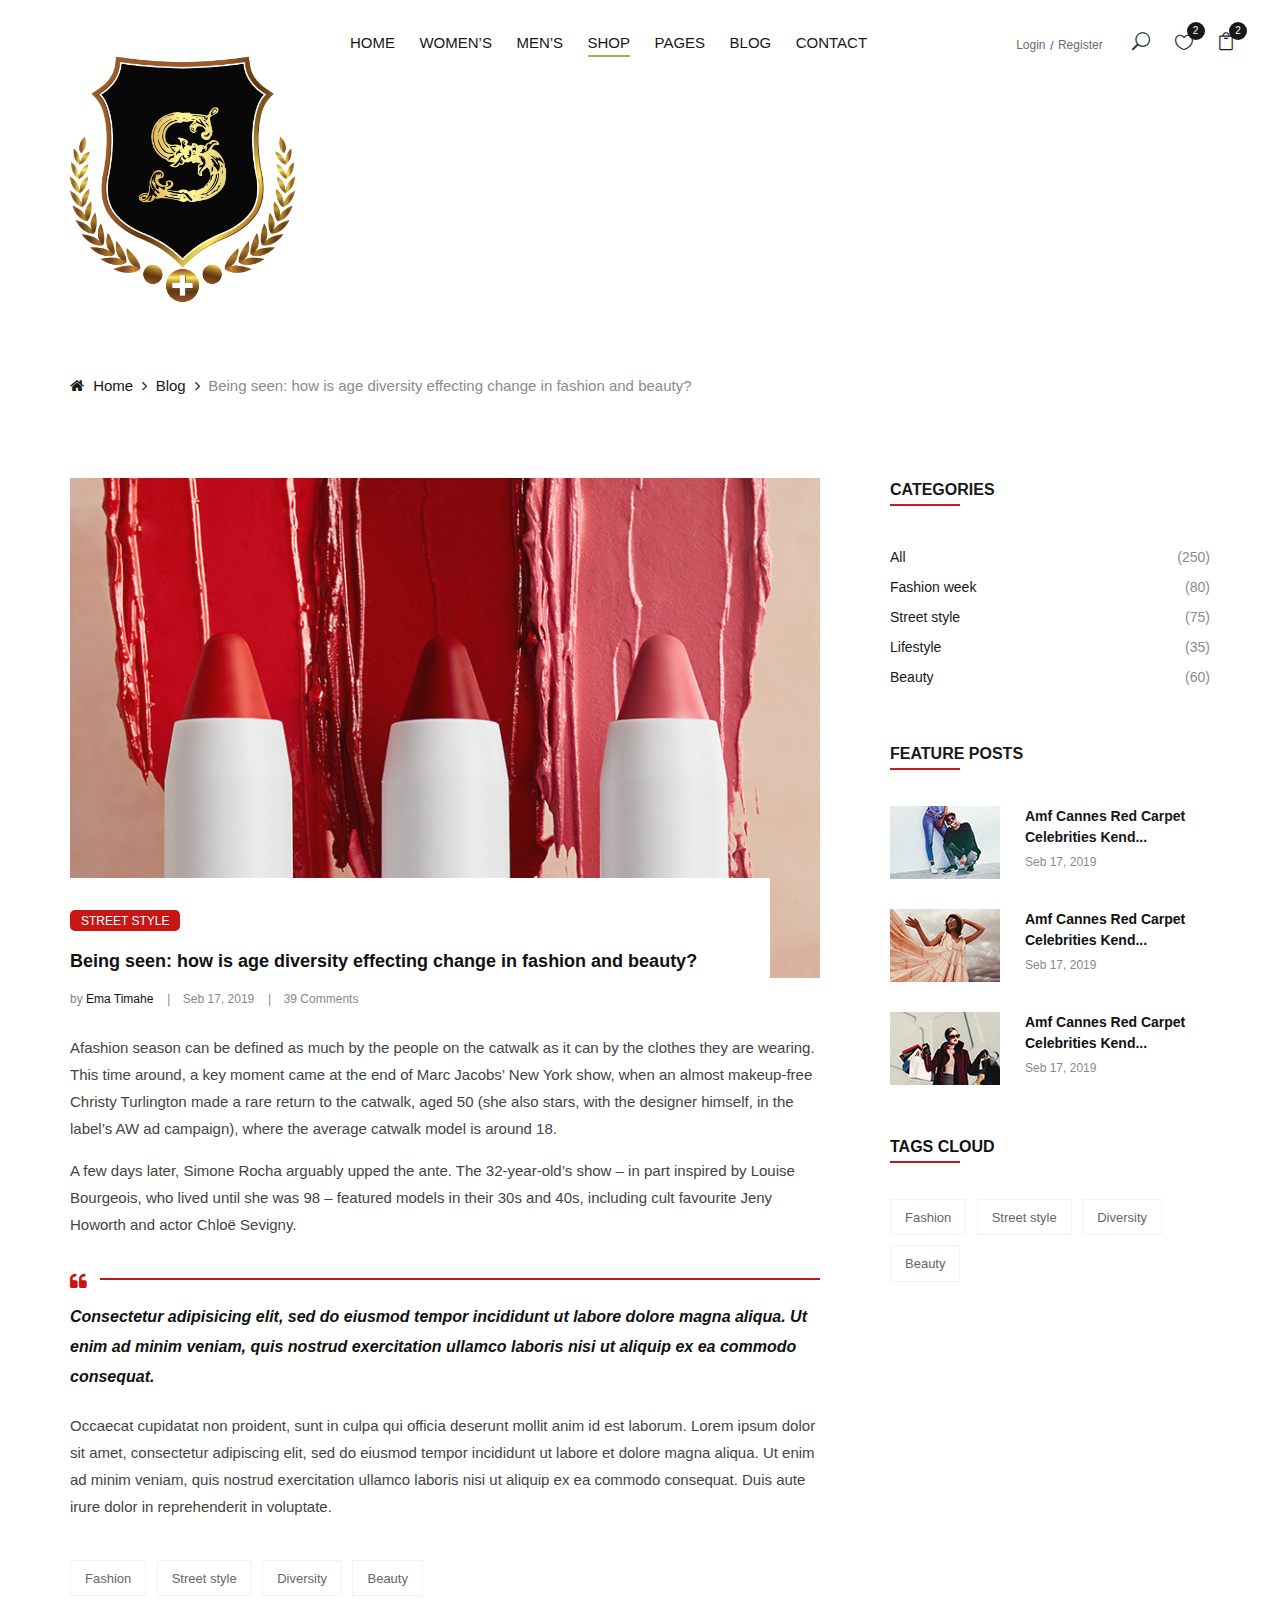
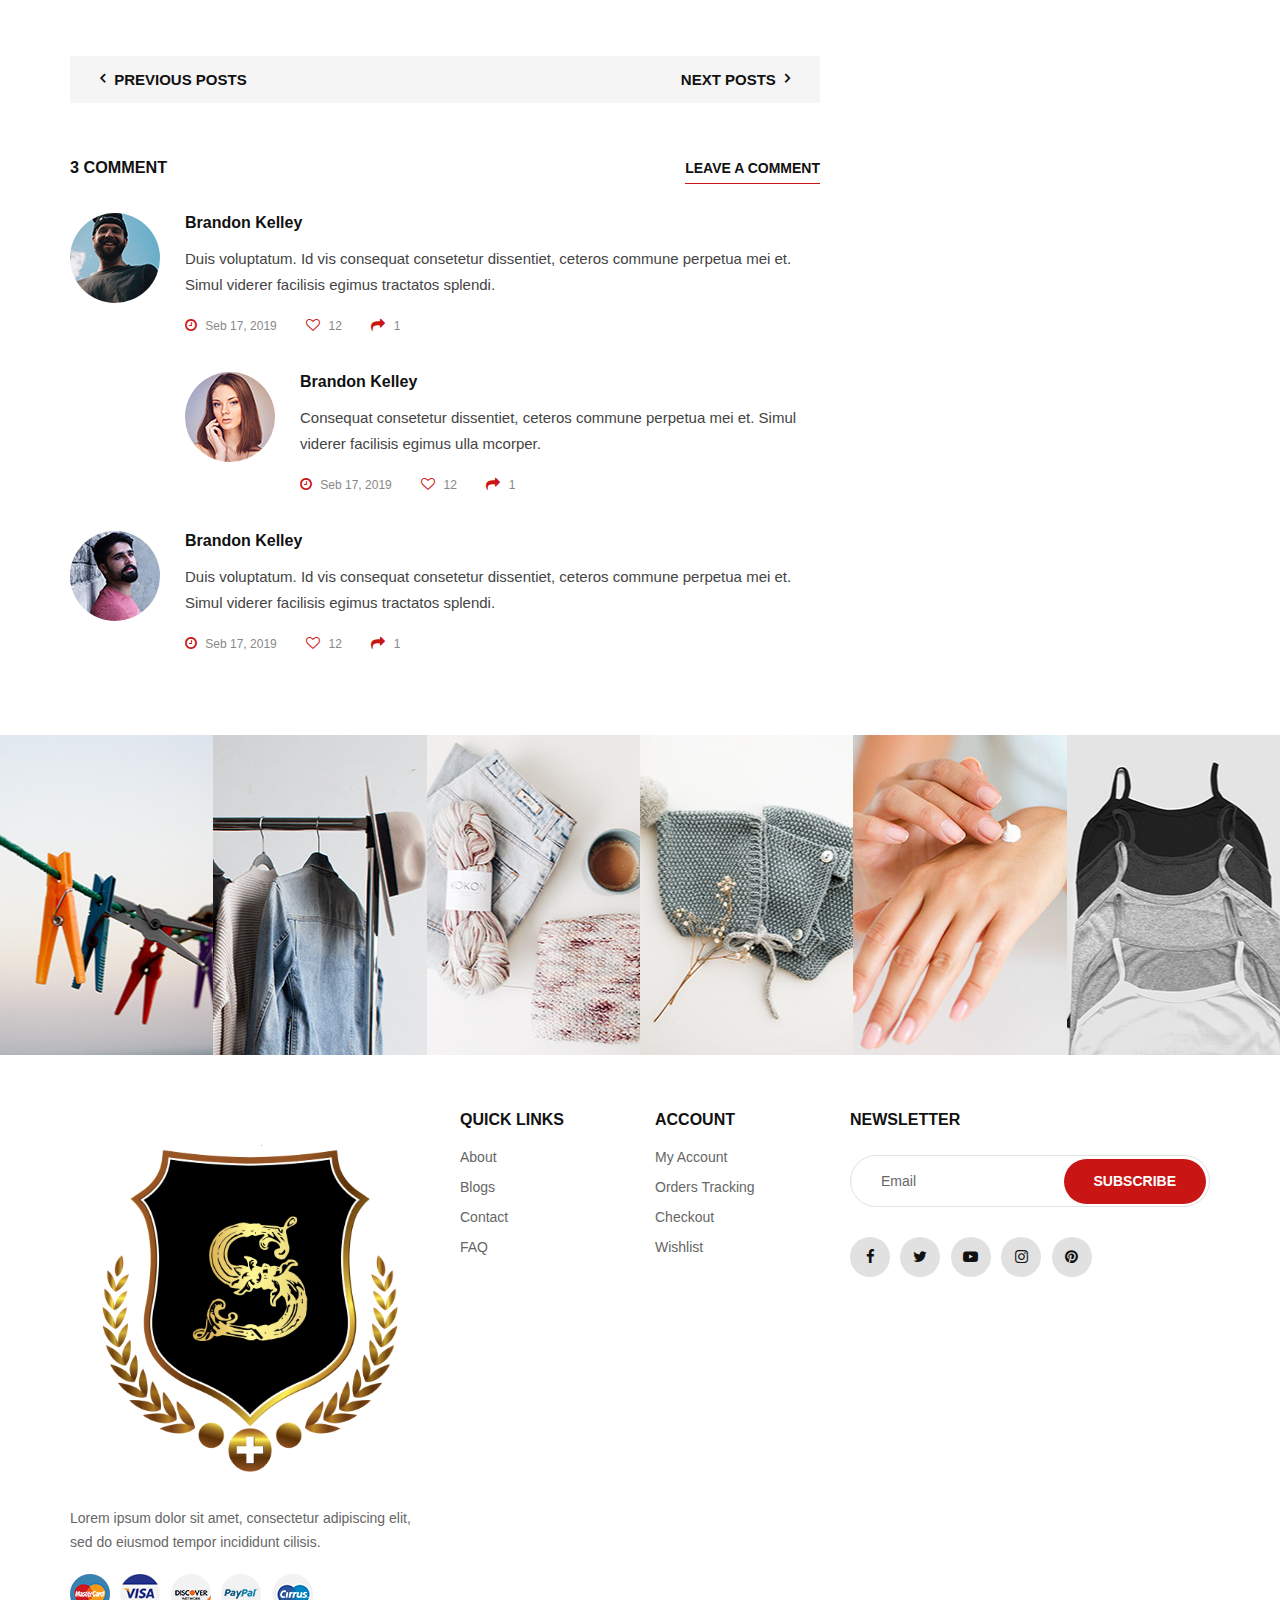
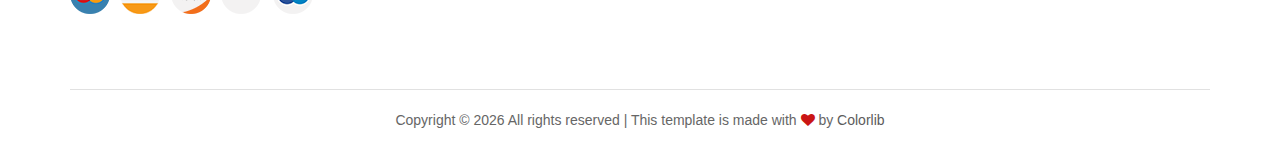
<file: blog-details.html>
<!DOCTYPE html>
<html lang="zxx">

<head>
    <meta charset="UTF-8">
    <meta name="description" content="Ashion Template">
    <meta name="keywords" content="Ashion, unica, creative, html">
    <meta name="viewport" content="width=device-width, initial-scale=1.0">
    <meta http-equiv="X-UA-Compatible" content="ie=edge">
    <title>Ashion | Template</title>

    <!-- Google Font -->
    <link href="https://fonts.googleapis.com/css2?family=Cookie&display=swap" rel="stylesheet">
    <link href="https://fonts.googleapis.com/css2?family=Montserrat:wght@400;500;600;700;800;900&display=swap"
    rel="stylesheet">

    <!-- Css Styles -->
    <link rel="stylesheet" href="css/bootstrap.min.css" type="text/css">
    <link rel="stylesheet" href="css/font-awesome.min.css" type="text/css">
    <link rel="stylesheet" href="css/elegant-icons.css" type="text/css">
    <link rel="stylesheet" href="css/jquery-ui.min.css" type="text/css">
    <link rel="stylesheet" href="css/magnific-popup.css" type="text/css">
    <link rel="stylesheet" href="css/owl.carousel.min.css" type="text/css">
    <link rel="stylesheet" href="css/slicknav.min.css" type="text/css">
    <link rel="stylesheet" href="css/style.css" type="text/css">
</head>

<body>
    <!-- Page Preloder -->
    <div id="preloder">
        <div class="loader"></div>
    </div>

    <!-- Offcanvas Menu Begin -->
    <div class="offcanvas-menu-overlay"></div>
    <div class="offcanvas-menu-wrapper">
        <div class="offcanvas__close">+</div>
        <ul class="offcanvas__widget">
            <li><span class="icon_search search-switch"></span></li>
            <li><a href="#"><span class="icon_heart_alt"></span>
                <div class="tip">2</div>
            </a></li>
            <li><a href="#"><span class="icon_bag_alt"></span>
                <div class="tip">2</div>
            </a></li>
        </ul>
        <div class="offcanvas__logo">
            <a href="./index.html"><img src="img/logo.png" alt=""></a>
        </div>
        <div id="mobile-menu-wrap"></div>
        <div class="offcanvas__auth">
            <a href="#">Login</a>
            <a href="#">Register</a>
        </div>
    </div>
    <!-- Offcanvas Menu End -->

    <!-- Header Section Begin -->
    <header class="header">
        <div class="container-fluid">
            <div class="row">
                <div class="col-xl-3 col-lg-2">
                    <div class="header__logo">
                        <a href="./index.html"><img src="img/logo.png" alt=""></a>
                    </div>
                </div>
                <div class="col-xl-6 col-lg-7">
                    <nav class="header__menu">
                        <ul>
                            <li><a href="./index.html">Home</a></li>
                            <li><a href="#">Women’s</a></li>
                            <li><a href="#">Men’s</a></li>
                            <li class="active"><a href="./shop.html">Shop</a></li>
                            <li><a href="#">Pages</a>
                                <ul class="dropdown">
                                    <li><a href="./product-details.html">Product Details</a></li>
                                    <li><a href="./shop-cart.html">Shop Cart</a></li>
                                    <li><a href="./checkout.html">Checkout</a></li>
                                    <li><a href="./blog-details.html">Blog Details</a></li>
                                </ul>
                            </li>
                            <li><a href="./blog.html">Blog</a></li>
                            <li><a href="./contact.html">Contact</a></li>
                        </ul>
                    </nav>
                </div>
                <div class="col-lg-3">
                    <div class="header__right">
                        <div class="header__right__auth">
                            <a href="#">Login</a>
                            <a href="#">Register</a>
                        </div>
                        <ul class="header__right__widget">
                            <li><span class="icon_search search-switch"></span></li>
                            <li><a href="#"><span class="icon_heart_alt"></span>
                                <div class="tip">2</div>
                            </a></li>
                            <li><a href="#"><span class="icon_bag_alt"></span>
                                <div class="tip">2</div>
                            </a></li>
                        </ul>
                    </div>
                </div>
            </div>
            <div class="canvas__open">
                <i class="fa fa-bars"></i>
            </div>
        </div>
    </header>
    <!-- Header Section End -->

    <!-- Breadcrumb Begin -->
    <div class="breadcrumb-option">
        <div class="container">
            <div class="row">
                <div class="col-lg-12">
                    <div class="breadcrumb__links">
                        <a href="./index.html"><i class="fa fa-home"></i> Home</a>
                        <a href="./blog.html">Blog</a>
                        <span>Being seen: how is age diversity effecting change in fashion and beauty?</span>
                    </div>
                </div>
            </div>
        </div>
    </div>
    <!-- Breadcrumb End -->

    <!-- Blog Details Section Begin -->
    <section class="blog-details spad">
        <div class="container">
            <div class="row">
                <div class="col-lg-8 col-md-8">
                    <div class="blog__details__content">
                        <div class="blog__details__item">
                            <img src="img/blog/details/blog-details.jpg" alt="">
                            <div class="blog__details__item__title">
                                <span class="tip">Street style</span>
                                <h4>Being seen: how is age diversity effecting change in fashion and beauty?</h4>
                                <ul>
                                    <li>by <span>Ema Timahe</span></li>
                                    <li>Seb 17, 2019</li>
                                    <li>39 Comments</li>
                                </ul>
                            </div>
                        </div>
                        <div class="blog__details__desc">
                            <p>Afashion season can be defined as much by the people on the catwalk as it can by the
                                clothes they are wearing. This time around, a key moment came at the end of Marc Jacobs’
                                New York show, when an almost makeup-free Christy Turlington made a rare return to the
                                catwalk, aged 50 (she also stars, with the designer himself, in the label’s AW ad
                            campaign), where the average catwalk model is around 18.</p>
                            <p>A few days later, Simone Rocha arguably upped the ante. The 32-year-old’s show – in part
                                inspired by Louise Bourgeois, who lived until she was 98 – featured models in their 30s
                            and 40s, including cult favourite Jeny Howorth and actor Chloë Sevigny.</p>
                        </div>
                        <div class="blog__details__quote">
                            <div class="icon"><i class="fa fa-quote-left"></i></div>
                            <p>Consectetur adipisicing elit, sed do eiusmod tempor incididunt ut labore dolore magna
                                aliqua. Ut enim ad minim veniam, quis nostrud exercitation ullamco laboris nisi ut
                            aliquip ex ea commodo consequat.</p>
                        </div>
                        <div class="blog__details__desc">
                            <p>Occaecat cupidatat non proident, sunt in culpa qui officia deserunt mollit anim id est
                                laborum. Lorem ipsum dolor sit amet, consectetur adipiscing elit, sed do eiusmod tempor
                                incididunt ut labore et dolore magna aliqua. Ut enim ad minim veniam, quis nostrud
                                exercitation ullamco laboris nisi ut aliquip ex ea commodo consequat. Duis aute irure
                            dolor in reprehenderit in voluptate.</p>
                        </div>
                        <div class="blog__details__tags">
                            <a href="#">Fashion</a>
                            <a href="#">Street style</a>
                            <a href="#">Diversity</a>
                            <a href="#">Beauty</a>
                        </div>
                        <div class="blog__details__btns">
                            <div class="row">
                                <div class="col-lg-6 col-md-6 col-sm-6">
                                    <div class="blog__details__btn__item">
                                        <h6><a href="#"><i class="fa fa-angle-left"></i> Previous posts</a></h6>
                                    </div>
                                </div>
                                <div class="col-lg-6 col-md-6 col-sm-6">
                                    <div class="blog__details__btn__item blog__details__btn__item--next">
                                        <h6><a href="#">Next posts <i class="fa fa-angle-right"></i></a></h6>
                                    </div>
                                </div>
                            </div>
                        </div>
                        <div class="blog__details__comment">
                            <h5>3 Comment</h5>
                            <a href="#" class="leave-btn">Leave a comment</a>
                            <div class="blog__comment__item">
                                <div class="blog__comment__item__pic">
                                    <img src="img/blog/details/comment-1.jpg" alt="">
                                </div>
                                <div class="blog__comment__item__text">
                                    <h6>Brandon Kelley</h6>
                                    <p>Duis voluptatum. Id vis consequat consetetur dissentiet, ceteros commune perpetua
                                    mei et. Simul viderer facilisis egimus tractatos splendi.</p>
                                    <ul>
                                        <li><i class="fa fa-clock-o"></i> Seb 17, 2019</li>
                                        <li><i class="fa fa-heart-o"></i> 12</li>
                                        <li><i class="fa fa-share"></i> 1</li>
                                    </ul>
                                </div>
                            </div>
                            <div class="blog__comment__item blog__comment__item--reply">
                                <div class="blog__comment__item__pic">
                                    <img src="img/blog/details/comment-2.jpg" alt="">
                                </div>
                                <div class="blog__comment__item__text">
                                    <h6>Brandon Kelley</h6>
                                    <p>Consequat consetetur dissentiet, ceteros commune perpetua mei et. Simul viderer
                                    facilisis egimus ulla mcorper.</p>
                                    <ul>
                                        <li><i class="fa fa-clock-o"></i> Seb 17, 2019</li>
                                        <li><i class="fa fa-heart-o"></i> 12</li>
                                        <li><i class="fa fa-share"></i> 1</li>
                                    </ul>
                                </div>
                            </div>
                            <div class="blog__comment__item">
                                <div class="blog__comment__item__pic">
                                    <img src="img/blog/details/comment-3.jpg" alt="">
                                </div>
                                <div class="blog__comment__item__text">
                                    <h6>Brandon Kelley</h6>
                                    <p>Duis voluptatum. Id vis consequat consetetur dissentiet, ceteros commune perpetua
                                    mei et. Simul viderer facilisis egimus tractatos splendi.</p>
                                    <ul>
                                        <li><i class="fa fa-clock-o"></i> Seb 17, 2019</li>
                                        <li><i class="fa fa-heart-o"></i> 12</li>
                                        <li><i class="fa fa-share"></i> 1</li>
                                    </ul>
                                </div>
                            </div>
                        </div>
                    </div>
                </div>
                <div class="col-lg-4 col-md-4">
                    <div class="blog__sidebar">
                        <div class="blog__sidebar__item">
                            <div class="section-title">
                                <h4>Categories</h4>
                            </div>
                            <ul>
                                <li><a href="#">All <span>(250)</span></a></li>
                                <li><a href="#">Fashion week <span>(80)</span></a></li>
                                <li><a href="#">Street style <span>(75)</span></a></li>
                                <li><a href="#">Lifestyle <span>(35)</span></a></li>
                                <li><a href="#">Beauty <span>(60)</span></a></li>
                            </ul>
                        </div>
                        <div class="blog__sidebar__item">
                            <div class="section-title">
                                <h4>Feature posts</h4>
                            </div>
                            <a href="#" class="blog__feature__item">
                                <div class="blog__feature__item__pic">
                                    <img src="img/blog/sidebar/fp-1.jpg" alt="">
                                </div>
                                <div class="blog__feature__item__text">
                                    <h6>Amf Cannes Red Carpet Celebrities Kend...</h6>
                                    <span>Seb 17, 2019</span>
                                </div>
                            </a>
                            <a href="#" class="blog__feature__item">
                                <div class="blog__feature__item__pic">
                                    <img src="img/blog/sidebar/fp-2.jpg" alt="">
                                </div>
                                <div class="blog__feature__item__text">
                                    <h6>Amf Cannes Red Carpet Celebrities Kend...</h6>
                                    <span>Seb 17, 2019</span>
                                </div>
                            </a>
                            <a href="#" class="blog__feature__item">
                                <div class="blog__feature__item__pic">
                                    <img src="img/blog/sidebar/fp-3.jpg" alt="">
                                </div>
                                <div class="blog__feature__item__text">
                                    <h6>Amf Cannes Red Carpet Celebrities Kend...</h6>
                                    <span>Seb 17, 2019</span>
                                </div>
                            </a>
                        </div>
                        <div class="blog__sidebar__item">
                            <div class="section-title">
                                <h4>Tags cloud</h4>
                            </div>
                            <div class="blog__sidebar__tags">
                                <a href="#">Fashion</a>
                                <a href="#">Street style</a>
                                <a href="#">Diversity</a>
                                <a href="#">Beauty</a>
                            </div>
                        </div>
                    </div>
                </div>
            </div>
        </div>
    </section>
    <!-- Blog Details Section End -->

    <!-- Instagram Begin -->
    <div class="instagram">
        <div class="container-fluid">
            <div class="row">
                <div class="col-lg-2 col-md-4 col-sm-4 col-md-6 col-sm-6 p-0">
                    <div class="instagram__item set-bg" data-setbg="img/instagram/insta-1.jpg">
                        <div class="instagram__text">
                            <i class="fa fa-instagram"></i>
                            <a href="#">@ ashion_shop</a>
                        </div>
                    </div>
                </div>
                <div class="col-lg-2 col-md-4 col-sm-4 col-md-6 col-sm-6 p-0">
                    <div class="instagram__item set-bg" data-setbg="img/instagram/insta-2.jpg">
                        <div class="instagram__text">
                            <i class="fa fa-instagram"></i>
                            <a href="#">@ ashion_shop</a>
                        </div>
                    </div>
                </div>
                <div class="col-lg-2 col-md-4 col-sm-4 col-md-6 col-sm-6 p-0">
                    <div class="instagram__item set-bg" data-setbg="img/instagram/insta-3.jpg">
                        <div class="instagram__text">
                            <i class="fa fa-instagram"></i>
                            <a href="#">@ ashion_shop</a>
                        </div>
                    </div>
                </div>
                <div class="col-lg-2 col-md-4 col-sm-4 col-md-6 col-sm-6 p-0">
                    <div class="instagram__item set-bg" data-setbg="img/instagram/insta-4.jpg">
                        <div class="instagram__text">
                            <i class="fa fa-instagram"></i>
                            <a href="#">@ ashion_shop</a>
                        </div>
                    </div>
                </div>
                <div class="col-lg-2 col-md-4 col-sm-4 col-md-6 col-sm-6 p-0">
                    <div class="instagram__item set-bg" data-setbg="img/instagram/insta-5.jpg">
                        <div class="instagram__text">
                            <i class="fa fa-instagram"></i>
                            <a href="#">@ ashion_shop</a>
                        </div>
                    </div>
                </div>
                <div class="col-lg-2 col-md-4 col-sm-4 col-md-6 col-sm-6 p-0">
                    <div class="instagram__item set-bg" data-setbg="img/instagram/insta-6.jpg">
                        <div class="instagram__text">
                            <i class="fa fa-instagram"></i>
                            <a href="#">@ ashion_shop</a>
                        </div>
                    </div>
                </div>
            </div>
        </div>
    </div>
    <!-- Instagram End -->

    <!-- Footer Section Begin -->
    <footer class="footer">
        <div class="container">
            <div class="row">
                <div class="col-lg-4 col-md-6 col-sm-7">
                    <div class="footer__about">
                        <div class="footer__logo">
                            <a href="./index.html"><img src="img/logo.png" alt=""></a>
                        </div>
                        <p>Lorem ipsum dolor sit amet, consectetur adipiscing elit, sed do eiusmod tempor incididunt
                        cilisis.</p>
                        <div class="footer__payment">
                            <a href="#"><img src="img/payment/payment-1.png" alt=""></a>
                            <a href="#"><img src="img/payment/payment-2.png" alt=""></a>
                            <a href="#"><img src="img/payment/payment-3.png" alt=""></a>
                            <a href="#"><img src="img/payment/payment-4.png" alt=""></a>
                            <a href="#"><img src="img/payment/payment-5.png" alt=""></a>
                        </div>
                    </div>
                </div>
                <div class="col-lg-2 col-md-3 col-sm-5">
                    <div class="footer__widget">
                        <h6>Quick links</h6>
                        <ul>
                            <li><a href="#">About</a></li>
                            <li><a href="#">Blogs</a></li>
                            <li><a href="#">Contact</a></li>
                            <li><a href="#">FAQ</a></li>
                        </ul>
                    </div>
                </div>
                <div class="col-lg-2 col-md-3 col-sm-4">
                    <div class="footer__widget">
                        <h6>Account</h6>
                        <ul>
                            <li><a href="#">My Account</a></li>
                            <li><a href="#">Orders Tracking</a></li>
                            <li><a href="#">Checkout</a></li>
                            <li><a href="#">Wishlist</a></li>
                        </ul>
                    </div>
                </div>
                <div class="col-lg-4 col-md-8 col-sm-8">
                    <div class="footer__newslatter">
                        <h6>NEWSLETTER</h6>
                        <form action="#">
                            <input type="text" placeholder="Email">
                            <button type="submit" class="site-btn">Subscribe</button>
                        </form>
                        <div class="footer__social">
                            <a href="#"><i class="fa fa-facebook"></i></a>
                            <a href="#"><i class="fa fa-twitter"></i></a>
                            <a href="#"><i class="fa fa-youtube-play"></i></a>
                            <a href="#"><i class="fa fa-instagram"></i></a>
                            <a href="#"><i class="fa fa-pinterest"></i></a>
                        </div>
                    </div>
                </div>
            </div>
            <div class="row">
                <div class="col-lg-12">
                    <!-- Link back to Colorlib can't be removed. Template is licensed under CC BY 3.0. -->
                    <div class="footer__copyright__text">
                        <p>Copyright &copy; <script>document.write(new Date().getFullYear());</script> All rights reserved | This template is made with <i class="fa fa-heart" aria-hidden="true"></i> by <a href="https://colorlib.com" target="_blank">Colorlib</a></p>
                    </div>
                    <!-- Link back to Colorlib can't be removed. Template is licensed under CC BY 3.0. -->
                </div>
            </div>
        </div>
    </footer>
    <!-- Footer Section End -->

    <!-- Search Begin -->
    <div class="search-model">
        <div class="h-100 d-flex align-items-center justify-content-center">
            <div class="search-close-switch">+</div>
            <form class="search-model-form">
                <input type="text" id="search-input" placeholder="Search here.....">
            </form>
        </div>
    </div>
    <!-- Search End -->

    <!-- Js Plugins -->
    <script src="js/jquery-3.3.1.min.js"></script>
    <script src="js/bootstrap.min.js"></script>
    <script src="js/jquery.magnific-popup.min.js"></script>
    <script src="js/jquery-ui.min.js"></script>
    <script src="js/mixitup.min.js"></script>
    <script src="js/jquery.countdown.min.js"></script>
    <script src="js/jquery.slicknav.js"></script>
    <script src="js/owl.carousel.min.js"></script>
    <script src="js/jquery.nicescroll.min.js"></script>
    <script src="js/main.js"></script>
</body>

</html>
</file>
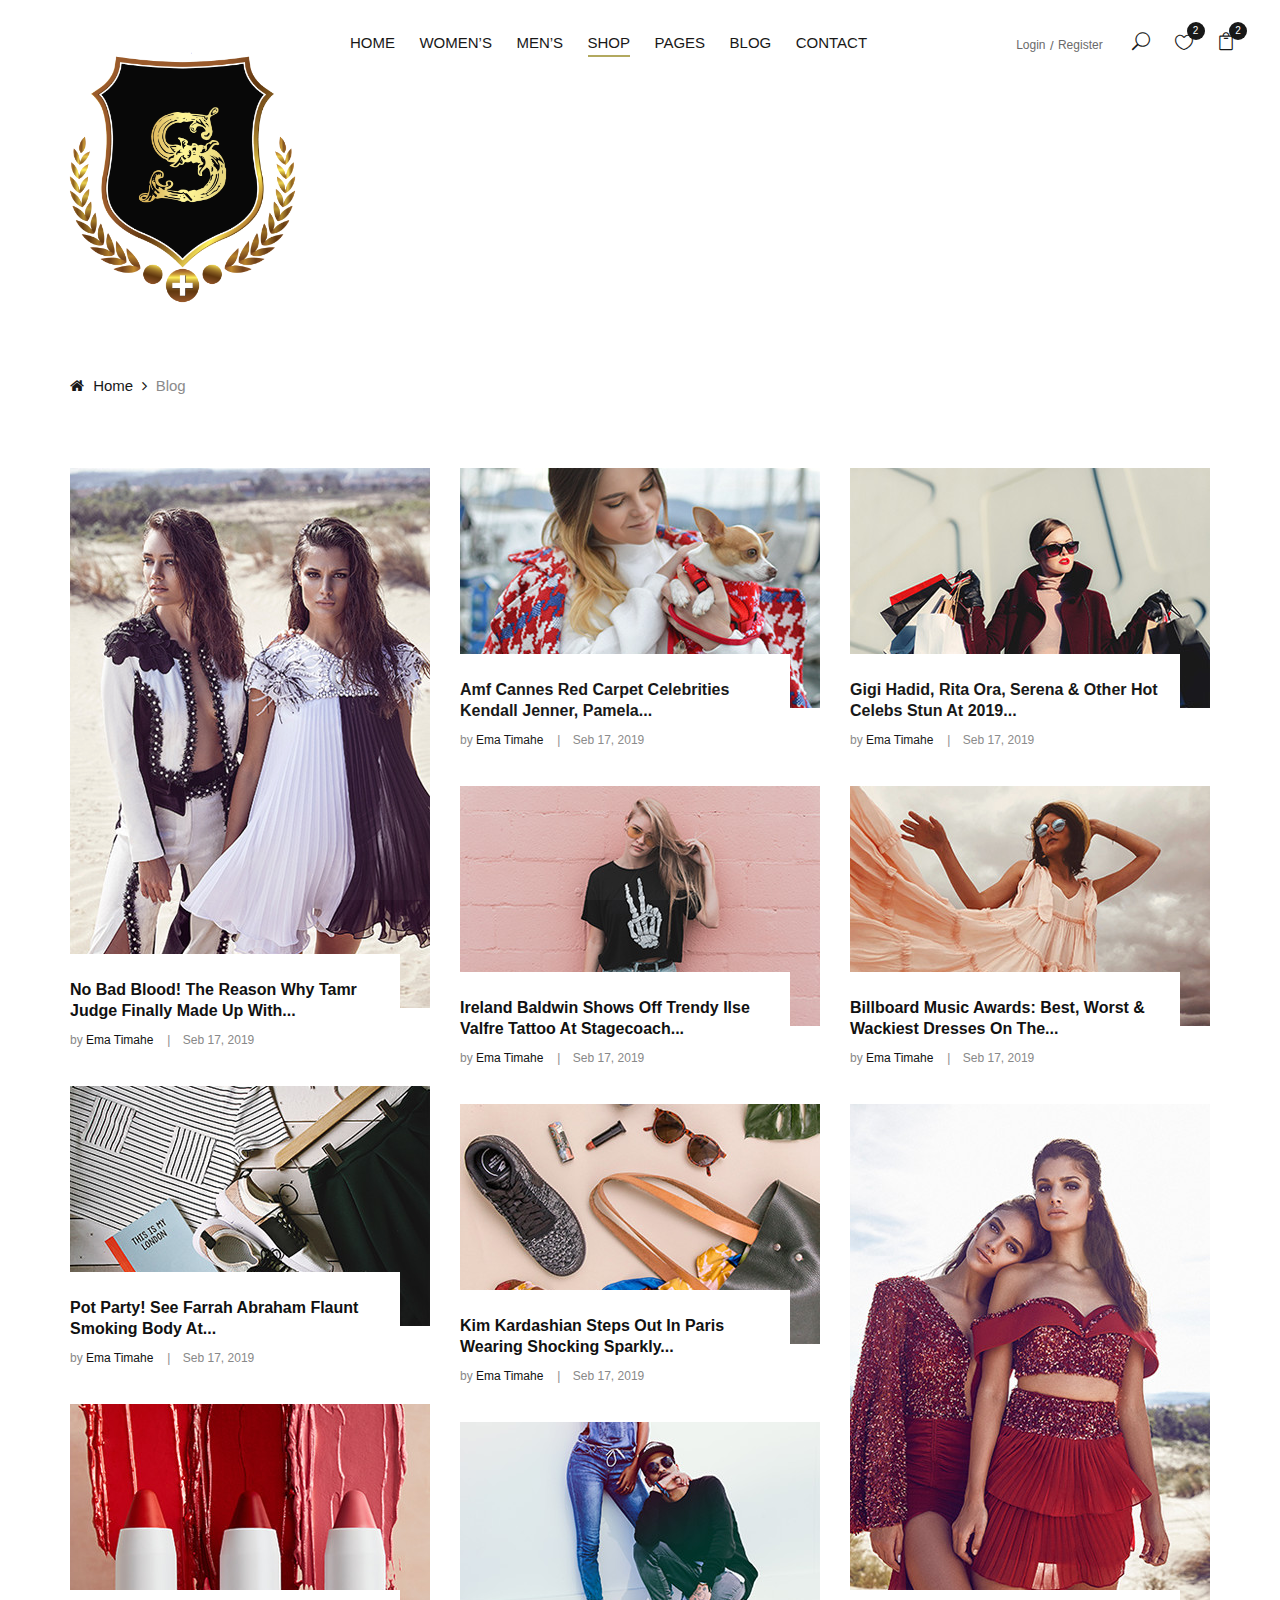
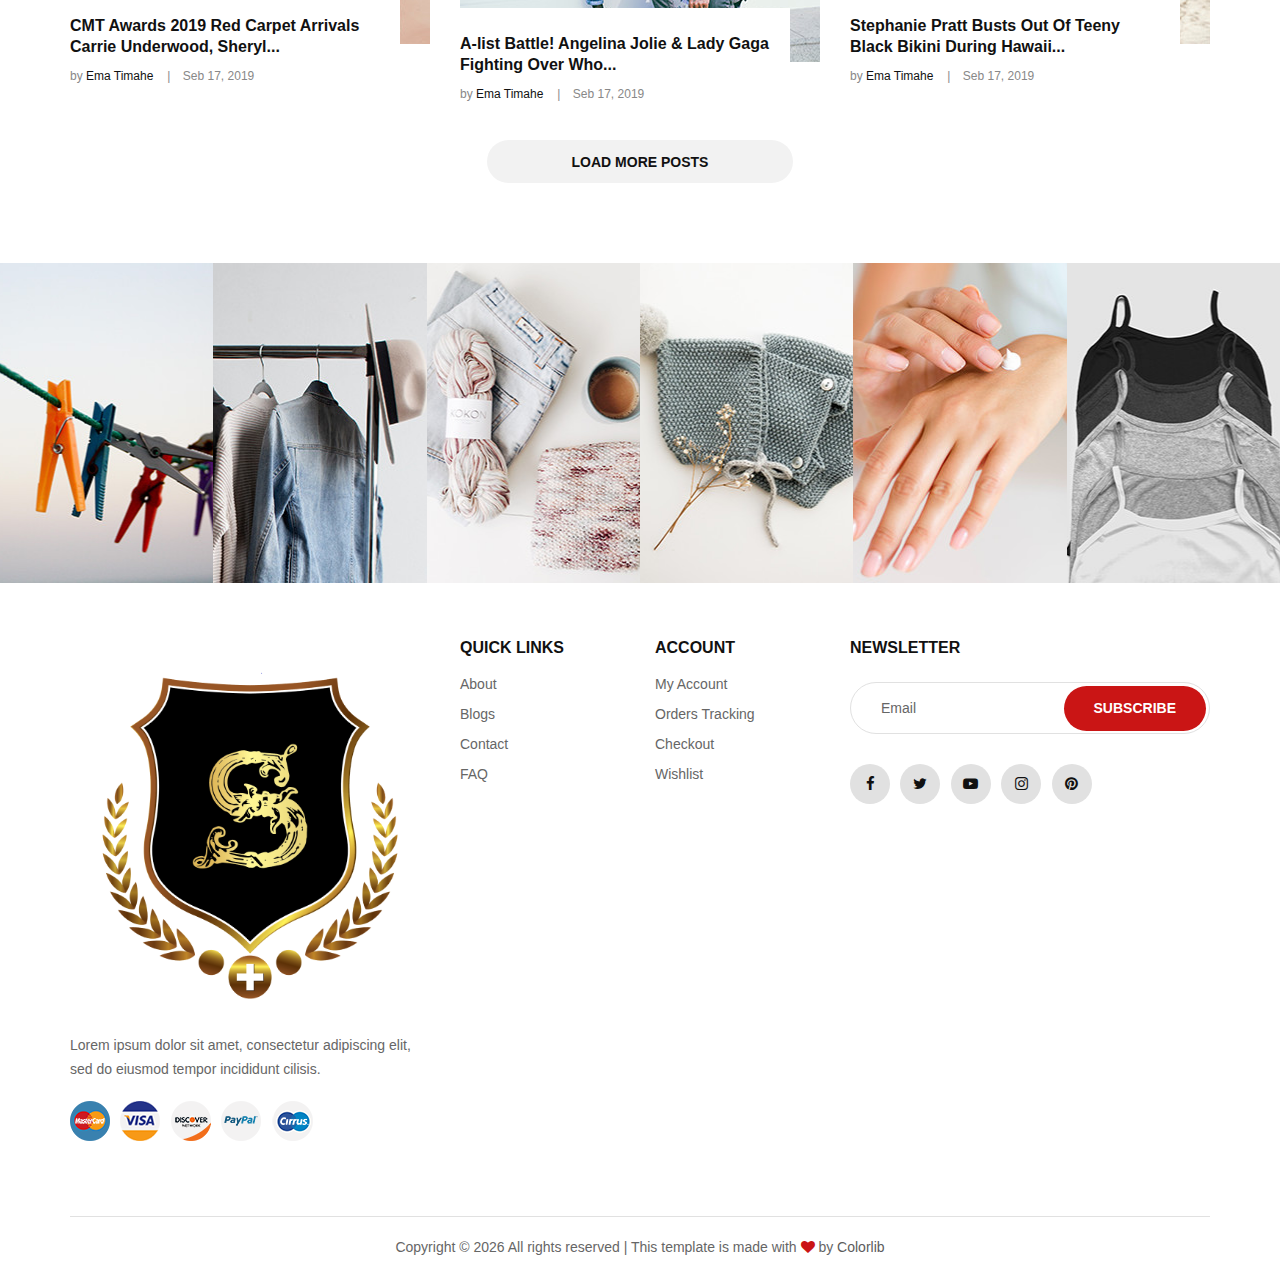
<file: blog.html>
<!DOCTYPE html>
<html lang="zxx">

<head>
    <meta charset="UTF-8">
    <meta name="description" content="Ashion Template">
    <meta name="keywords" content="Ashion, unica, creative, html">
    <meta name="viewport" content="width=device-width, initial-scale=1.0">
    <meta http-equiv="X-UA-Compatible" content="ie=edge">
    <title>Ashion | Template</title>

    <!-- Google Font -->
    <link href="https://fonts.googleapis.com/css2?family=Cookie&display=swap" rel="stylesheet">
    <link href="https://fonts.googleapis.com/css2?family=Montserrat:wght@400;500;600;700;800;900&display=swap"
    rel="stylesheet">

    <!-- Css Styles -->
    <link rel="stylesheet" href="css/bootstrap.min.css" type="text/css">
    <link rel="stylesheet" href="css/font-awesome.min.css" type="text/css">
    <link rel="stylesheet" href="css/elegant-icons.css" type="text/css">
    <link rel="stylesheet" href="css/jquery-ui.min.css" type="text/css">
    <link rel="stylesheet" href="css/magnific-popup.css" type="text/css">
    <link rel="stylesheet" href="css/owl.carousel.min.css" type="text/css">
    <link rel="stylesheet" href="css/slicknav.min.css" type="text/css">
    <link rel="stylesheet" href="css/style.css" type="text/css">
</head>

<body>
    <!-- Page Preloder -->
    <div id="preloder">
        <div class="loader"></div>
    </div>

    <!-- Offcanvas Menu Begin -->
    <div class="offcanvas-menu-overlay"></div>
    <div class="offcanvas-menu-wrapper">
        <div class="offcanvas__close">+</div>
        <ul class="offcanvas__widget">
            <li><span class="icon_search search-switch"></span></li>
            <li><a href="#"><span class="icon_heart_alt"></span>
                <div class="tip">2</div>
            </a></li>
            <li><a href="#"><span class="icon_bag_alt"></span>
                <div class="tip">2</div>
            </a></li>
        </ul>
        <div class="offcanvas__logo">
            <a href="./index.html"><img src="img/logo.png" alt=""></a>
        </div>
        <div id="mobile-menu-wrap"></div>
        <div class="offcanvas__auth">
            <a href="#">Login</a>
            <a href="#">Register</a>
        </div>
    </div>
    <!-- Offcanvas Menu End -->

    <!-- Header Section Begin -->
    <header class="header">
        <div class="container-fluid">
            <div class="row">
                <div class="col-xl-3 col-lg-2">
                    <div class="header__logo">
                        <a href="./index.html"><img src="img/logo.png" alt=""></a>
                    </div>
                </div>
                <div class="col-xl-6 col-lg-7">
                    <nav class="header__menu">
                        <ul>
                            <li><a href="./index.html">Home</a></li>
                            <li><a href="#">Women’s</a></li>
                            <li><a href="#">Men’s</a></li>
                            <li class="active"><a href="./shop.html">Shop</a></li>
                            <li><a href="#">Pages</a>
                                <ul class="dropdown">
                                    <li><a href="./product-details.html">Product Details</a></li>
                                    <li><a href="./shop-cart.html">Shop Cart</a></li>
                                    <li><a href="./checkout.html">Checkout</a></li>
                                    <li><a href="./blog-details.html">Blog Details</a></li>
                                </ul>
                            </li>
                            <li><a href="./blog.html">Blog</a></li>
                            <li><a href="./contact.html">Contact</a></li>
                        </ul>
                    </nav>
                </div>
                <div class="col-lg-3">
                    <div class="header__right">
                        <div class="header__right__auth">
                            <a href="#">Login</a>
                            <a href="#">Register</a>
                        </div>
                        <ul class="header__right__widget">
                            <li><span class="icon_search search-switch"></span></li>
                            <li><a href="#"><span class="icon_heart_alt"></span>
                                <div class="tip">2</div>
                            </a></li>
                            <li><a href="#"><span class="icon_bag_alt"></span>
                                <div class="tip">2</div>
                            </a></li>
                        </ul>
                    </div>
                </div>
            </div>
            <div class="canvas__open">
                <i class="fa fa-bars"></i>
            </div>
        </div>
    </header>
    <!-- Header Section End -->

    <!-- Breadcrumb Begin -->
    <div class="breadcrumb-option">
        <div class="container">
            <div class="row">
                <div class="col-lg-12">
                    <div class="breadcrumb__links">
                        <a href="./index.html"><i class="fa fa-home"></i> Home</a>
                        <span>Blog</span>
                    </div>
                </div>
            </div>
        </div>
    </div>
    <!-- Breadcrumb End -->

    <!-- Blog Section Begin -->
    <section class="blog spad">
        <div class="container">
            <div class="row">
                <div class="col-lg-4 col-md-4 col-sm-6">
                    <div class="blog__item">
                        <div class="blog__item__pic large__item set-bg" data-setbg="img/blog/blog-1.jpg"></div>
                        <div class="blog__item__text">
                            <h6><a href="#">No Bad Blood! The Reason Why Tamr Judge Finally Made Up With...</a></h6>
                            <ul>
                                <li>by <span>Ema Timahe</span></li>
                                <li>Seb 17, 2019</li>
                            </ul>
                        </div>
                    </div>
                    <div class="blog__item">
                        <div class="blog__item__pic set-bg" data-setbg="img/blog/blog-7.jpg"></div>
                        <div class="blog__item__text">
                            <h6><a href="#">Pot Party! See Farrah Abraham Flaunt Smoking Body At...</a></h6>
                            <ul>
                                <li>by <span>Ema Timahe</span></li>
                                <li>Seb 17, 2019</li>
                            </ul>
                        </div>
                    </div>
                    <div class="blog__item">
                        <div class="blog__item__pic set-bg" data-setbg="img/blog/blog-9.jpg"></div>
                        <div class="blog__item__text">
                            <h6><a href="#">CMT Awards 2019 Red Carpet Arrivals Carrie Underwood, Sheryl...</a></h6>
                            <ul>
                                <li>by <span>Ema Timahe</span></li>
                                <li>Seb 17, 2019</li>
                            </ul>
                        </div>
                    </div>
                </div>
                <div class="col-lg-4 col-md-4 col-sm-6">
                    <div class="blog__item">
                        <div class="blog__item__pic set-bg" data-setbg="img/blog/blog-2.jpg"></div>
                        <div class="blog__item__text">
                            <h6><a href="#">Amf Cannes Red Carpet Celebrities Kendall Jenner, Pamela...</a></h6>
                            <ul>
                                <li>by <span>Ema Timahe</span></li>
                                <li>Seb 17, 2019</li>
                            </ul>
                        </div>
                    </div>
                    <div class="blog__item">
                        <div class="blog__item__pic set-bg" data-setbg="img/blog/blog-4.jpg"></div>
                        <div class="blog__item__text">
                            <h6><a href="#">Ireland Baldwin Shows Off Trendy Ilse Valfre Tattoo At Stagecoach...</a>
                            </h6>
                            <ul>
                                <li>by <span>Ema Timahe</span></li>
                                <li>Seb 17, 2019</li>
                            </ul>
                        </div>
                    </div>
                    <div class="blog__item">
                        <div class="blog__item__pic set-bg" data-setbg="img/blog/blog-8.jpg"></div>
                        <div class="blog__item__text">
                            <h6><a href="#">Kim Kardashian Steps Out In Paris Wearing Shocking Sparkly...</a></h6>
                            <ul>
                                <li>by <span>Ema Timahe</span></li>
                                <li>Seb 17, 2019</li>
                            </ul>
                        </div>
                    </div>
                    <div class="blog__item">
                        <div class="blog__item__pic set-bg" data-setbg="img/blog/blog-10.jpg"></div>
                        <div class="blog__item__text">
                            <h6><a href="#">A-list Battle! Angelina Jolie & Lady Gaga Fighting Over Who...</a></h6>
                            <ul>
                                <li>by <span>Ema Timahe</span></li>
                                <li>Seb 17, 2019</li>
                            </ul>
                        </div>
                    </div>
                </div>
                <div class="col-lg-4 col-md-4 col-sm-6">
                    <div class="blog__item">
                        <div class="blog__item__pic set-bg" data-setbg="img/blog/blog-3.jpg"></div>
                        <div class="blog__item__text">
                            <h6><a href="#">Gigi Hadid, Rita Ora, Serena & Other Hot Celebs Stun At 2019...</a></h6>
                            <ul>
                                <li>by <span>Ema Timahe</span></li>
                                <li>Seb 17, 2019</li>
                            </ul>
                        </div>
                    </div>
                    <div class="blog__item">
                        <div class="blog__item__pic set-bg" data-setbg="img/blog/blog-5.jpg"></div>
                        <div class="blog__item__text">
                            <h6><a href="#">Billboard Music Awards: Best, Worst & Wackiest Dresses On The...</a></h6>
                            <ul>
                                <li>by <span>Ema Timahe</span></li>
                                <li>Seb 17, 2019</li>
                            </ul>
                        </div>
                    </div>
                    <div class="blog__item">
                        <div class="blog__item__pic large__item set-bg" data-setbg="img/blog/blog-6.jpg"></div>
                        <div class="blog__item__text">
                            <h6><a href="#">Stephanie Pratt Busts Out Of Teeny Black Bikini During Hawaii...</a></h6>
                            <ul>
                                <li>by <span>Ema Timahe</span></li>
                                <li>Seb 17, 2019</li>
                            </ul>
                        </div>
                    </div>
                </div>
                <div class="col-lg-12 text-center">
                    <a href="#" class="primary-btn load-btn">Load more posts</a>
                </div>
            </div>
        </div>
    </section>
    <!-- Blog Section End -->

    <!-- Instagram Begin -->
    <div class="instagram">
        <div class="container-fluid">
            <div class="row">
                <div class="col-lg-2 col-md-4 col-sm-4 p-0">
                    <div class="instagram__item set-bg" data-setbg="img/instagram/insta-1.jpg">
                        <div class="instagram__text">
                            <i class="fa fa-instagram"></i>
                            <a href="#">@ ashion_shop</a>
                        </div>
                    </div>
                </div>
                <div class="col-lg-2 col-md-4 col-sm-4 p-0">
                    <div class="instagram__item set-bg" data-setbg="img/instagram/insta-2.jpg">
                        <div class="instagram__text">
                            <i class="fa fa-instagram"></i>
                            <a href="#">@ ashion_shop</a>
                        </div>
                    </div>
                </div>
                <div class="col-lg-2 col-md-4 col-sm-4 p-0">
                    <div class="instagram__item set-bg" data-setbg="img/instagram/insta-3.jpg">
                        <div class="instagram__text">
                            <i class="fa fa-instagram"></i>
                            <a href="#">@ ashion_shop</a>
                        </div>
                    </div>
                </div>
                <div class="col-lg-2 col-md-4 col-sm-4 p-0">
                    <div class="instagram__item set-bg" data-setbg="img/instagram/insta-4.jpg">
                        <div class="instagram__text">
                            <i class="fa fa-instagram"></i>
                            <a href="#">@ ashion_shop</a>
                        </div>
                    </div>
                </div>
                <div class="col-lg-2 col-md-4 col-sm-4 p-0">
                    <div class="instagram__item set-bg" data-setbg="img/instagram/insta-5.jpg">
                        <div class="instagram__text">
                            <i class="fa fa-instagram"></i>
                            <a href="#">@ ashion_shop</a>
                        </div>
                    </div>
                </div>
                <div class="col-lg-2 col-md-4 col-sm-4 p-0">
                    <div class="instagram__item set-bg" data-setbg="img/instagram/insta-6.jpg">
                        <div class="instagram__text">
                            <i class="fa fa-instagram"></i>
                            <a href="#">@ ashion_shop</a>
                        </div>
                    </div>
                </div>
            </div>
        </div>
    </div>
    <!-- Instagram End -->

    <!-- Footer Section Begin -->
    <footer class="footer">
        <div class="container">
            <div class="row">
                <div class="col-lg-4 col-md-6 col-sm-7">
                    <div class="footer__about">
                        <div class="footer__logo">
                            <a href="./index.html"><img src="img/logo.png" alt=""></a>
                        </div>
                        <p>Lorem ipsum dolor sit amet, consectetur adipiscing elit, sed do eiusmod tempor incididunt
                        cilisis.</p>
                        <div class="footer__payment">
                            <a href="#"><img src="img/payment/payment-1.png" alt=""></a>
                            <a href="#"><img src="img/payment/payment-2.png" alt=""></a>
                            <a href="#"><img src="img/payment/payment-3.png" alt=""></a>
                            <a href="#"><img src="img/payment/payment-4.png" alt=""></a>
                            <a href="#"><img src="img/payment/payment-5.png" alt=""></a>
                        </div>
                    </div>
                </div>
                <div class="col-lg-2 col-md-3 col-sm-5">
                    <div class="footer__widget">
                        <h6>Quick links</h6>
                        <ul>
                            <li><a href="#">About</a></li>
                            <li><a href="#">Blogs</a></li>
                            <li><a href="#">Contact</a></li>
                            <li><a href="#">FAQ</a></li>
                        </ul>
                    </div>
                </div>
                <div class="col-lg-2 col-md-3 col-sm-4">
                    <div class="footer__widget">
                        <h6>Account</h6>
                        <ul>
                            <li><a href="#">My Account</a></li>
                            <li><a href="#">Orders Tracking</a></li>
                            <li><a href="#">Checkout</a></li>
                            <li><a href="#">Wishlist</a></li>
                        </ul>
                    </div>
                </div>
                <div class="col-lg-4 col-md-8 col-sm-8">
                    <div class="footer__newslatter">
                        <h6>NEWSLETTER</h6>
                        <form action="#">
                            <input type="text" placeholder="Email">
                            <button type="submit" class="site-btn">Subscribe</button>
                        </form>
                        <div class="footer__social">
                            <a href="#"><i class="fa fa-facebook"></i></a>
                            <a href="#"><i class="fa fa-twitter"></i></a>
                            <a href="#"><i class="fa fa-youtube-play"></i></a>
                            <a href="#"><i class="fa fa-instagram"></i></a>
                            <a href="#"><i class="fa fa-pinterest"></i></a>
                        </div>
                    </div>
                </div>
            </div>
            <div class="row">
                <div class="col-lg-12">
                    <!-- Link back to Colorlib can't be removed. Template is licensed under CC BY 3.0. -->
                    <div class="footer__copyright__text">
                        <p>Copyright &copy; <script>document.write(new Date().getFullYear());</script> All rights reserved | This template is made with <i class="fa fa-heart" aria-hidden="true"></i> by <a href="https://colorlib.com" target="_blank">Colorlib</a></p>
                    </div>
                    <!-- Link back to Colorlib can't be removed. Template is licensed under CC BY 3.0. -->
                </div>
            </div>
        </div>
    </footer>
    <!-- Footer Section End -->

    <!-- Search Begin -->
    <div class="search-model">
        <div class="h-100 d-flex align-items-center justify-content-center">
            <div class="search-close-switch">+</div>
            <form class="search-model-form">
                <input type="text" id="search-input" placeholder="Search here.....">
            </form>
        </div>
    </div>
    <!-- Search End -->

    <!-- Js Plugins -->
    <script src="js/jquery-3.3.1.min.js"></script>
    <script src="js/bootstrap.min.js"></script>
    <script src="js/jquery.magnific-popup.min.js"></script>
    <script src="js/jquery-ui.min.js"></script>
    <script src="js/mixitup.min.js"></script>
    <script src="js/jquery.countdown.min.js"></script>
    <script src="js/jquery.slicknav.js"></script>
    <script src="js/owl.carousel.min.js"></script>
    <script src="js/jquery.nicescroll.min.js"></script>
    <script src="js/main.js"></script>
</body>

</html>
</file>
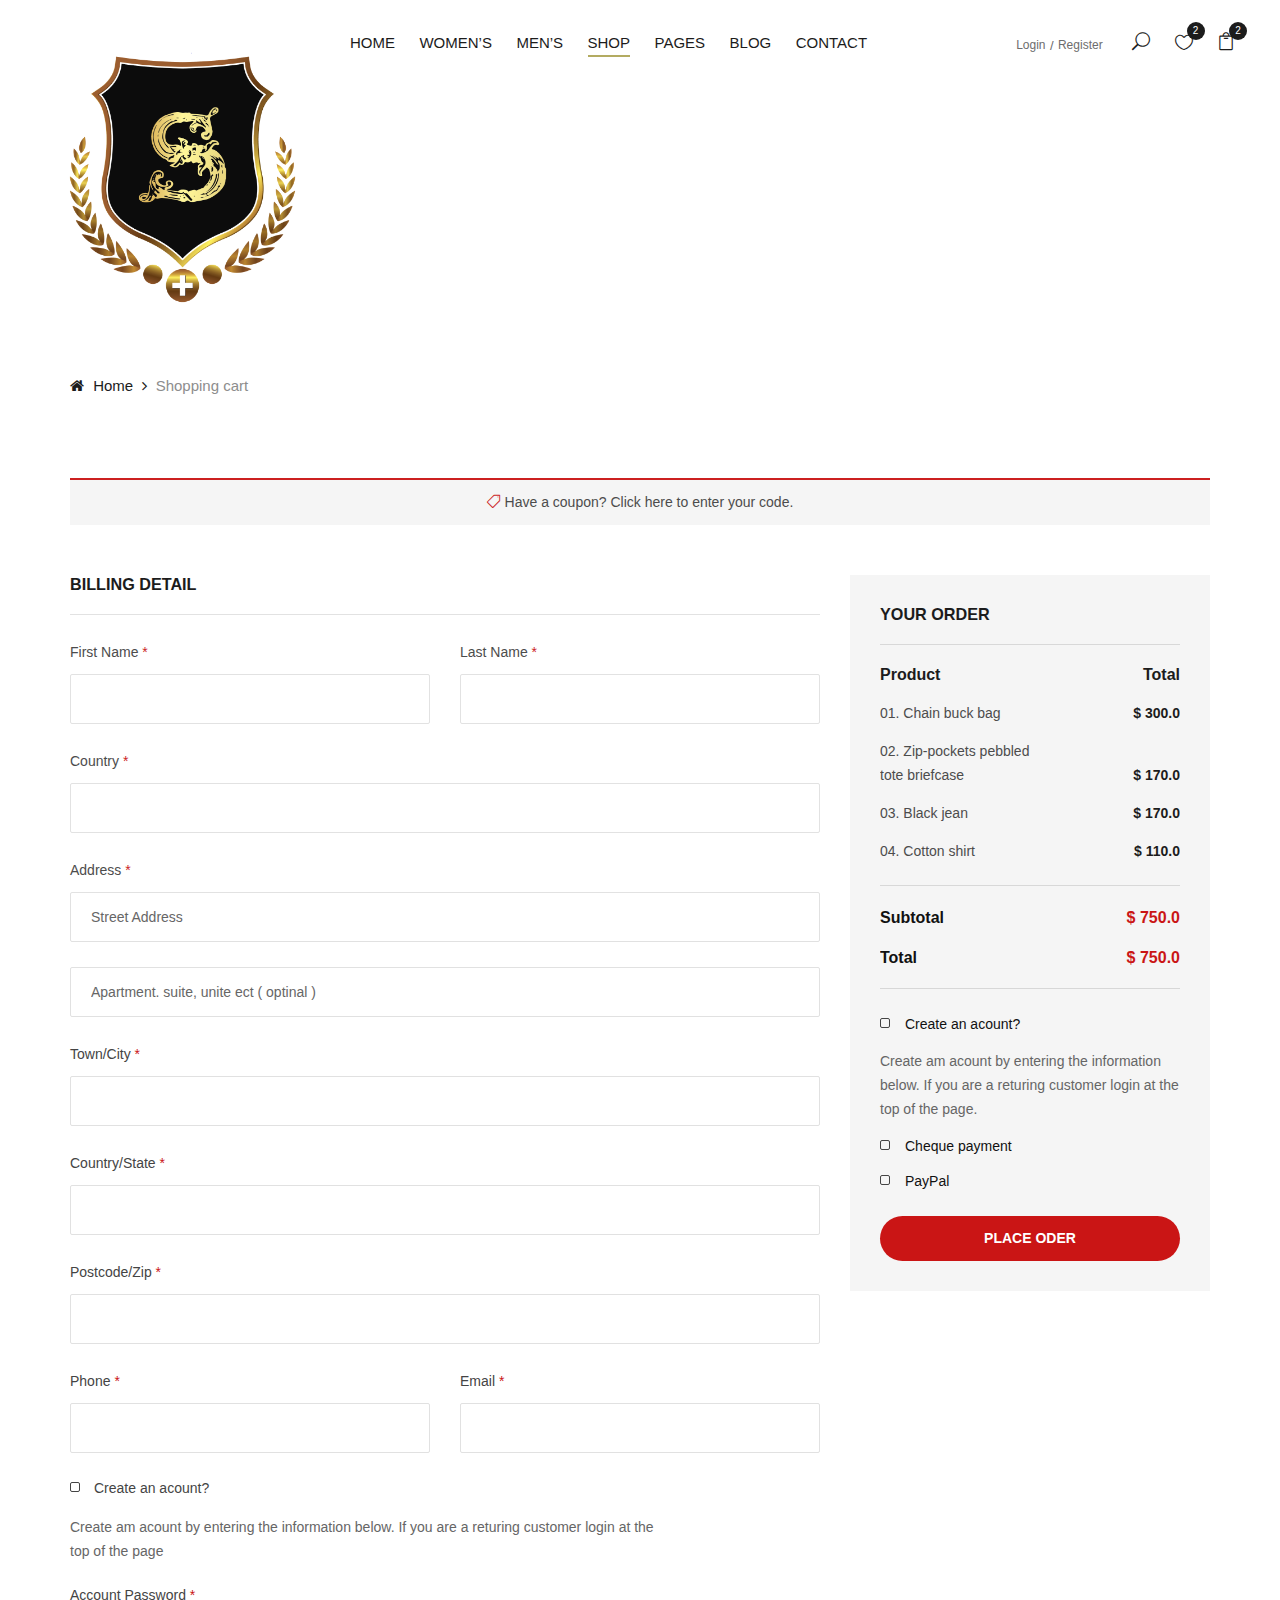
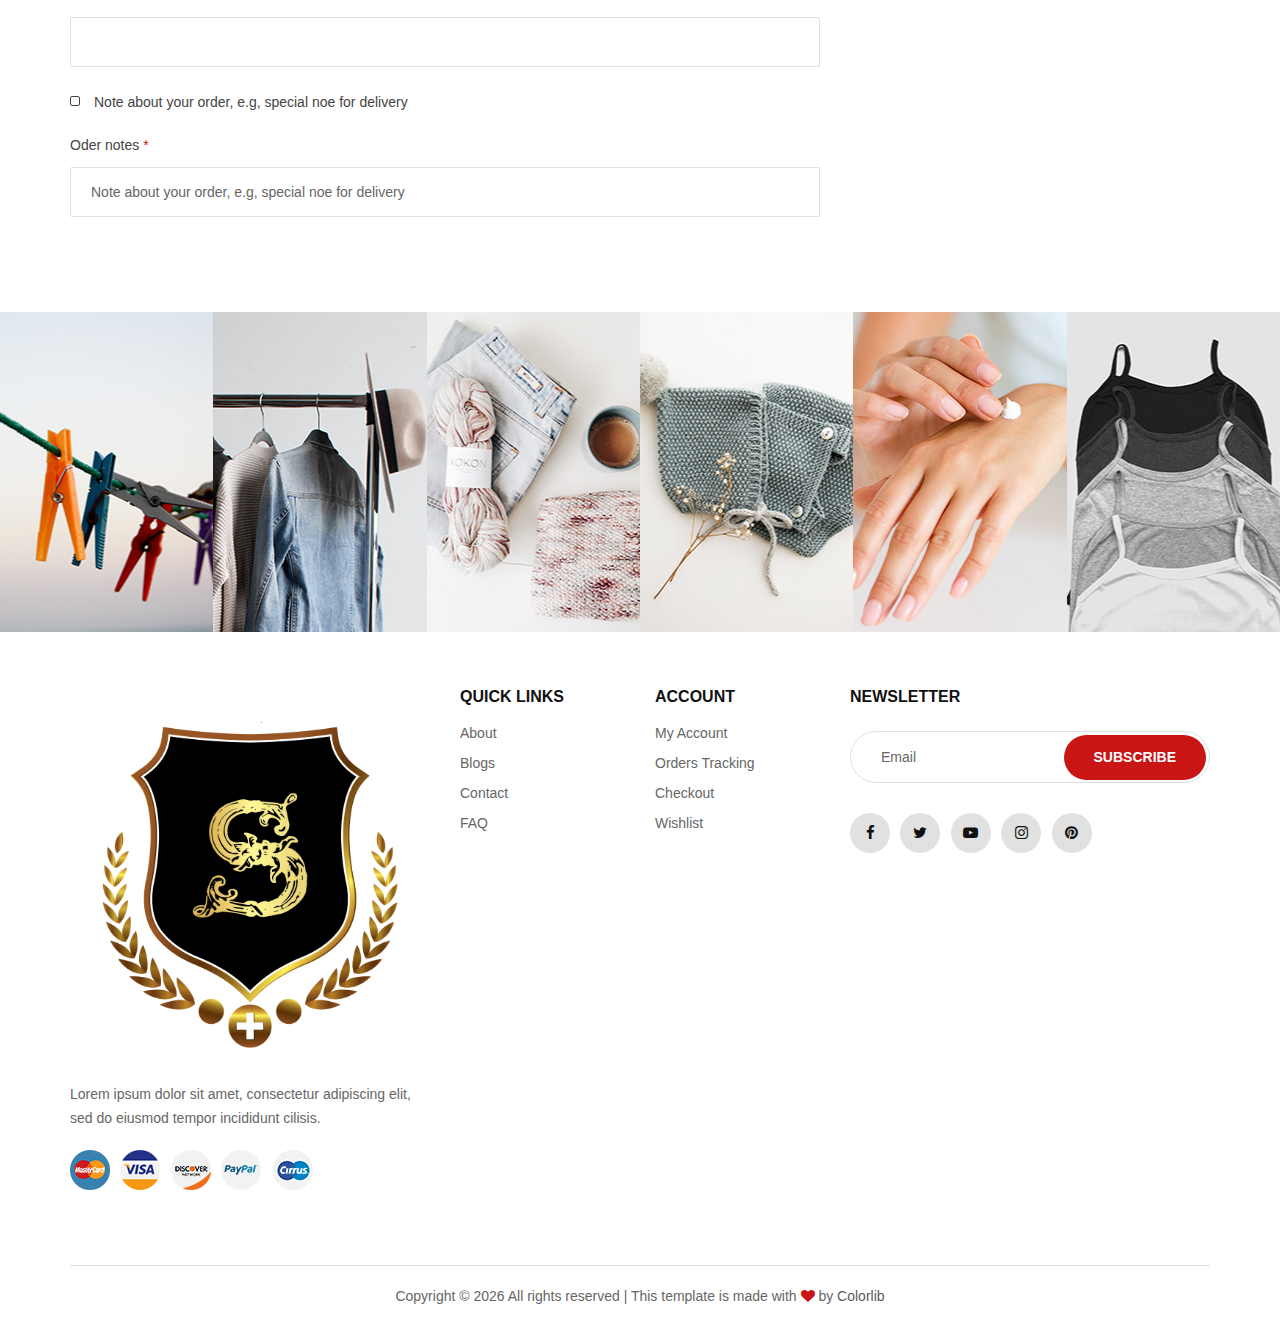
<file: checkout.html>
<!DOCTYPE html>
<html lang="zxx">

<head>
    <meta charset="UTF-8">
    <meta name="description" content="Ashion Template">
    <meta name="keywords" content="Ashion, unica, creative, html">
    <meta name="viewport" content="width=device-width, initial-scale=1.0">
    <meta http-equiv="X-UA-Compatible" content="ie=edge">
    <title>Ashion | Template</title>

    <!-- Google Font -->
    <link href="https://fonts.googleapis.com/css2?family=Cookie&display=swap" rel="stylesheet">
    <link href="https://fonts.googleapis.com/css2?family=Montserrat:wght@400;500;600;700;800;900&display=swap"
    rel="stylesheet">

    <!-- Css Styles -->
    <link rel="stylesheet" href="css/bootstrap.min.css" type="text/css">
    <link rel="stylesheet" href="css/font-awesome.min.css" type="text/css">
    <link rel="stylesheet" href="css/elegant-icons.css" type="text/css">
    <link rel="stylesheet" href="css/jquery-ui.min.css" type="text/css">
    <link rel="stylesheet" href="css/magnific-popup.css" type="text/css">
    <link rel="stylesheet" href="css/owl.carousel.min.css" type="text/css">
    <link rel="stylesheet" href="css/slicknav.min.css" type="text/css">
    <link rel="stylesheet" href="css/style.css" type="text/css">
</head>

<body>
    <!-- Page Preloder -->
    <div id="preloder">
        <div class="loader"></div>
    </div>

    <!-- Offcanvas Menu Begin -->
    <div class="offcanvas-menu-overlay"></div>
    <div class="offcanvas-menu-wrapper">
        <div class="offcanvas__close">+</div>
        <ul class="offcanvas__widget">
            <li><span class="icon_search search-switch"></span></li>
            <li><a href="#"><span class="icon_heart_alt"></span>
                <div class="tip">2</div>
            </a></li>
            <li><a href="#"><span class="icon_bag_alt"></span>
                <div class="tip">2</div>
            </a></li>
        </ul>
        <div class="offcanvas__logo">
            <a href="./index.html"><img src="img/logo.png" alt=""></a>
        </div>
        <div id="mobile-menu-wrap"></div>
        <div class="offcanvas__auth">
            <a href="#">Login</a>
            <a href="#">Register</a>
        </div>
    </div>
    <!-- Offcanvas Menu End -->

    <!-- Header Section Begin -->
    <header class="header">
        <div class="container-fluid">
            <div class="row">
                <div class="col-xl-3 col-lg-2">
                    <div class="header__logo">
                        <a href="./index.html"><img src="img/logo.png" alt=""></a>
                    </div>
                </div>
                <div class="col-xl-6 col-lg-7">
                    <nav class="header__menu">
                        <ul>
                            <li><a href="./index.html">Home</a></li>
                            <li><a href="#">Women’s</a></li>
                            <li><a href="#">Men’s</a></li>
                            <li class="active"><a href="./shop.html">Shop</a></li>
                            <li><a href="#">Pages</a>
                                <ul class="dropdown">
                                    <li><a href="./product-details.html">Product Details</a></li>
                                    <li><a href="./shop-cart.html">Shop Cart</a></li>
                                    <li><a href="./checkout.html">Checkout</a></li>
                                    <li><a href="./blog-details.html">Blog Details</a></li>
                                </ul>
                            </li>
                            <li><a href="./blog.html">Blog</a></li>
                            <li><a href="./contact.html">Contact</a></li>
                        </ul>
                    </nav>
                </div>
                <div class="col-lg-3">
                    <div class="header__right">
                        <div class="header__right__auth">
                            <a href="#">Login</a>
                            <a href="#">Register</a>
                        </div>
                        <ul class="header__right__widget">
                            <li><span class="icon_search search-switch"></span></li>
                            <li><a href="#"><span class="icon_heart_alt"></span>
                                <div class="tip">2</div>
                            </a></li>
                            <li><a href="#"><span class="icon_bag_alt"></span>
                                <div class="tip">2</div>
                            </a></li>
                        </ul>
                    </div>
                </div>
            </div>
            <div class="canvas__open">
                <i class="fa fa-bars"></i>
            </div>
        </div>
    </header>
    <!-- Header Section End -->

    <!-- Breadcrumb Begin -->
    <div class="breadcrumb-option">
        <div class="container">
            <div class="row">
                <div class="col-lg-12">
                    <div class="breadcrumb__links">
                        <a href="./index.html"><i class="fa fa-home"></i> Home</a>
                        <span>Shopping cart</span>
                    </div>
                </div>
            </div>
        </div>
    </div>
    <!-- Breadcrumb End -->

    <!-- Checkout Section Begin -->
    <section class="checkout spad">
        <div class="container">
            <div class="row">
                <div class="col-lg-12">
                    <h6 class="coupon__link"><span class="icon_tag_alt"></span> <a href="#">Have a coupon?</a> Click
                    here to enter your code.</h6>
                </div>
            </div>
            <form action="#" class="checkout__form">
                <div class="row">
                    <div class="col-lg-8">
                        <h5>Billing detail</h5>
                        <div class="row">
                            <div class="col-lg-6 col-md-6 col-sm-6">
                                <div class="checkout__form__input">
                                    <p>First Name <span>*</span></p>
                                    <input type="text">
                                </div>
                            </div>
                            <div class="col-lg-6 col-md-6 col-sm-6">
                                <div class="checkout__form__input">
                                    <p>Last Name <span>*</span></p>
                                    <input type="text">
                                </div>
                            </div>
                            <div class="col-lg-12">
                                <div class="checkout__form__input">
                                    <p>Country <span>*</span></p>
                                    <input type="text">
                                </div>
                                <div class="checkout__form__input">
                                    <p>Address <span>*</span></p>
                                    <input type="text" placeholder="Street Address">
                                    <input type="text" placeholder="Apartment. suite, unite ect ( optinal )">
                                </div>
                                <div class="checkout__form__input">
                                    <p>Town/City <span>*</span></p>
                                    <input type="text">
                                </div>
                                <div class="checkout__form__input">
                                    <p>Country/State <span>*</span></p>
                                    <input type="text">
                                </div>
                                <div class="checkout__form__input">
                                    <p>Postcode/Zip <span>*</span></p>
                                    <input type="text">
                                </div>
                            </div>
                            <div class="col-lg-6 col-md-6 col-sm-6">
                                <div class="checkout__form__input">
                                    <p>Phone <span>*</span></p>
                                    <input type="text">
                                </div>
                            </div>
                            <div class="col-lg-6 col-md-6 col-sm-6">
                                <div class="checkout__form__input">
                                    <p>Email <span>*</span></p>
                                    <input type="text">
                                </div>
                            </div>
                            <div class="col-lg-12">
                                <div class="checkout__form__checkbox">
                                    <label for="acc">
                                        Create an acount?
                                        <input type="checkbox" id="acc">
                                        <span class="checkmark"></span>
                                    </label>
                                    <p>Create am acount by entering the information below. If you are a returing
                                        customer login at the <br />top of the page</p>
                                    </div>
                                    <div class="checkout__form__input">
                                        <p>Account Password <span>*</span></p>
                                        <input type="text">
                                    </div>
                                    <div class="checkout__form__checkbox">
                                        <label for="note">
                                            Note about your order, e.g, special noe for delivery
                                            <input type="checkbox" id="note">
                                            <span class="checkmark"></span>
                                        </label>
                                    </div>
                                    <div class="checkout__form__input">
                                        <p>Oder notes <span>*</span></p>
                                        <input type="text"
                                        placeholder="Note about your order, e.g, special noe for delivery">
                                    </div>
                                </div>
                            </div>
                        </div>
                        <div class="col-lg-4">
                            <div class="checkout__order">
                                <h5>Your order</h5>
                                <div class="checkout__order__product">
                                    <ul>
                                        <li>
                                            <span class="top__text">Product</span>
                                            <span class="top__text__right">Total</span>
                                        </li>
                                        <li>01. Chain buck bag <span>$ 300.0</span></li>
                                        <li>02. Zip-pockets pebbled<br /> tote briefcase <span>$ 170.0</span></li>
                                        <li>03. Black jean <span>$ 170.0</span></li>
                                        <li>04. Cotton shirt <span>$ 110.0</span></li>
                                    </ul>
                                </div>
                                <div class="checkout__order__total">
                                    <ul>
                                        <li>Subtotal <span>$ 750.0</span></li>
                                        <li>Total <span>$ 750.0</span></li>
                                    </ul>
                                </div>
                                <div class="checkout__order__widget">
                                    <label for="o-acc">
                                        Create an acount?
                                        <input type="checkbox" id="o-acc">
                                        <span class="checkmark"></span>
                                    </label>
                                    <p>Create am acount by entering the information below. If you are a returing customer
                                    login at the top of the page.</p>
                                    <label for="check-payment">
                                        Cheque payment
                                        <input type="checkbox" id="check-payment">
                                        <span class="checkmark"></span>
                                    </label>
                                    <label for="paypal">
                                        PayPal
                                        <input type="checkbox" id="paypal">
                                        <span class="checkmark"></span>
                                    </label>
                                </div>
                                <button type="submit" class="site-btn">Place oder</button>
                            </div>
                        </div>
                    </div>
                </form>
            </div>
        </section>
        <!-- Checkout Section End -->

        <!-- Instagram Begin -->
        <div class="instagram">
            <div class="container-fluid">
                <div class="row">
                    <div class="col-lg-2 col-md-4 col-sm-4 p-0">
                        <div class="instagram__item set-bg" data-setbg="img/instagram/insta-1.jpg">
                            <div class="instagram__text">
                                <i class="fa fa-instagram"></i>
                                <a href="#">@ ashion_shop</a>
                            </div>
                        </div>
                    </div>
                    <div class="col-lg-2 col-md-4 col-sm-4 p-0">
                        <div class="instagram__item set-bg" data-setbg="img/instagram/insta-2.jpg">
                            <div class="instagram__text">
                                <i class="fa fa-instagram"></i>
                                <a href="#">@ ashion_shop</a>
                            </div>
                        </div>
                    </div>
                    <div class="col-lg-2 col-md-4 col-sm-4 p-0">
                        <div class="instagram__item set-bg" data-setbg="img/instagram/insta-3.jpg">
                            <div class="instagram__text">
                                <i class="fa fa-instagram"></i>
                                <a href="#">@ ashion_shop</a>
                            </div>
                        </div>
                    </div>
                    <div class="col-lg-2 col-md-4 col-sm-4 p-0">
                        <div class="instagram__item set-bg" data-setbg="img/instagram/insta-4.jpg">
                            <div class="instagram__text">
                                <i class="fa fa-instagram"></i>
                                <a href="#">@ ashion_shop</a>
                            </div>
                        </div>
                    </div>
                    <div class="col-lg-2 col-md-4 col-sm-4 p-0">
                        <div class="instagram__item set-bg" data-setbg="img/instagram/insta-5.jpg">
                            <div class="instagram__text">
                                <i class="fa fa-instagram"></i>
                                <a href="#">@ ashion_shop</a>
                            </div>
                        </div>
                    </div>
                    <div class="col-lg-2 col-md-4 col-sm-4 p-0">
                        <div class="instagram__item set-bg" data-setbg="img/instagram/insta-6.jpg">
                            <div class="instagram__text">
                                <i class="fa fa-instagram"></i>
                                <a href="#">@ ashion_shop</a>
                            </div>
                        </div>
                    </div>
                </div>
            </div>
        </div>
        <!-- Instagram End -->

        <!-- Footer Section Begin -->
        <footer class="footer">
            <div class="container">
                <div class="row">
                    <div class="col-lg-4 col-md-6 col-sm-7">
                        <div class="footer__about">
                            <div class="footer__logo">
                                <a href="./index.html"><img src="img/logo.png" alt=""></a>
                            </div>
                            <p>Lorem ipsum dolor sit amet, consectetur adipiscing elit, sed do eiusmod tempor incididunt
                            cilisis.</p>
                            <div class="footer__payment">
                                <a href="#"><img src="img/payment/payment-1.png" alt=""></a>
                                <a href="#"><img src="img/payment/payment-2.png" alt=""></a>
                                <a href="#"><img src="img/payment/payment-3.png" alt=""></a>
                                <a href="#"><img src="img/payment/payment-4.png" alt=""></a>
                                <a href="#"><img src="img/payment/payment-5.png" alt=""></a>
                            </div>
                        </div>
                    </div>
                    <div class="col-lg-2 col-md-3 col-sm-5">
                        <div class="footer__widget">
                            <h6>Quick links</h6>
                            <ul>
                                <li><a href="#">About</a></li>
                                <li><a href="#">Blogs</a></li>
                                <li><a href="#">Contact</a></li>
                                <li><a href="#">FAQ</a></li>
                            </ul>
                        </div>
                    </div>
                    <div class="col-lg-2 col-md-3 col-sm-4">
                        <div class="footer__widget">
                            <h6>Account</h6>
                            <ul>
                                <li><a href="#">My Account</a></li>
                                <li><a href="#">Orders Tracking</a></li>
                                <li><a href="#">Checkout</a></li>
                                <li><a href="#">Wishlist</a></li>
                            </ul>
                        </div>
                    </div>
                    <div class="col-lg-4 col-md-8 col-sm-8">
                        <div class="footer__newslatter">
                            <h6>NEWSLETTER</h6>
                            <form action="#">
                                <input type="text" placeholder="Email">
                                <button type="submit" class="site-btn">Subscribe</button>
                            </form>
                            <div class="footer__social">
                                <a href="#"><i class="fa fa-facebook"></i></a>
                                <a href="#"><i class="fa fa-twitter"></i></a>
                                <a href="#"><i class="fa fa-youtube-play"></i></a>
                                <a href="#"><i class="fa fa-instagram"></i></a>
                                <a href="#"><i class="fa fa-pinterest"></i></a>
                            </div>
                        </div>
                    </div>
                </div>
                <div class="row">
                    <div class="col-lg-12">
                        <!-- Link back to Colorlib can't be removed. Template is licensed under CC BY 3.0. -->
                        <div class="footer__copyright__text">
                            <p>Copyright &copy; <script>document.write(new Date().getFullYear());</script> All rights reserved | This template is made with <i class="fa fa-heart" aria-hidden="true"></i> by <a href="https://colorlib.com" target="_blank">Colorlib</a></p>
                        </div>
                        <!-- Link back to Colorlib can't be removed. Template is licensed under CC BY 3.0. -->
                    </div>
                </div>
            </div>
        </footer>
        <!-- Footer Section End -->

        <!-- Search Begin -->
        <div class="search-model">
            <div class="h-100 d-flex align-items-center justify-content-center">
                <div class="search-close-switch">+</div>
                <form class="search-model-form">
                    <input type="text" id="search-input" placeholder="Search here.....">
                </form>
            </div>
        </div>
        <!-- Search End -->

        <!-- Js Plugins -->
        <script src="js/jquery-3.3.1.min.js"></script>
        <script src="js/bootstrap.min.js"></script>
        <script src="js/jquery.magnific-popup.min.js"></script>
        <script src="js/jquery-ui.min.js"></script>
        <script src="js/mixitup.min.js"></script>
        <script src="js/jquery.countdown.min.js"></script>
        <script src="js/jquery.slicknav.js"></script>
        <script src="js/owl.carousel.min.js"></script>
        <script src="js/jquery.nicescroll.min.js"></script>
        <script src="js/main.js"></script>
    </body>

    </html>
</file>
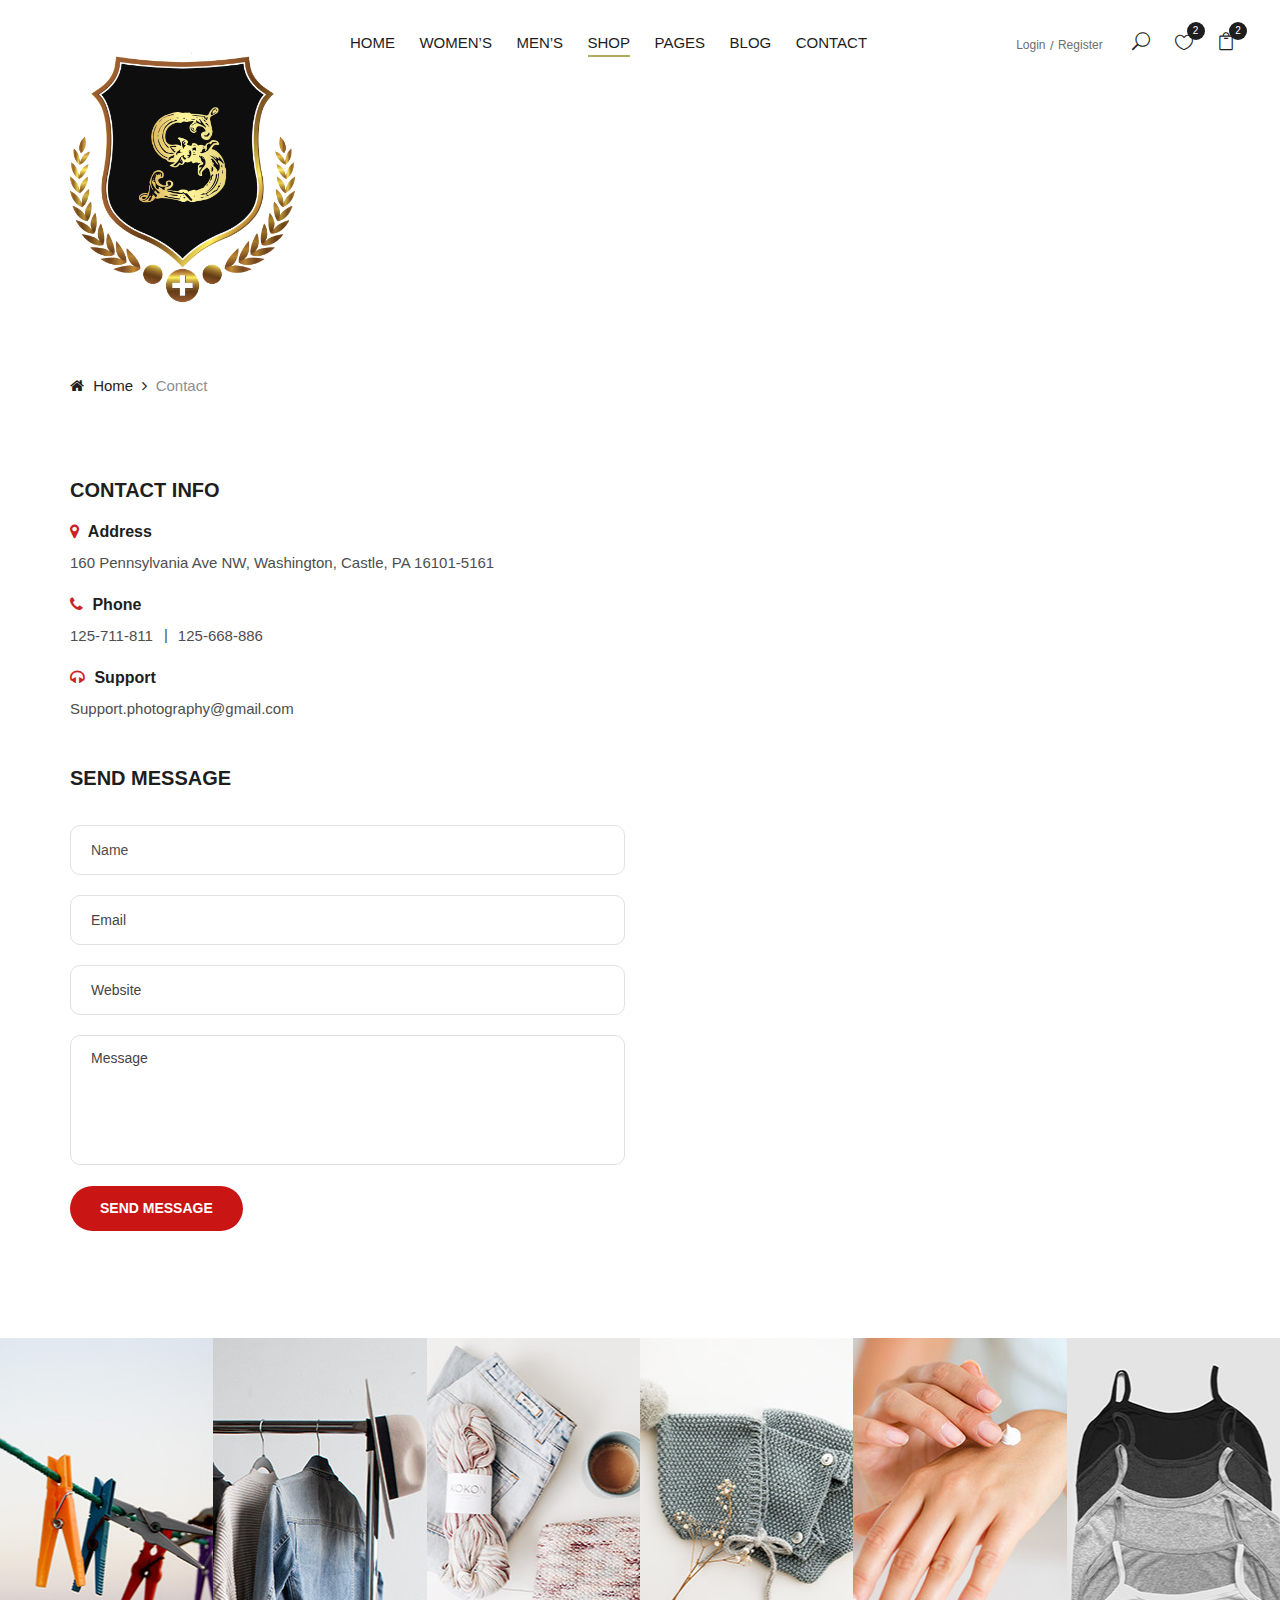
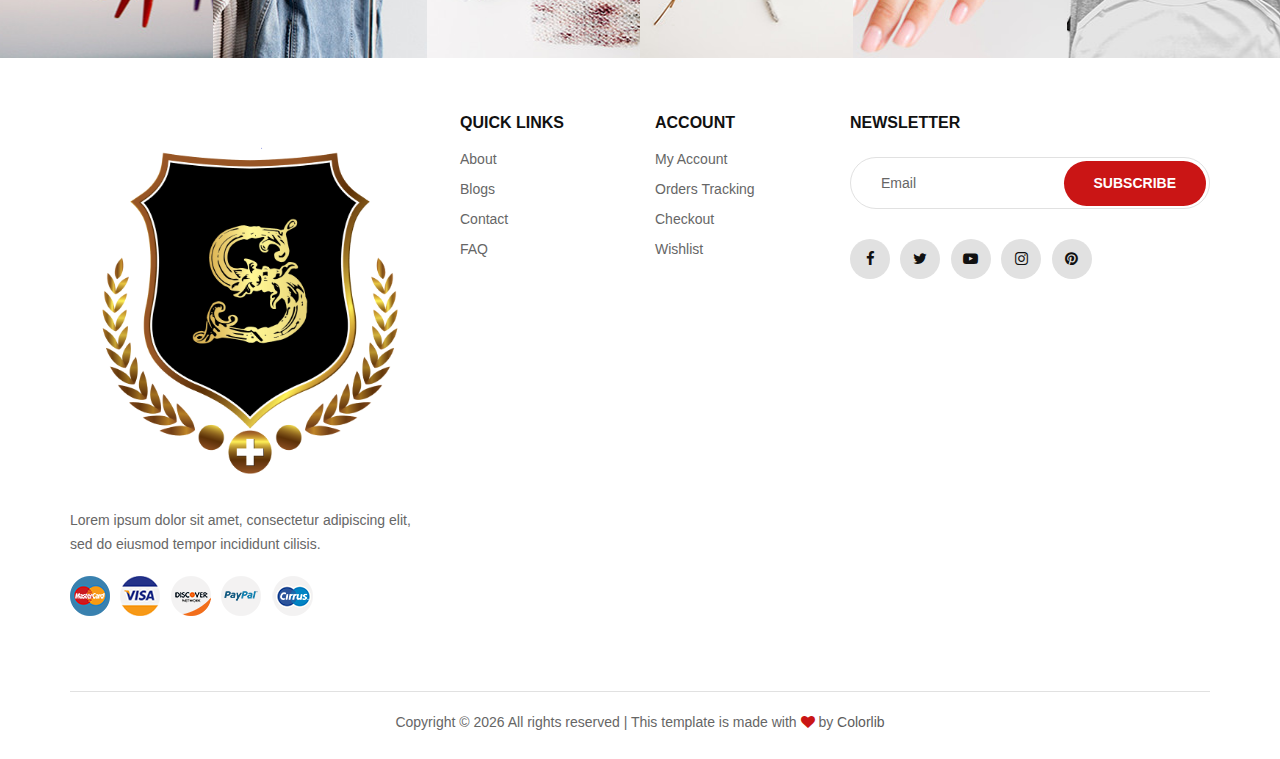
<file: contact.html>
<!DOCTYPE html>
<html lang="zxx">

<head>
    <meta charset="UTF-8">
    <meta name="description" content="Ashion Template">
    <meta name="keywords" content="Ashion, unica, creative, html">
    <meta name="viewport" content="width=device-width, initial-scale=1.0">
    <meta http-equiv="X-UA-Compatible" content="ie=edge">
    <title>Ashion | Template</title>

    <!-- Google Font -->
    <link href="https://fonts.googleapis.com/css2?family=Cookie&display=swap" rel="stylesheet">
    <link href="https://fonts.googleapis.com/css2?family=Montserrat:wght@400;500;600;700;800;900&display=swap"
    rel="stylesheet">

    <!-- Css Styles -->
    <link rel="stylesheet" href="css/bootstrap.min.css" type="text/css">
    <link rel="stylesheet" href="css/font-awesome.min.css" type="text/css">
    <link rel="stylesheet" href="css/elegant-icons.css" type="text/css">
    <link rel="stylesheet" href="css/jquery-ui.min.css" type="text/css">
    <link rel="stylesheet" href="css/magnific-popup.css" type="text/css">
    <link rel="stylesheet" href="css/owl.carousel.min.css" type="text/css">
    <link rel="stylesheet" href="css/slicknav.min.css" type="text/css">
    <link rel="stylesheet" href="css/style.css" type="text/css">
</head>

<body>
    <!-- Page Preloder -->
    <div id="preloder">
        <div class="loader"></div>
    </div>

    <!-- Offcanvas Menu Begin -->
    <div class="offcanvas-menu-overlay"></div>
    <div class="offcanvas-menu-wrapper">
        <div class="offcanvas__close">+</div>
        <ul class="offcanvas__widget">
            <li><span class="icon_search search-switch"></span></li>
            <li><a href="#"><span class="icon_heart_alt"></span>
                <div class="tip">2</div>
            </a></li>
            <li><a href="#"><span class="icon_bag_alt"></span>
                <div class="tip">2</div>
            </a></li>
        </ul>
        <div class="offcanvas__logo">
            <a href="./index.html"><img src="img/logo.png" alt=""></a>
        </div>
        <div id="mobile-menu-wrap"></div>
        <div class="offcanvas__auth">
            <a href="#">Login</a>
            <a href="#">Register</a>
        </div>
    </div>
    <!-- Offcanvas Menu End -->

    <!-- Header Section Begin -->
    <header class="header">
        <div class="container-fluid">
            <div class="row">
                <div class="col-xl-3 col-lg-2">
                    <div class="header__logo">
                        <a href="./index.html"><img src="img/logo.png" alt=""></a>
                    </div>
                </div>
                <div class="col-xl-6 col-lg-7">
                    <nav class="header__menu">
                        <ul>
                            <li><a href="./index.html">Home</a></li>
                            <li><a href="#">Women’s</a></li>
                            <li><a href="#">Men’s</a></li>
                            <li class="active"><a href="./shop.html">Shop</a></li>
                            <li><a href="#">Pages</a>
                                <ul class="dropdown">
                                    <li><a href="./product-details.html">Product Details</a></li>
                                    <li><a href="./shop-cart.html">Shop Cart</a></li>
                                    <li><a href="./checkout.html">Checkout</a></li>
                                    <li><a href="./blog-details.html">Blog Details</a></li>
                                </ul>
                            </li>
                            <li><a href="./blog.html">Blog</a></li>
                            <li><a href="./contact.html">Contact</a></li>
                        </ul>
                    </nav>
                </div>
                <div class="col-lg-3">
                    <div class="header__right">
                        <div class="header__right__auth">
                            <a href="#">Login</a>
                            <a href="#">Register</a>
                        </div>
                        <ul class="header__right__widget">
                            <li><span class="icon_search search-switch"></span></li>
                            <li><a href="#"><span class="icon_heart_alt"></span>
                                <div class="tip">2</div>
                            </a></li>
                            <li><a href="#"><span class="icon_bag_alt"></span>
                                <div class="tip">2</div>
                            </a></li>
                        </ul>
                    </div>
                </div>
            </div>
            <div class="canvas__open">
                <i class="fa fa-bars"></i>
            </div>
        </div>
    </header>
    <!-- Header Section End -->

    <!-- Breadcrumb Begin -->
    <div class="breadcrumb-option">
        <div class="container">
            <div class="row">
                <div class="col-lg-12">
                    <div class="breadcrumb__links">
                        <a href="./index.html"><i class="fa fa-home"></i> Home</a>
                        <span>Contact</span>
                    </div>
                </div>
            </div>
        </div>
    </div>
    <!-- Breadcrumb End -->

    <!-- Contact Section Begin -->
    <section class="contact spad">
        <div class="container">
            <div class="row">
                <div class="col-lg-6 col-md-6">
                    <div class="contact__content">
                        <div class="contact__address">
                            <h5>Contact info</h5>
                            <ul>
                                <li>
                                    <h6><i class="fa fa-map-marker"></i> Address</h6>
                                    <p>160 Pennsylvania Ave NW, Washington, Castle, PA 16101-5161</p>
                                </li>
                                <li>
                                    <h6><i class="fa fa-phone"></i> Phone</h6>
                                    <p><span>125-711-811</span><span>125-668-886</span></p>
                                </li>
                                <li>
                                    <h6><i class="fa fa-headphones"></i> Support</h6>
                                    <p>Support.photography@gmail.com</p>
                                </li>
                            </ul>
                        </div>
                        <div class="contact__form">
                            <h5>SEND MESSAGE</h5>
                            <form action="#">
                                <input type="text" placeholder="Name">
                                <input type="text" placeholder="Email">
                                <input type="text" placeholder="Website">
                                <textarea placeholder="Message"></textarea>
                                <button type="submit" class="site-btn">Send Message</button>
                            </form>
                        </div>
                    </div>
                </div>
                <div class="col-lg-6 col-md-6">
                    <div class="contact__map">
                        <iframe
                        src="https://www.google.com/maps/embed?pb=!1m18!1m12!1m3!1d48158.305462977965!2d-74.13283844036356!3d41.02757295168286!2m3!1f0!2f0!3f0!3m2!1i1024!2i768!4f13.1!3m3!1m2!1s0x89c2e440473470d7%3A0xcaf503ca2ee57958!2sSaddle%20River%2C%20NJ%2007458%2C%20USA!5e0!3m2!1sen!2sbd!4v1575917275626!5m2!1sen!2sbd"
                        height="780" style="border:0" allowfullscreen="">
                    </iframe>
                </div>
            </div>
        </div>
    </div>
</section>
<!-- Contact Section End -->

<!-- Instagram Begin -->
<div class="instagram">
    <div class="container-fluid">
        <div class="row">
            <div class="col-lg-2 col-md-4 col-sm-4 p-0">
                <div class="instagram__item set-bg" data-setbg="img/instagram/insta-1.jpg">
                    <div class="instagram__text">
                        <i class="fa fa-instagram"></i>
                        <a href="#">@ ashion_shop</a>
                    </div>
                </div>
            </div>
            <div class="col-lg-2 col-md-4 col-sm-4 p-0">
                <div class="instagram__item set-bg" data-setbg="img/instagram/insta-2.jpg">
                    <div class="instagram__text">
                        <i class="fa fa-instagram"></i>
                        <a href="#">@ ashion_shop</a>
                    </div>
                </div>
            </div>
            <div class="col-lg-2 col-md-4 col-sm-4 p-0">
                <div class="instagram__item set-bg" data-setbg="img/instagram/insta-3.jpg">
                    <div class="instagram__text">
                        <i class="fa fa-instagram"></i>
                        <a href="#">@ ashion_shop</a>
                    </div>
                </div>
            </div>
            <div class="col-lg-2 col-md-4 col-sm-4 p-0">
                <div class="instagram__item set-bg" data-setbg="img/instagram/insta-4.jpg">
                    <div class="instagram__text">
                        <i class="fa fa-instagram"></i>
                        <a href="#">@ ashion_shop</a>
                    </div>
                </div>
            </div>
            <div class="col-lg-2 col-md-4 col-sm-4 p-0">
                <div class="instagram__item set-bg" data-setbg="img/instagram/insta-5.jpg">
                    <div class="instagram__text">
                        <i class="fa fa-instagram"></i>
                        <a href="#">@ ashion_shop</a>
                    </div>
                </div>
            </div>
            <div class="col-lg-2 col-md-4 col-sm-4 p-0">
                <div class="instagram__item set-bg" data-setbg="img/instagram/insta-6.jpg">
                    <div class="instagram__text">
                        <i class="fa fa-instagram"></i>
                        <a href="#">@ ashion_shop</a>
                    </div>
                </div>
            </div>
        </div>
    </div>
</div>
<!-- Instagram End -->

<!-- Footer Section Begin -->
<footer class="footer">
    <div class="container">
        <div class="row">
            <div class="col-lg-4 col-md-6 col-sm-7">
                <div class="footer__about">
                    <div class="footer__logo">
                        <a href="./index.html"><img src="img/logo.png" alt=""></a>
                    </div>
                    <p>Lorem ipsum dolor sit amet, consectetur adipiscing elit, sed do eiusmod tempor incididunt
                    cilisis.</p>
                    <div class="footer__payment">
                        <a href="#"><img src="img/payment/payment-1.png" alt=""></a>
                        <a href="#"><img src="img/payment/payment-2.png" alt=""></a>
                        <a href="#"><img src="img/payment/payment-3.png" alt=""></a>
                        <a href="#"><img src="img/payment/payment-4.png" alt=""></a>
                        <a href="#"><img src="img/payment/payment-5.png" alt=""></a>
                    </div>
                </div>
            </div>
            <div class="col-lg-2 col-md-3 col-sm-5">
                <div class="footer__widget">
                    <h6>Quick links</h6>
                    <ul>
                        <li><a href="#">About</a></li>
                        <li><a href="#">Blogs</a></li>
                        <li><a href="#">Contact</a></li>
                        <li><a href="#">FAQ</a></li>
                    </ul>
                </div>
            </div>
            <div class="col-lg-2 col-md-3 col-sm-4">
                <div class="footer__widget">
                    <h6>Account</h6>
                    <ul>
                        <li><a href="#">My Account</a></li>
                        <li><a href="#">Orders Tracking</a></li>
                        <li><a href="#">Checkout</a></li>
                        <li><a href="#">Wishlist</a></li>
                    </ul>
                </div>
            </div>
            <div class="col-lg-4 col-md-8 col-sm-8">
                <div class="footer__newslatter">
                    <h6>NEWSLETTER</h6>
                    <form action="#">
                        <input type="text" placeholder="Email">
                        <button type="submit" class="site-btn">Subscribe</button>
                    </form>
                    <div class="footer__social">
                        <a href="#"><i class="fa fa-facebook"></i></a>
                        <a href="#"><i class="fa fa-twitter"></i></a>
                        <a href="#"><i class="fa fa-youtube-play"></i></a>
                        <a href="#"><i class="fa fa-instagram"></i></a>
                        <a href="#"><i class="fa fa-pinterest"></i></a>
                    </div>
                </div>
            </div>
        </div>
        <div class="row">
            <div class="col-lg-12">
                <!-- Link back to Colorlib can't be removed. Template is licensed under CC BY 3.0. -->
                <div class="footer__copyright__text">
                    <p>Copyright &copy; <script>document.write(new Date().getFullYear());</script> All rights reserved | This template is made with <i class="fa fa-heart" aria-hidden="true"></i> by <a href="https://colorlib.com" target="_blank">Colorlib</a></p>
                </div>
                <!-- Link back to Colorlib can't be removed. Template is licensed under CC BY 3.0. -->
            </div>
        </div>
    </div>
</footer>
<!-- Footer Section End -->

<!-- Search Begin -->
<div class="search-model">
    <div class="h-100 d-flex align-items-center justify-content-center">
        <div class="search-close-switch">+</div>
        <form class="search-model-form">
            <input type="text" id="search-input" placeholder="Search here.....">
        </form>
    </div>
</div>
<!-- Search End -->

<!-- Js Plugins -->
<script src="js/jquery-3.3.1.min.js"></script>
<script src="js/bootstrap.min.js"></script>
<script src="js/jquery.magnific-popup.min.js"></script>
<script src="js/jquery-ui.min.js"></script>
<script src="js/mixitup.min.js"></script>
<script src="js/jquery.countdown.min.js"></script>
<script src="js/jquery.slicknav.js"></script>
<script src="js/owl.carousel.min.js"></script>
<script src="js/jquery.nicescroll.min.js"></script>
<script src="js/main.js"></script>
</body>

</html>
</file>
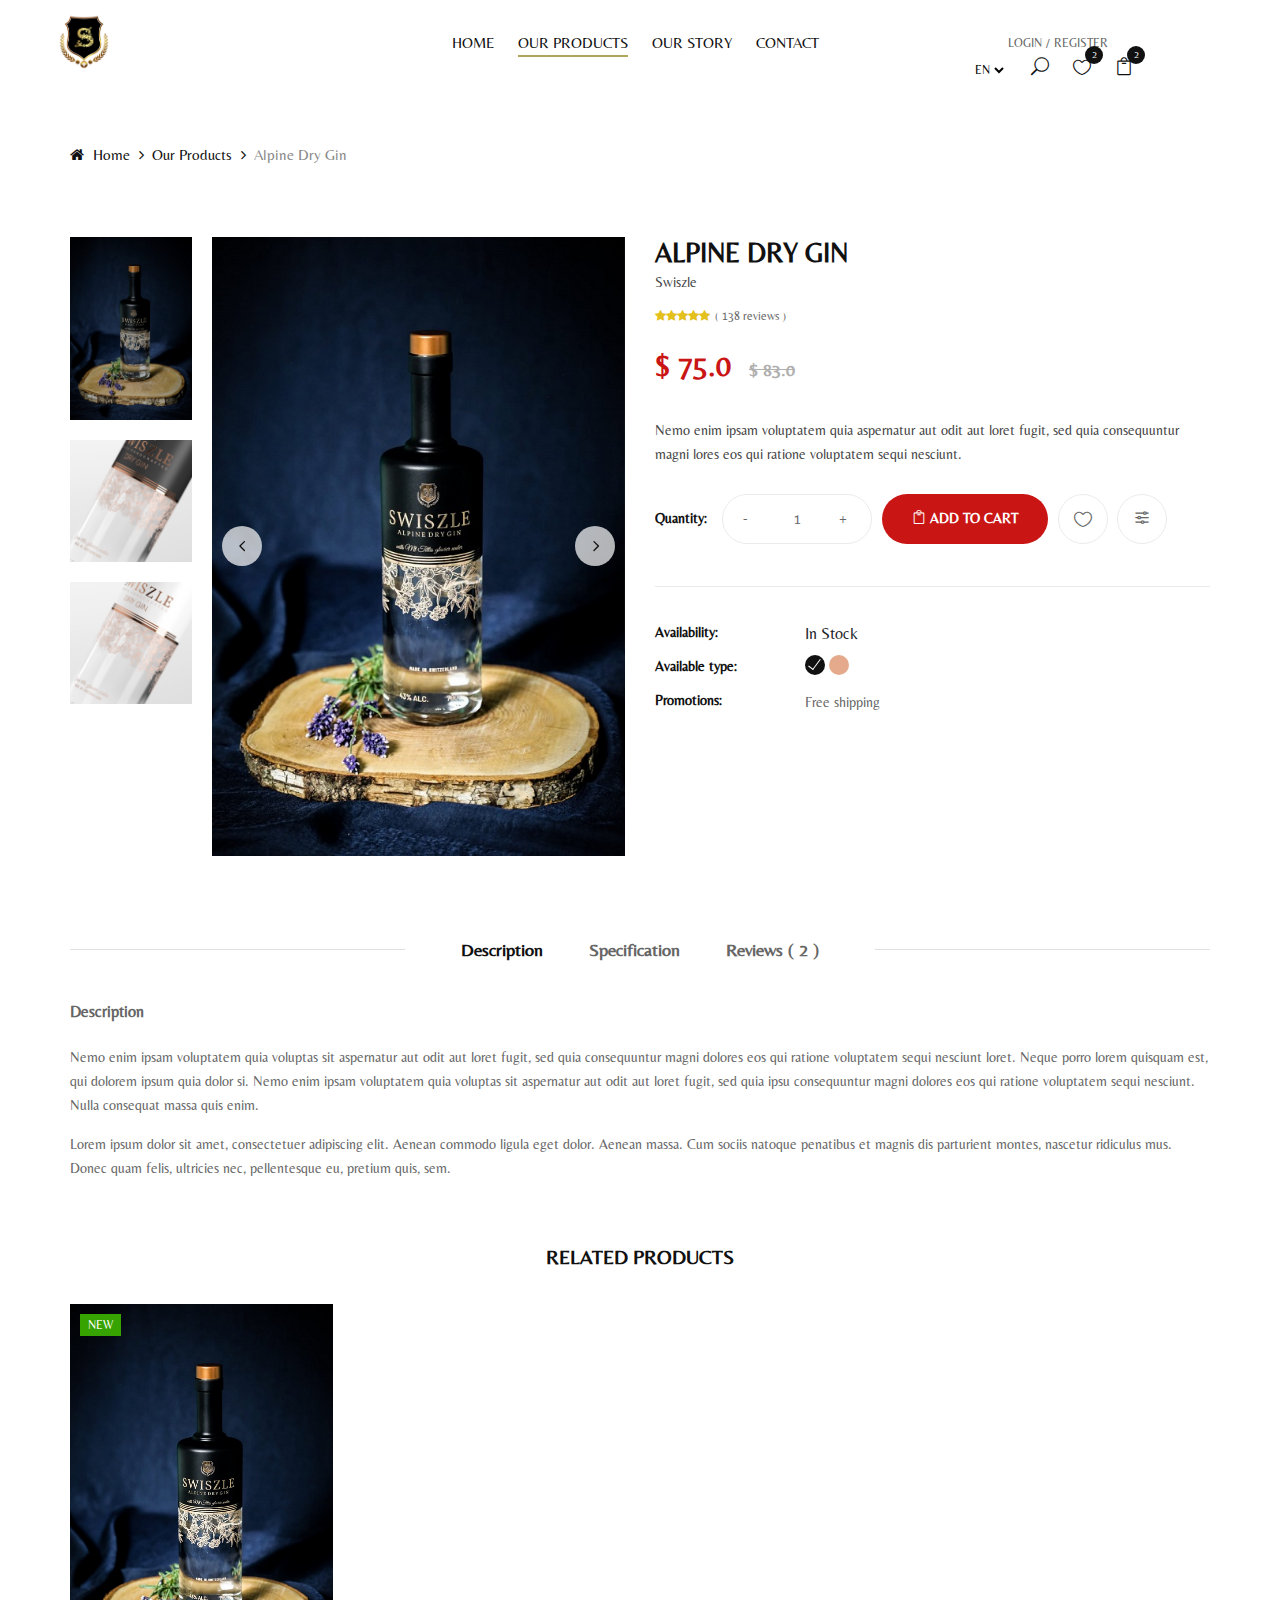
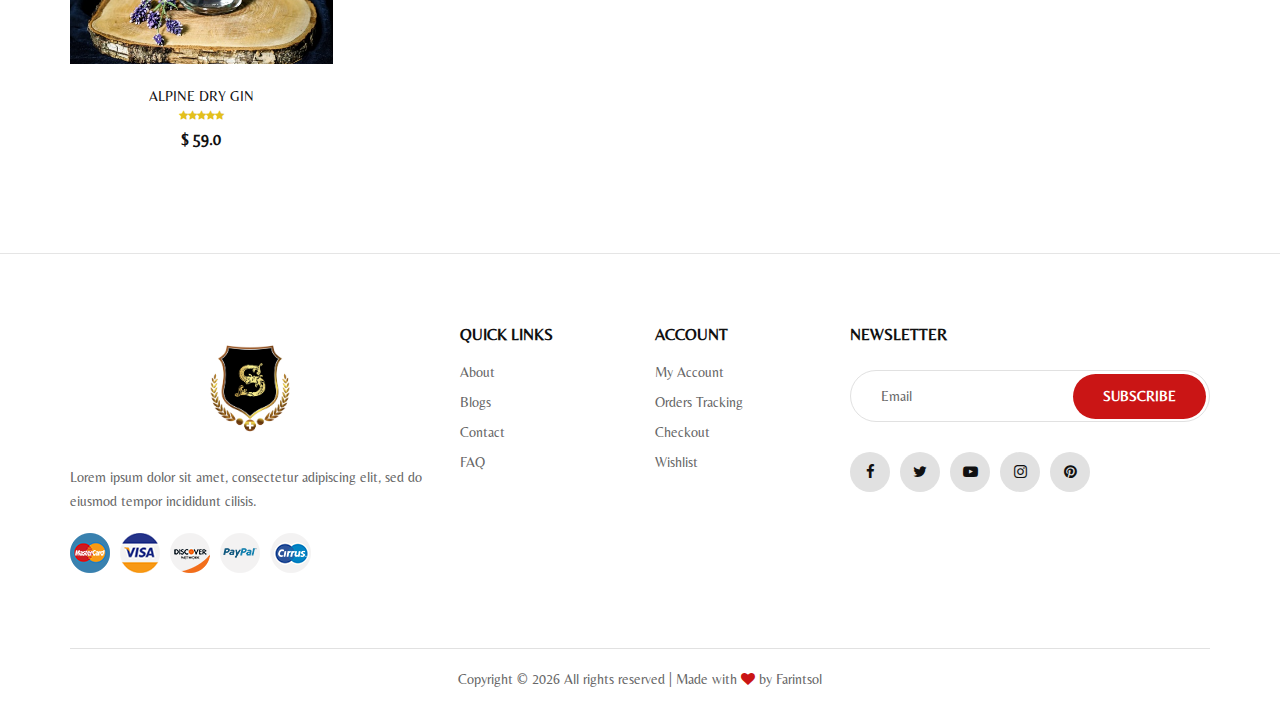
<file: product-details.html>
<!DOCTYPE html>
<html lang="zxx">

<head>
    <meta charset="UTF-8">
    <meta name="description" content="Ashion Template">
    <meta name="keywords" content="Ashion, unica, creative, html">
    <meta name="viewport" content="width=device-width, initial-scale=1.0">
    <meta http-equiv="X-UA-Compatible" content="ie=edge">
    <title>Product | Madira Spirits</title>

    <!-- Google Font -->
     <link rel="preconnect" href="https://fonts.googleapis.com">
    <link rel="preconnect" href="https://fonts.gstatic.com" crossorigin>
    <link href="https://fonts.googleapis.com/css2?family=Belleza&display=swap" rel="stylesheet">

    <!-- Css Styles -->
    <link rel="stylesheet" href="css/bootstrap.min.css" type="text/css">
    <link rel="stylesheet" href="css/font-awesome.min.css" type="text/css">
    <link rel="stylesheet" href="css/elegant-icons.css" type="text/css">
    <link rel="stylesheet" href="css/jquery-ui.min.css" type="text/css">
    <link rel="stylesheet" href="css/magnific-popup.css" type="text/css">
    <link rel="stylesheet" href="css/owl.carousel.min.css" type="text/css">
    <link rel="stylesheet" href="css/slicknav.min.css" type="text/css">
    <link rel="stylesheet" href="css/style.css" type="text/css">
</head>

<body>


    <!-- Offcanvas Menu Begin -->
    <div class="offcanvas-menu-overlay"></div>
    <div class="offcanvas-menu-wrapper">
        <div class="offcanvas__close">+</div>
        <ul class="offcanvas__widget">
            <li><span class="icon_search search-switch"></span></li>
            <li><a href="#"><span class="icon_heart_alt"></span>
                <div class="tip">2</div>
            </a></li>
            <li><a href="#"><span class="icon_bag_alt"></span>
                <div class="tip">2</div>
            </a></li>
        </ul>
        <div class="offcanvas__logo">
            <center>
            <!-- <a href="./index.html"><img src="img/logo.png" alt="" ></a> -->
            </center>

        </div>
        <div id="mobile-menu-wrap"></div>
        <div class="offcanvas__auth">
            <a href="#">Login</a>
            <a href="#">Register</a>
        </div>
        <br>
        <div class="offcanvas__auth">
            <a href="#">Menu A</a>
        </div>
        <div class="offcanvas__auth">
            <a href="#">Menu A</a>
        </div>
        <div class="offcanvas__auth">
            <a href="#">Menu A</a>
        </div>
        <div class="offcanvas__auth">
            <a href="#">Menu A</a>
        </div>
    </div>
    <!-- Offcanvas Menu End -->

    <!-- Header Section Begin -->
    <header class="header  dark-shade">
        <div class="container-fluid">
            <div class="row">
                <div class="col-xl-4 col-lg-2">
                    <div class="">
                        <a href="./index.html"><img src="img/logo.png" alt="" style="height: 80px; padding: 10px;"></a>
                    </div>
                </div>
                <div class="col-xl-4 col-lg-7">
                    <nav class="header__menu">
                        <ul>
                            <li><a href="./index.html" id="home">Home</a></li>
                            <li class="active"><a href="#" id="hover-main">Our Products</a></li>
                            <li><a href="#" id="our-story">Our Story</a></li>
                            <li><a href="#" id="contact">Contact</a></li>

                            <!-- <li><a href="#">Pages</a>
                                <ul class="dropdown">
                                    <li><a href="./product-details.html">Product Details</a></li>
                                    <li><a href="./shop-cart.html">Shop Cart</a></li>
                                    <li><a href="./checkout.html">Checkout</a></li>
                                    <li><a href="./blog-details.html">Blog Details</a></li>
                                </ul>
                            </li> -->
                        </ul>
                    </nav>
                </div>

                <div class="col-lg-3">
                    <div class="header__right">
                        <div class="header__right__auth">
                            <a href="#">LOGIN</a>
                            <a href="#">REGISTER</a>
                        </div>
                        <ul class="header__right__widget">
                            <li>
                                <select class="select-lang">
                                    <option value="all">EN</option>
                                    <option value="Master">DE</option>
                                </select>
                            </li>
                            <li><span class="icon_search search-switch"></span></li>
                            <li><a href="#"><span class="icon_heart_alt"></span>
                                <div class="tip">2</div>
                            </a></li>
                            <li onclick="openNav()"><a href="#"><span class="icon_bag_alt"></span>
                                <div class="tip">2</div>
                            </a></li>
                            
                        </ul>
                    </div>
                </div>

                
            </div>

            <div class="canvas__open">
                <i class="fa fa-bars"></i>
            </div>
        </div>
    </header>
    <!-- Header Section End -->

    <!-- Breadcrumb Begin -->
    <div class="breadcrumb-option">
        <div class="container">
            <div class="row">
                <div class="col-lg-12">
                    <div class="breadcrumb__links">
                        <a href="./index.html"><i class="fa fa-home"></i> Home</a>
                        <a href="#">Our Products </a>
                        <span>Alpine Dry Gin</span>
                    </div>
                </div>
            </div>
        </div>
    </div>
    <!-- Breadcrumb End -->

    <!-- Product Details Section Begin -->
    <section class="product-details spad">
        <div class="container">
            <div class="row">
                <div class="col-lg-6">
                    <div class="product__details__pic">
                        <div class="product__details__pic__left product__thumb nice-scroll">
                            <a class="pt active" href="#product-1">
                                <img src="img/product/details/thumb-1.jpeg" alt="">
                            </a>
                            <a class="pt" href="#product-2">
                                <img src="img/product/details/thumb-2.png" alt="">
                            </a>
                            <a class="pt" href="#product-3">
                                <img src="img/product/details/thumb-3.png" alt="">
                            </a>
                            
                        </div>
                        <div class="product__details__slider__content">
                            <div class="product__details__pic__slider owl-carousel">
                                <img data-hash="product-1" class="product__big__img" src="img/product/details/product-1.jpeg" alt="">
                                <img data-hash="product-2" class="product__big__img" src="img/product/details/product-3.png" alt="">
                                <img data-hash="product-3" class="product__big__img" src="img/product/details/product-2.png" alt="">
                            </div>
                        </div>
                    </div>
                </div>
                <div class="col-lg-6">
                    <div class="product__details__text">
                        <h3> Alpine Dry Gin <span>Swiszle</span></h3>
                        <div class="rating">
                            <i class="fa fa-star"></i>
                            <i class="fa fa-star"></i>
                            <i class="fa fa-star"></i>
                            <i class="fa fa-star"></i>
                            <i class="fa fa-star"></i>
                            <span>( 138 reviews )</span>
                        </div>
                        <div class="product__details__price">$ 75.0 <span>$ 83.0</span></div>
                        <p>Nemo enim ipsam voluptatem quia aspernatur aut odit aut loret fugit, sed quia consequuntur
                        magni lores eos qui ratione voluptatem sequi nesciunt.</p>
                        <div class="product__details__button">
                            <div class="quantity">
                                <span>Quantity:</span>
                                <div class="pro-qty">
                                    <input type="text" value="1">
                                </div>
                            </div>
                            <a href="#" class="cart-btn"><span class="icon_bag_alt"></span> Add to cart</a>
                            <ul>
                                <li><a href="#"><span class="icon_heart_alt"></span></a></li>
                                <li><a href="#"><span class="icon_adjust-horiz"></span></a></li>
                            </ul>
                        </div>
                        <div class="product__details__widget">
                            <ul>
                                <li>
                                    <span>Availability:</span>
                                    <div class="stock__checkbox">
                                            In Stock
                                    </div>
                                </li>
                                <li>
                                    <span>Available type:</span>
                                    <div class="color__checkbox">
                                        
                                        <label for="black">
                                            <input type="radio" name="color__radio" id="black" checked="">
                                            <span class="checkmark black-bg"></span>
                                        </label>
                                        <label for="grey">
                                            <input type="radio" name="color__radio" id="grey">
                                            <span class="checkmark grey-bg"></span>
                                        </label>
                                    </div>
                                </li>
                               
                                <li>
                                    <span>Promotions:</span>
                                    <p>Free shipping</p>
                                </li>
                            </ul>
                        </div>
                    </div>
                </div>
                <div class="col-lg-12">
                    <div class="product__details__tab">
                        <ul class="nav nav-tabs" role="tablist">
                            <li class="nav-item">
                                <a class="nav-link active" data-toggle="tab" href="#tabs-1" role="tab">Description</a>
                            </li>
                            <li class="nav-item">
                                <a class="nav-link" data-toggle="tab" href="#tabs-2" role="tab">Specification</a>
                            </li>
                            <li class="nav-item">
                                <a class="nav-link" data-toggle="tab" href="#tabs-3" role="tab">Reviews ( 2 )</a>
                            </li>
                        </ul>
                        <div class="tab-content">
                            <div class="tab-pane active" id="tabs-1" role="tabpanel">
                                <h6>Description</h6>
                                <p>Nemo enim ipsam voluptatem quia voluptas sit aspernatur aut odit aut loret fugit, sed
                                    quia consequuntur magni dolores eos qui ratione voluptatem sequi nesciunt loret.
                                    Neque porro lorem quisquam est, qui dolorem ipsum quia dolor si. Nemo enim ipsam
                                    voluptatem quia voluptas sit aspernatur aut odit aut loret fugit, sed quia ipsu
                                    consequuntur magni dolores eos qui ratione voluptatem sequi nesciunt. Nulla
                                consequat massa quis enim.</p>
                                <p>Lorem ipsum dolor sit amet, consectetuer adipiscing elit. Aenean commodo ligula eget
                                    dolor. Aenean massa. Cum sociis natoque penatibus et magnis dis parturient montes,
                                    nascetur ridiculus mus. Donec quam felis, ultricies nec, pellentesque eu, pretium
                                quis, sem.</p>
                            </div>
                            <div class="tab-pane" id="tabs-2" role="tabpanel">
                                <h6>Specification</h6>
                                <p>Nemo enim ipsam voluptatem quia voluptas sit aspernatur aut odit aut loret fugit, sed
                                    quia consequuntur magni dolores eos qui ratione voluptatem sequi nesciunt loret.
                                    Neque porro lorem quisquam est, qui dolorem ipsum quia dolor si. Nemo enim ipsam
                                    voluptatem quia voluptas sit aspernatur aut odit aut loret fugit, sed quia ipsu
                                    consequuntur magni dolores eos qui ratione voluptatem sequi nesciunt. Nulla
                                consequat massa quis enim.</p>
                                <p>Lorem ipsum dolor sit amet, consectetuer adipiscing elit. Aenean commodo ligula eget
                                    dolor. Aenean massa. Cum sociis natoque penatibus et magnis dis parturient montes,
                                    nascetur ridiculus mus. Donec quam felis, ultricies nec, pellentesque eu, pretium
                                quis, sem.</p>
                            </div>
                            <div class="tab-pane" id="tabs-3" role="tabpanel">
                                <h6>Reviews ( 2 )</h6>
                                <p>Nemo enim ipsam voluptatem quia voluptas sit aspernatur aut odit aut loret fugit, sed
                                    quia consequuntur magni dolores eos qui ratione voluptatem sequi nesciunt loret.
                                    Neque porro lorem quisquam est, qui dolorem ipsum quia dolor si. Nemo enim ipsam
                                    voluptatem quia voluptas sit aspernatur aut odit aut loret fugit, sed quia ipsu
                                    consequuntur magni dolores eos qui ratione voluptatem sequi nesciunt. Nulla
                                consequat massa quis enim.</p>
                                <p>Lorem ipsum dolor sit amet, consectetuer adipiscing elit. Aenean commodo ligula eget
                                    dolor. Aenean massa. Cum sociis natoque penatibus et magnis dis parturient montes,
                                    nascetur ridiculus mus. Donec quam felis, ultricies nec, pellentesque eu, pretium
                                quis, sem.</p>
                            </div>
                        </div>
                    </div>
                </div>
            </div>
            <div class="row">
                <div class="col-lg-12 text-center">
                    <div class="related__title">
                        <h5>RELATED PRODUCTS</h5>
                    </div>
                </div>
                <div class="col-lg-3 col-md-4 col-sm-6">
                    <div class="product__item">
                        <div class="product__item__pic set-bg" data-setbg="img/product/details/thumb-1.jpeg">
                            <div class="label new">New</div>
                            <ul class="product__hover">
                                <li><a href="img/product/related/rp-1.jpg" class="image-popup"><span class="arrow_expand"></span></a></li>
                                <li><a href="#"><span class="icon_heart_alt"></span></a></li>
                                <li><a href="#"><span class="icon_bag_alt"></span></a></li>
                            </ul>
                        </div>
                        <div class="product__item__text">
                            <h6><a href="#">ALPINE DRY GIN</a></h6>
                            <div class="rating">
                                <i class="fa fa-star"></i>
                                <i class="fa fa-star"></i>
                                <i class="fa fa-star"></i>
                                <i class="fa fa-star"></i>
                                <i class="fa fa-star"></i>
                            </div>
                            <div class="product__price">$ 59.0</div>
                        </div>
                    </div>
                </div>
               
                
                
            </div>
        </div>
    </section>
    <!-- Product Details Section End -->

   
<hr>
    <!-- Footer Section Begin -->
    <footer class="footer">
        <div class="container">
            <div class="row">
                <div class="col-lg-4 col-md-6 col-sm-7">
                    <div class="footer__about">
                        <div class="footer__logo">
                            <center>
                                <a href="./index.html"><img src="img/logo.png" alt="" style="height: 120px; padding: 10px;"></a>
                            </center>
                        </div>
                        <p>Lorem ipsum dolor sit amet, consectetur adipiscing elit, sed do eiusmod tempor incididunt
                        cilisis.</p>
                        <div class="footer__payment">
                            <a href="#"><img src="img/payment/payment-1.png" alt=""></a>
                            <a href="#"><img src="img/payment/payment-2.png" alt=""></a>
                            <a href="#"><img src="img/payment/payment-3.png" alt=""></a>
                            <a href="#"><img src="img/payment/payment-4.png" alt=""></a>
                            <a href="#"><img src="img/payment/payment-5.png" alt=""></a>
                        </div>
                    </div>
                </div>
                <div class="col-lg-2 col-md-3 col-sm-5">
                    <div class="footer__widget">
                        <h6>Quick links</h6>
                        <ul>
                            <li><a href="#">About</a></li>
                            <li><a href="#">Blogs</a></li>
                            <li><a href="#">Contact</a></li>
                            <li><a href="#">FAQ</a></li>
                        </ul>
                    </div>
                </div>
                <div class="col-lg-2 col-md-3 col-sm-4">
                    <div class="footer__widget">
                        <h6>Account</h6>
                        <ul>
                            <li><a href="#">My Account</a></li>
                            <li><a href="#">Orders Tracking</a></li>
                            <li><a href="#">Checkout</a></li>
                            <li><a href="#">Wishlist</a></li>
                        </ul>
                    </div>
                </div>
                <div class="col-lg-4 col-md-8 col-sm-8">
                    <div class="footer__newslatter">
                        <h6>NEWSLETTER</h6>
                        <form action="#">
                            <input type="text" placeholder="Email">
                            <button type="submit" class="site-btn">Subscribe</button>
                        </form>
                        <div class="footer__social">
                            <a href="#"><i class="fa fa-facebook"></i></a>
                            <a href="#"><i class="fa fa-twitter"></i></a>
                            <a href="#"><i class="fa fa-youtube-play"></i></a>
                            <a href="#"><i class="fa fa-instagram"></i></a>
                            <a href="#"><i class="fa fa-pinterest"></i></a>
                        </div>
                    </div>
                </div>
            </div>
            <div class="row">
                <div class="col-lg-12">
                    <div class="footer__copyright__text">
                        <p>Copyright &copy; <script>document.write(new Date().getFullYear());</script> All rights reserved | Made with <i class="fa fa-heart" aria-hidden="true"></i> by Farintsol</a></p>
                    </div>
                </div>
            </div>
        </div>
    </footer>
    <!-- Footer Section End -->

    <!-- Search Begin -->
    <div class="search-model">
        <div class="h-100 d-flex align-items-center justify-content-center">
            <div class="search-close-switch">+</div>
            <form class="search-model-form">
                <input type="text" id="search-input" placeholder="Search here.....">
            </form>
        </div>
    </div>
    <!-- Search End -->

    <!-- Js Plugins -->
    <script src="js/jquery-3.3.1.min.js"></script>
    <script src="js/bootstrap.min.js"></script>
    <script src="js/jquery.magnific-popup.min.js"></script>
    <script src="js/jquery-ui.min.js"></script>
    <script src="js/mixitup.min.js"></script>
    <script src="js/jquery.countdown.min.js"></script>
    <script src="js/jquery.slicknav.js"></script>
    <script src="js/owl.carousel.min.js"></script>
    <script src="js/jquery.nicescroll.min.js"></script>
    <script src="js/main.js"></script>
</body>

</html>
</file>
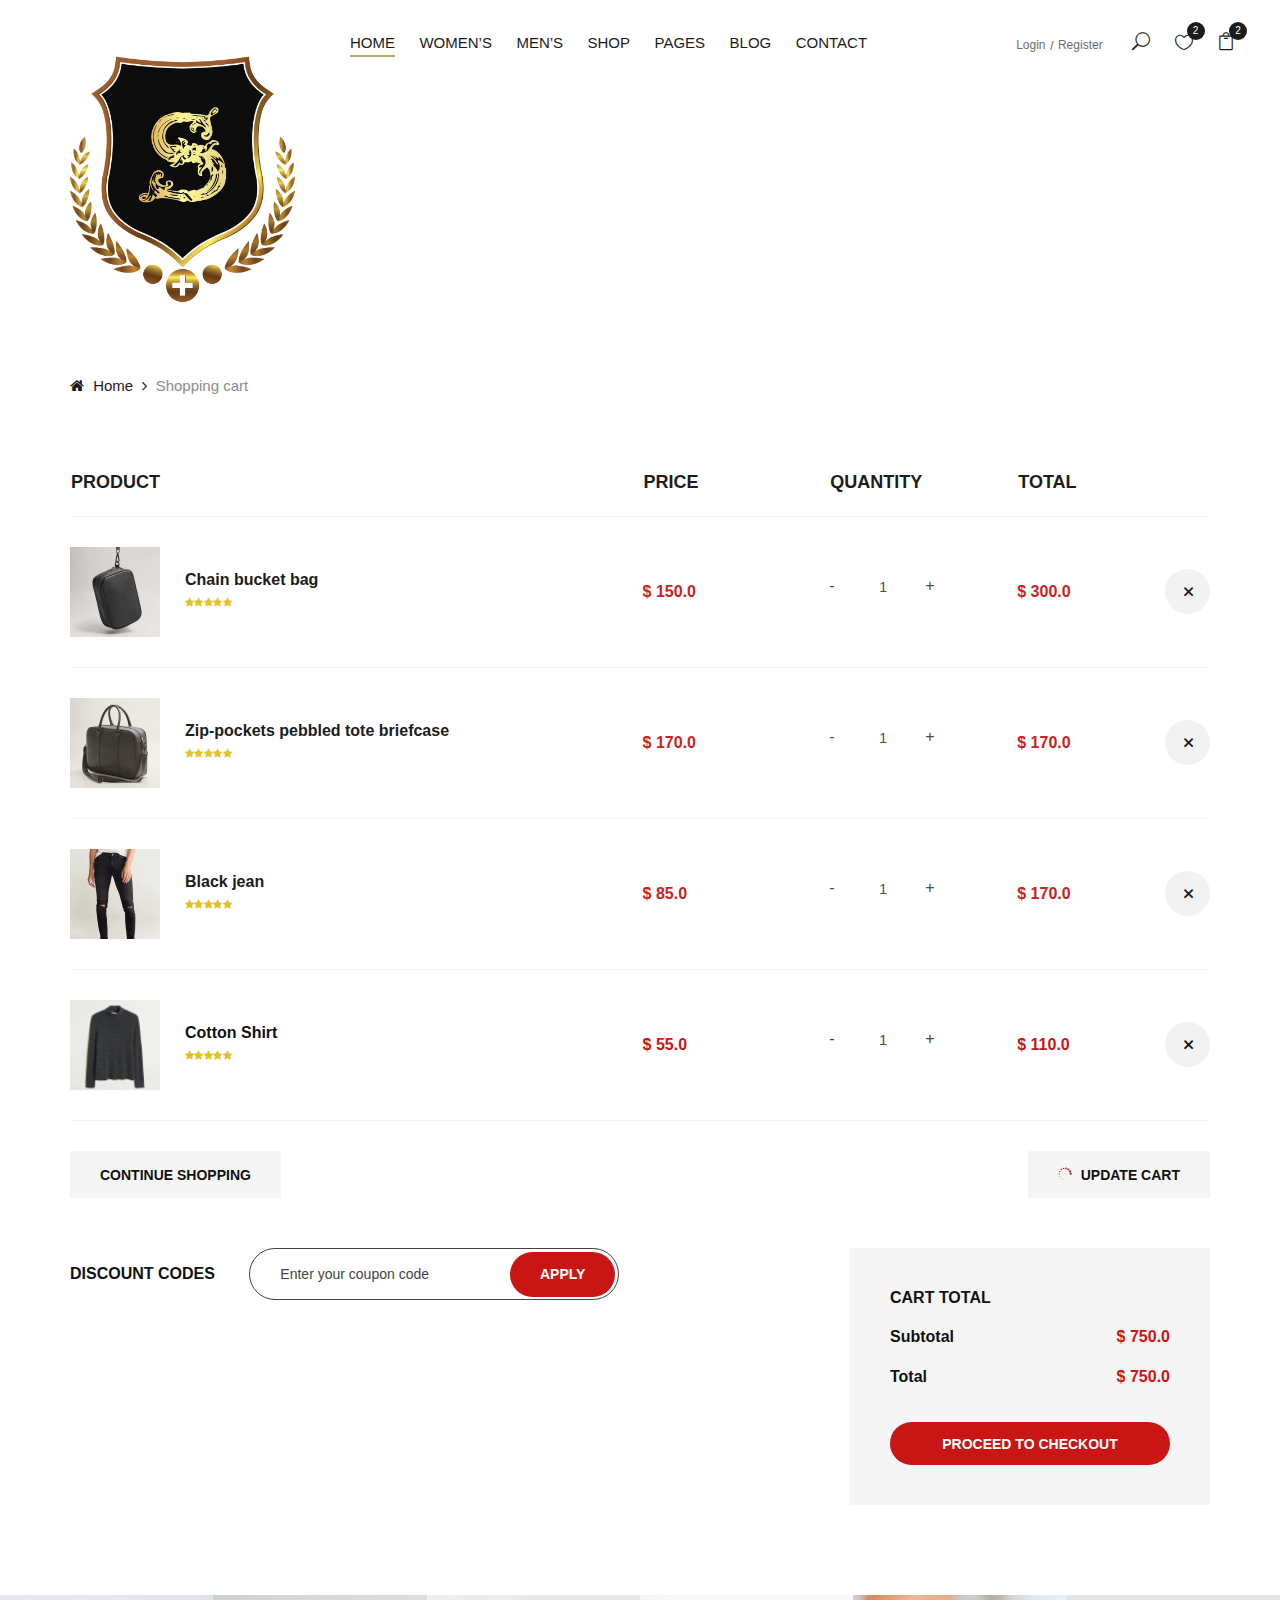
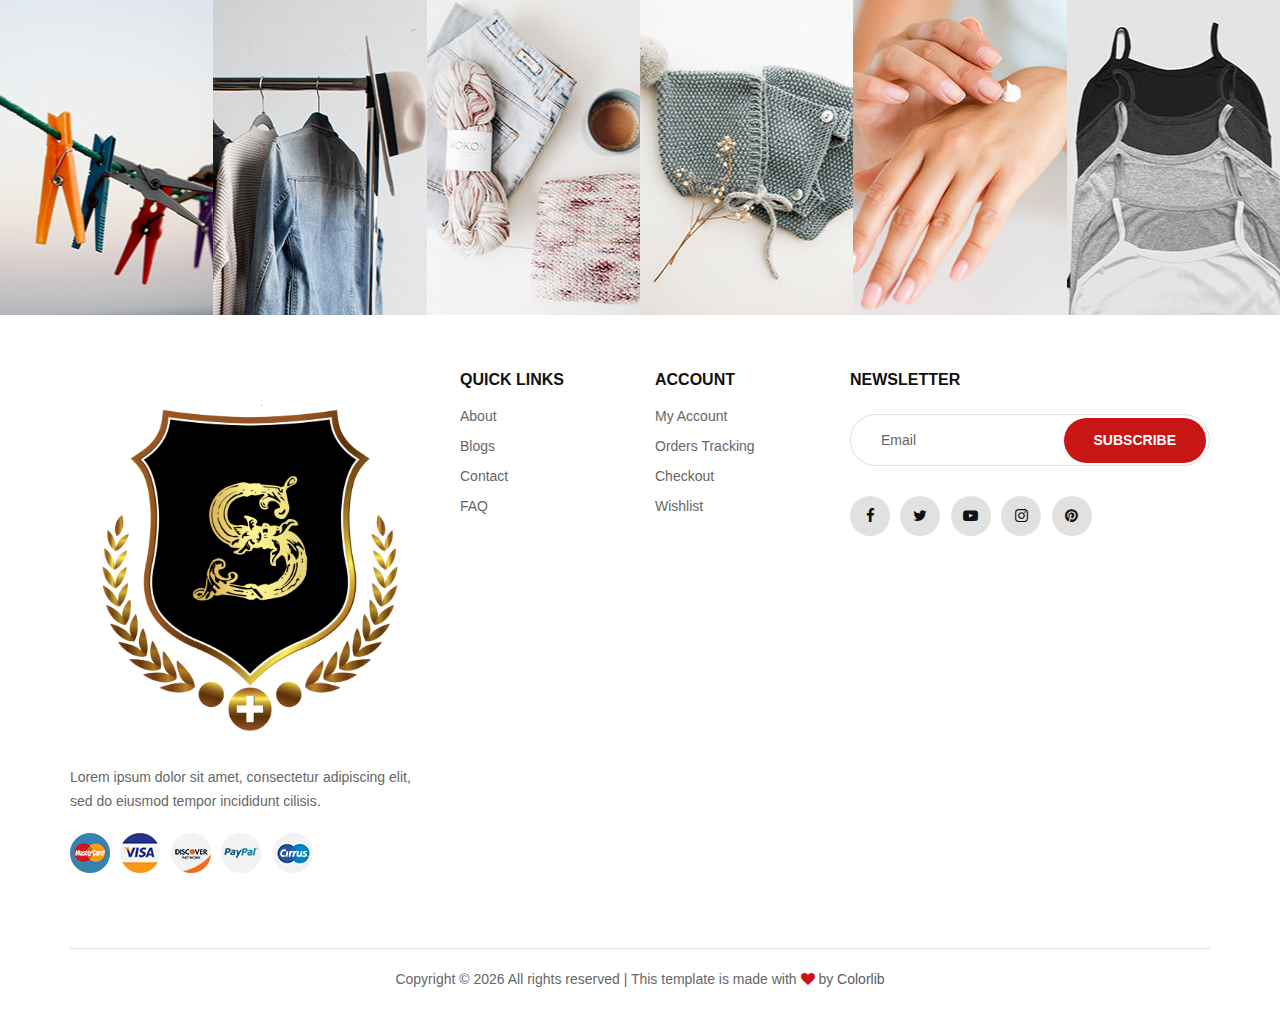
<file: shop-cart.html>
<!DOCTYPE html>
<html lang="zxx">

<head>
    <meta charset="UTF-8">
    <meta name="description" content="Ashion Template">
    <meta name="keywords" content="Ashion, unica, creative, html">
    <meta name="viewport" content="width=device-width, initial-scale=1.0">
    <meta http-equiv="X-UA-Compatible" content="ie=edge">
    <title>Ashion | Template</title>

    <!-- Google Font -->
    <link href="https://fonts.googleapis.com/css2?family=Cookie&display=swap" rel="stylesheet">
    <link href="https://fonts.googleapis.com/css2?family=Montserrat:wght@400;500;600;700;800;900&display=swap"
    rel="stylesheet">

    <!-- Css Styles -->
    <link rel="stylesheet" href="css/bootstrap.min.css" type="text/css">
    <link rel="stylesheet" href="css/font-awesome.min.css" type="text/css">
    <link rel="stylesheet" href="css/elegant-icons.css" type="text/css">
    <link rel="stylesheet" href="css/jquery-ui.min.css" type="text/css">
    <link rel="stylesheet" href="css/magnific-popup.css" type="text/css">
    <link rel="stylesheet" href="css/owl.carousel.min.css" type="text/css">
    <link rel="stylesheet" href="css/slicknav.min.css" type="text/css">
    <link rel="stylesheet" href="css/style.css" type="text/css">
</head>

<body>
    <!-- Page Preloder -->
    <div id="preloder">
        <div class="loader"></div>
    </div>

    <!-- Offcanvas Menu Begin -->
    <div class="offcanvas-menu-overlay"></div>
    <div class="offcanvas-menu-wrapper">
        <div class="offcanvas__close">+</div>
        <ul class="offcanvas__widget">
            <li><span class="icon_search search-switch"></span></li>
            <li><a href="#"><span class="icon_heart_alt"></span>
                <div class="tip">2</div>
            </a></li>
            <li><a href="#"><span class="icon_bag_alt"></span>
                <div class="tip">2</div>
            </a></li>
        </ul>
        <div class="offcanvas__logo">
            <a href="./index.html"><img src="img/logo.png" alt=""></a>
        </div>
        <div id="mobile-menu-wrap"></div>
        <div class="offcanvas__auth">
            <a href="#">Login</a>
            <a href="#">Register</a>
        </div>
    </div>
    <!-- Offcanvas Menu End -->

    <!-- Header Section Begin -->
    <header class="header">
        <div class="container-fluid">
            <div class="row">
                <div class="col-xl-3 col-lg-2">
                    <div class="header__logo">
                        <a href="./index.html"><img src="img/logo.png" alt=""></a>
                    </div>
                </div>
                <div class="col-xl-6 col-lg-7">
                    <nav class="header__menu">
                        <ul>
                            <li class="active"><a href="./index.html">Home</a></li>
                            <li><a href="#">Women’s</a></li>
                            <li><a href="#">Men’s</a></li>
                            <li><a href="./shop.html">Shop</a></li>
                            <li><a href="#">Pages</a>
                                <ul class="dropdown">
                                    <li><a href="./product-details.html">Product Details</a></li>
                                    <li><a href="./shop-cart.html">Shop Cart</a></li>
                                    <li><a href="./checkout.html">Checkout</a></li>
                                    <li><a href="./blog-details.html">Blog Details</a></li>
                                </ul>
                            </li>
                            <li><a href="./blog.html">Blog</a></li>
                            <li><a href="./contact.html">Contact</a></li>
                        </ul>
                    </nav>
                </div>
                <div class="col-lg-3">
                    <div class="header__right">
                        <div class="header__right__auth">
                            <a href="#">Login</a>
                            <a href="#">Register</a>
                        </div>
                        <ul class="header__right__widget">
                            <li><span class="icon_search search-switch"></span></li>
                            <li><a href="#"><span class="icon_heart_alt"></span>
                                <div class="tip">2</div>
                            </a></li>
                            <li><a href="#"><span class="icon_bag_alt"></span>
                                <div class="tip">2</div>
                            </a></li>
                        </ul>
                    </div>
                </div>
            </div>
            <div class="canvas__open">
                <i class="fa fa-bars"></i>
            </div>
        </div>
    </header>
    <!-- Header Section End -->

    <!-- Breadcrumb Begin -->
    <div class="breadcrumb-option">
        <div class="container">
            <div class="row">
                <div class="col-lg-12">
                    <div class="breadcrumb__links">
                        <a href="./index.html"><i class="fa fa-home"></i> Home</a>
                        <span>Shopping cart</span>
                    </div>
                </div>
            </div>
        </div>
    </div>
    <!-- Breadcrumb End -->

    <!-- Shop Cart Section Begin -->
    <section class="shop-cart spad">
        <div class="container">
            <div class="row">
                <div class="col-lg-12">
                    <div class="shop__cart__table">
                        <table>
                            <thead>
                                <tr>
                                    <th>Product</th>
                                    <th>Price</th>
                                    <th>Quantity</th>
                                    <th>Total</th>
                                    <th></th>
                                </tr>
                            </thead>
                            <tbody>
                                <tr>
                                    <td class="cart__product__item">
                                        <img src="img/shop-cart/cp-1.jpg" alt="">
                                        <div class="cart__product__item__title">
                                            <h6>Chain bucket bag</h6>
                                            <div class="rating">
                                                <i class="fa fa-star"></i>
                                                <i class="fa fa-star"></i>
                                                <i class="fa fa-star"></i>
                                                <i class="fa fa-star"></i>
                                                <i class="fa fa-star"></i>
                                            </div>
                                        </div>
                                    </td>
                                    <td class="cart__price">$ 150.0</td>
                                    <td class="cart__quantity">
                                        <div class="pro-qty">
                                            <input type="text" value="1">
                                        </div>
                                    </td>
                                    <td class="cart__total">$ 300.0</td>
                                    <td class="cart__close"><span class="icon_close"></span></td>
                                </tr>
                                <tr>
                                    <td class="cart__product__item">
                                        <img src="img/shop-cart/cp-2.jpg" alt="">
                                        <div class="cart__product__item__title">
                                            <h6>Zip-pockets pebbled tote briefcase</h6>
                                            <div class="rating">
                                                <i class="fa fa-star"></i>
                                                <i class="fa fa-star"></i>
                                                <i class="fa fa-star"></i>
                                                <i class="fa fa-star"></i>
                                                <i class="fa fa-star"></i>
                                            </div>
                                        </div>
                                    </td>
                                    <td class="cart__price">$ 170.0</td>
                                    <td class="cart__quantity">
                                        <div class="pro-qty">
                                            <input type="text" value="1">
                                        </div>
                                    </td>
                                    <td class="cart__total">$ 170.0</td>
                                    <td class="cart__close"><span class="icon_close"></span></td>
                                </tr>
                                <tr>
                                    <td class="cart__product__item">
                                        <img src="img/shop-cart/cp-3.jpg" alt="">
                                        <div class="cart__product__item__title">
                                            <h6>Black jean</h6>
                                            <div class="rating">
                                                <i class="fa fa-star"></i>
                                                <i class="fa fa-star"></i>
                                                <i class="fa fa-star"></i>
                                                <i class="fa fa-star"></i>
                                                <i class="fa fa-star"></i>
                                            </div>
                                        </div>
                                    </td>
                                    <td class="cart__price">$ 85.0</td>
                                    <td class="cart__quantity">
                                        <div class="pro-qty">
                                            <input type="text" value="1">
                                        </div>
                                    </td>
                                    <td class="cart__total">$ 170.0</td>
                                    <td class="cart__close"><span class="icon_close"></span></td>
                                </tr>
                                <tr>
                                    <td class="cart__product__item">
                                        <img src="img/shop-cart/cp-4.jpg" alt="">
                                        <div class="cart__product__item__title">
                                            <h6>Cotton Shirt</h6>
                                            <div class="rating">
                                                <i class="fa fa-star"></i>
                                                <i class="fa fa-star"></i>
                                                <i class="fa fa-star"></i>
                                                <i class="fa fa-star"></i>
                                                <i class="fa fa-star"></i>
                                            </div>
                                        </div>
                                    </td>
                                    <td class="cart__price">$ 55.0</td>
                                    <td class="cart__quantity">
                                        <div class="pro-qty">
                                            <input type="text" value="1">
                                        </div>
                                    </td>
                                    <td class="cart__total">$ 110.0</td>
                                    <td class="cart__close"><span class="icon_close"></span></td>
                                </tr>
                            </tbody>
                        </table>
                    </div>
                </div>
            </div>
            <div class="row">
                <div class="col-lg-6 col-md-6 col-sm-6">
                    <div class="cart__btn">
                        <a href="#">Continue Shopping</a>
                    </div>
                </div>
                <div class="col-lg-6 col-md-6 col-sm-6">
                    <div class="cart__btn update__btn">
                        <a href="#"><span class="icon_loading"></span> Update cart</a>
                    </div>
                </div>
            </div>
            <div class="row">
                <div class="col-lg-6">
                    <div class="discount__content">
                        <h6>Discount codes</h6>
                        <form action="#">
                            <input type="text" placeholder="Enter your coupon code">
                            <button type="submit" class="site-btn">Apply</button>
                        </form>
                    </div>
                </div>
                <div class="col-lg-4 offset-lg-2">
                    <div class="cart__total__procced">
                        <h6>Cart total</h6>
                        <ul>
                            <li>Subtotal <span>$ 750.0</span></li>
                            <li>Total <span>$ 750.0</span></li>
                        </ul>
                        <a href="#" class="primary-btn">Proceed to checkout</a>
                    </div>
                </div>
            </div>
        </div>
    </section>
    <!-- Shop Cart Section End -->

    <!-- Instagram Begin -->
    <div class="instagram">
        <div class="container-fluid">
            <div class="row">
                <div class="col-lg-2 col-md-4 col-sm-4 p-0">
                    <div class="instagram__item set-bg" data-setbg="img/instagram/insta-1.jpg">
                        <div class="instagram__text">
                            <i class="fa fa-instagram"></i>
                            <a href="#">@ ashion_shop</a>
                        </div>
                    </div>
                </div>
                <div class="col-lg-2 col-md-4 col-sm-4 p-0">
                    <div class="instagram__item set-bg" data-setbg="img/instagram/insta-2.jpg">
                        <div class="instagram__text">
                            <i class="fa fa-instagram"></i>
                            <a href="#">@ ashion_shop</a>
                        </div>
                    </div>
                </div>
                <div class="col-lg-2 col-md-4 col-sm-4 p-0">
                    <div class="instagram__item set-bg" data-setbg="img/instagram/insta-3.jpg">
                        <div class="instagram__text">
                            <i class="fa fa-instagram"></i>
                            <a href="#">@ ashion_shop</a>
                        </div>
                    </div>
                </div>
                <div class="col-lg-2 col-md-4 col-sm-4 p-0">
                    <div class="instagram__item set-bg" data-setbg="img/instagram/insta-4.jpg">
                        <div class="instagram__text">
                            <i class="fa fa-instagram"></i>
                            <a href="#">@ ashion_shop</a>
                        </div>
                    </div>
                </div>
                <div class="col-lg-2 col-md-4 col-sm-4 p-0">
                    <div class="instagram__item set-bg" data-setbg="img/instagram/insta-5.jpg">
                        <div class="instagram__text">
                            <i class="fa fa-instagram"></i>
                            <a href="#">@ ashion_shop</a>
                        </div>
                    </div>
                </div>
                <div class="col-lg-2 col-md-4 col-sm-4 p-0">
                    <div class="instagram__item set-bg" data-setbg="img/instagram/insta-6.jpg">
                        <div class="instagram__text">
                            <i class="fa fa-instagram"></i>
                            <a href="#">@ ashion_shop</a>
                        </div>
                    </div>
                </div>
            </div>
        </div>
    </div>
    <!-- Instagram End -->

    <!-- Footer Section Begin -->
    <footer class="footer">
        <div class="container">
            <div class="row">
                <div class="col-lg-4 col-md-6 col-sm-7">
                    <div class="footer__about">
                        <div class="footer__logo">
                            <a href="./index.html"><img src="img/logo.png" alt=""></a>
                        </div>
                        <p>Lorem ipsum dolor sit amet, consectetur adipiscing elit, sed do eiusmod tempor incididunt
                        cilisis.</p>
                        <div class="footer__payment">
                            <a href="#"><img src="img/payment/payment-1.png" alt=""></a>
                            <a href="#"><img src="img/payment/payment-2.png" alt=""></a>
                            <a href="#"><img src="img/payment/payment-3.png" alt=""></a>
                            <a href="#"><img src="img/payment/payment-4.png" alt=""></a>
                            <a href="#"><img src="img/payment/payment-5.png" alt=""></a>
                        </div>
                    </div>
                </div>
                <div class="col-lg-2 col-md-3 col-sm-5">
                    <div class="footer__widget">
                        <h6>Quick links</h6>
                        <ul>
                            <li><a href="#">About</a></li>
                            <li><a href="#">Blogs</a></li>
                            <li><a href="#">Contact</a></li>
                            <li><a href="#">FAQ</a></li>
                        </ul>
                    </div>
                </div>
                <div class="col-lg-2 col-md-3 col-sm-4">
                    <div class="footer__widget">
                        <h6>Account</h6>
                        <ul>
                            <li><a href="#">My Account</a></li>
                            <li><a href="#">Orders Tracking</a></li>
                            <li><a href="#">Checkout</a></li>
                            <li><a href="#">Wishlist</a></li>
                        </ul>
                    </div>
                </div>
                <div class="col-lg-4 col-md-8 col-sm-8">
                    <div class="footer__newslatter">
                        <h6>NEWSLETTER</h6>
                        <form action="#">
                            <input type="text" placeholder="Email">
                            <button type="submit" class="site-btn">Subscribe</button>
                        </form>
                        <div class="footer__social">
                            <a href="#"><i class="fa fa-facebook"></i></a>
                            <a href="#"><i class="fa fa-twitter"></i></a>
                            <a href="#"><i class="fa fa-youtube-play"></i></a>
                            <a href="#"><i class="fa fa-instagram"></i></a>
                            <a href="#"><i class="fa fa-pinterest"></i></a>
                        </div>
                    </div>
                </div>
            </div>
            <div class="row">
                <div class="col-lg-12">
                    <!-- Link back to Colorlib can't be removed. Template is licensed under CC BY 3.0. -->
                    <div class="footer__copyright__text">
                        <p>Copyright &copy; <script>document.write(new Date().getFullYear());</script> All rights reserved | This template is made with <i class="fa fa-heart" aria-hidden="true"></i> by <a href="https://colorlib.com" target="_blank">Colorlib</a></p>
                    </div>
                    <!-- Link back to Colorlib can't be removed. Template is licensed under CC BY 3.0. -->
                </div>
            </div>
        </div>
    </footer>
    <!-- Footer Section End -->

    <!-- Search Begin -->
    <div class="search-model">
        <div class="h-100 d-flex align-items-center justify-content-center">
            <div class="search-close-switch">+</div>
            <form class="search-model-form">
                <input type="text" id="search-input" placeholder="Search here.....">
            </form>
        </div>
    </div>
    <!-- Search End -->

    <!-- Js Plugins -->
    <script src="js/jquery-3.3.1.min.js"></script>
    <script src="js/bootstrap.min.js"></script>
    <script src="js/jquery.magnific-popup.min.js"></script>
    <script src="js/jquery-ui.min.js"></script>
    <script src="js/mixitup.min.js"></script>
    <script src="js/jquery.countdown.min.js"></script>
    <script src="js/jquery.slicknav.js"></script>
    <script src="js/owl.carousel.min.js"></script>
    <script src="js/jquery.nicescroll.min.js"></script>
    <script src="js/main.js"></script>
</body>

</html>
</file>
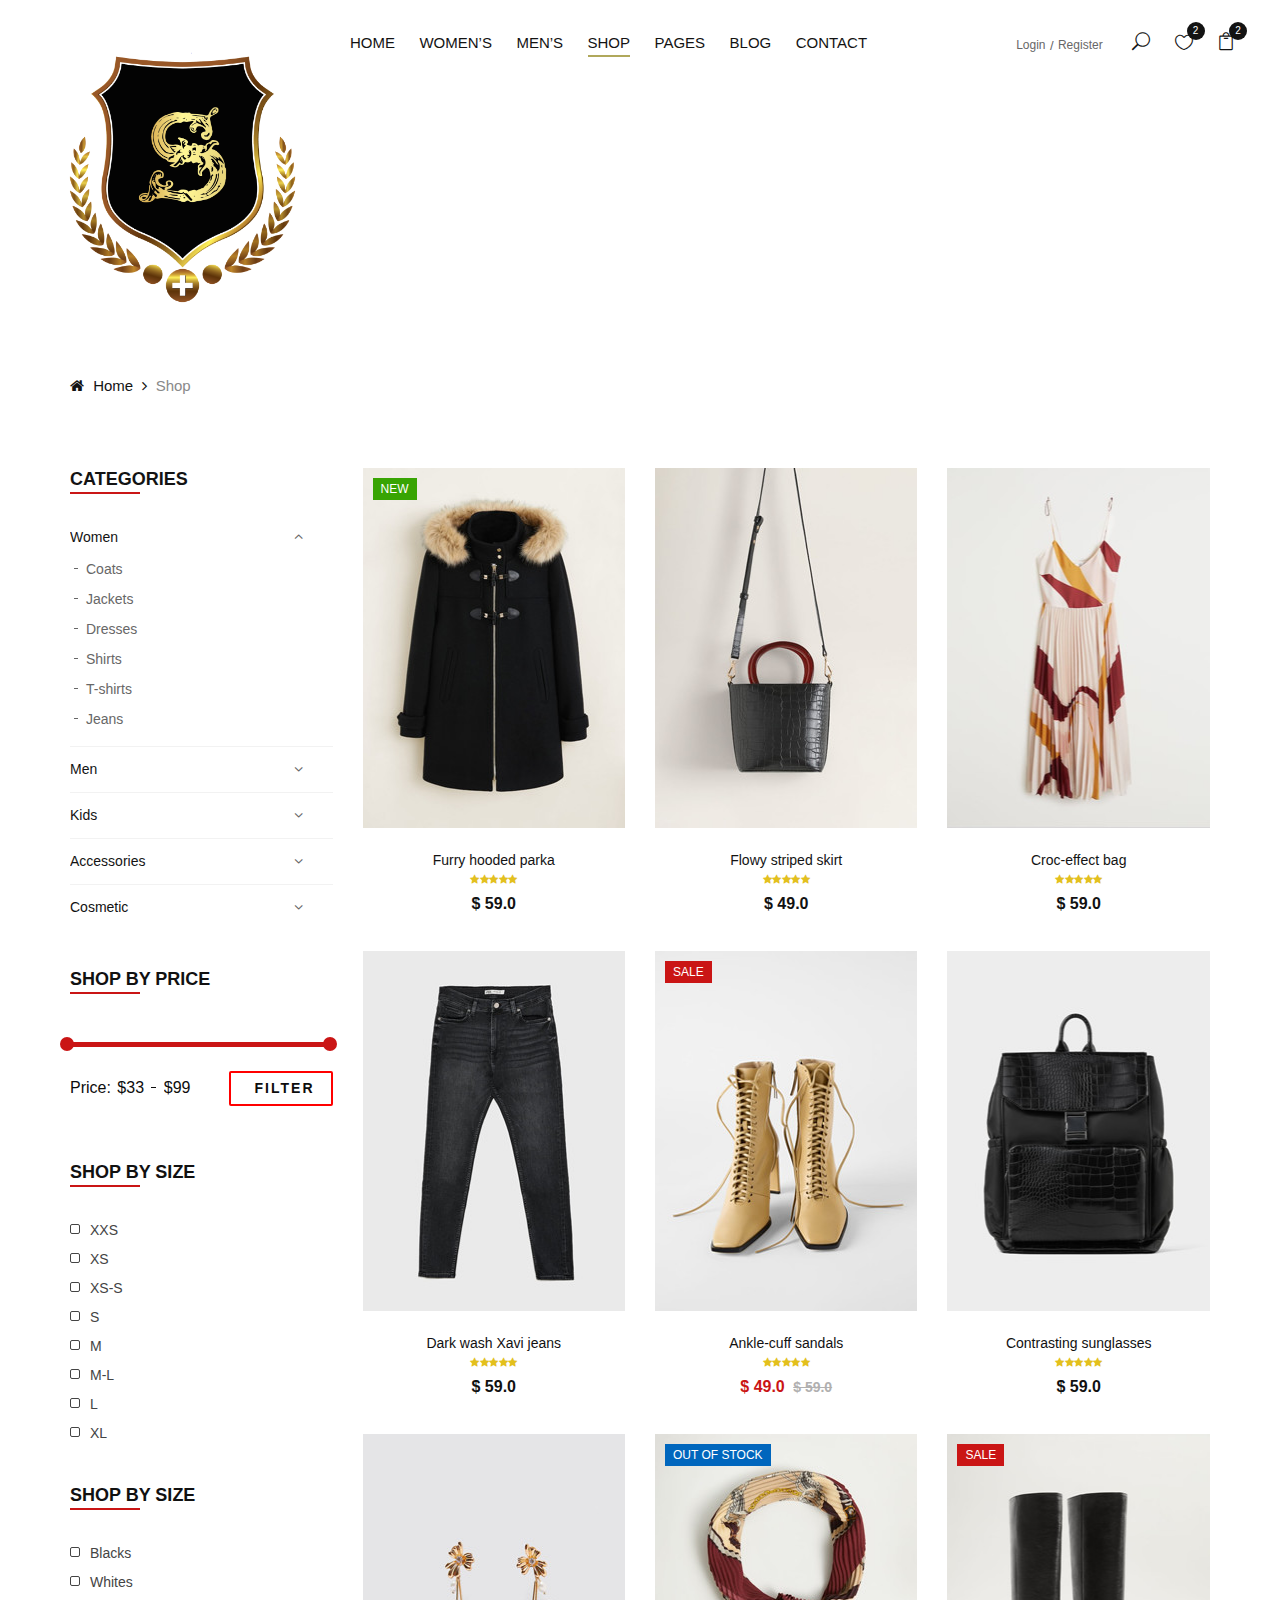
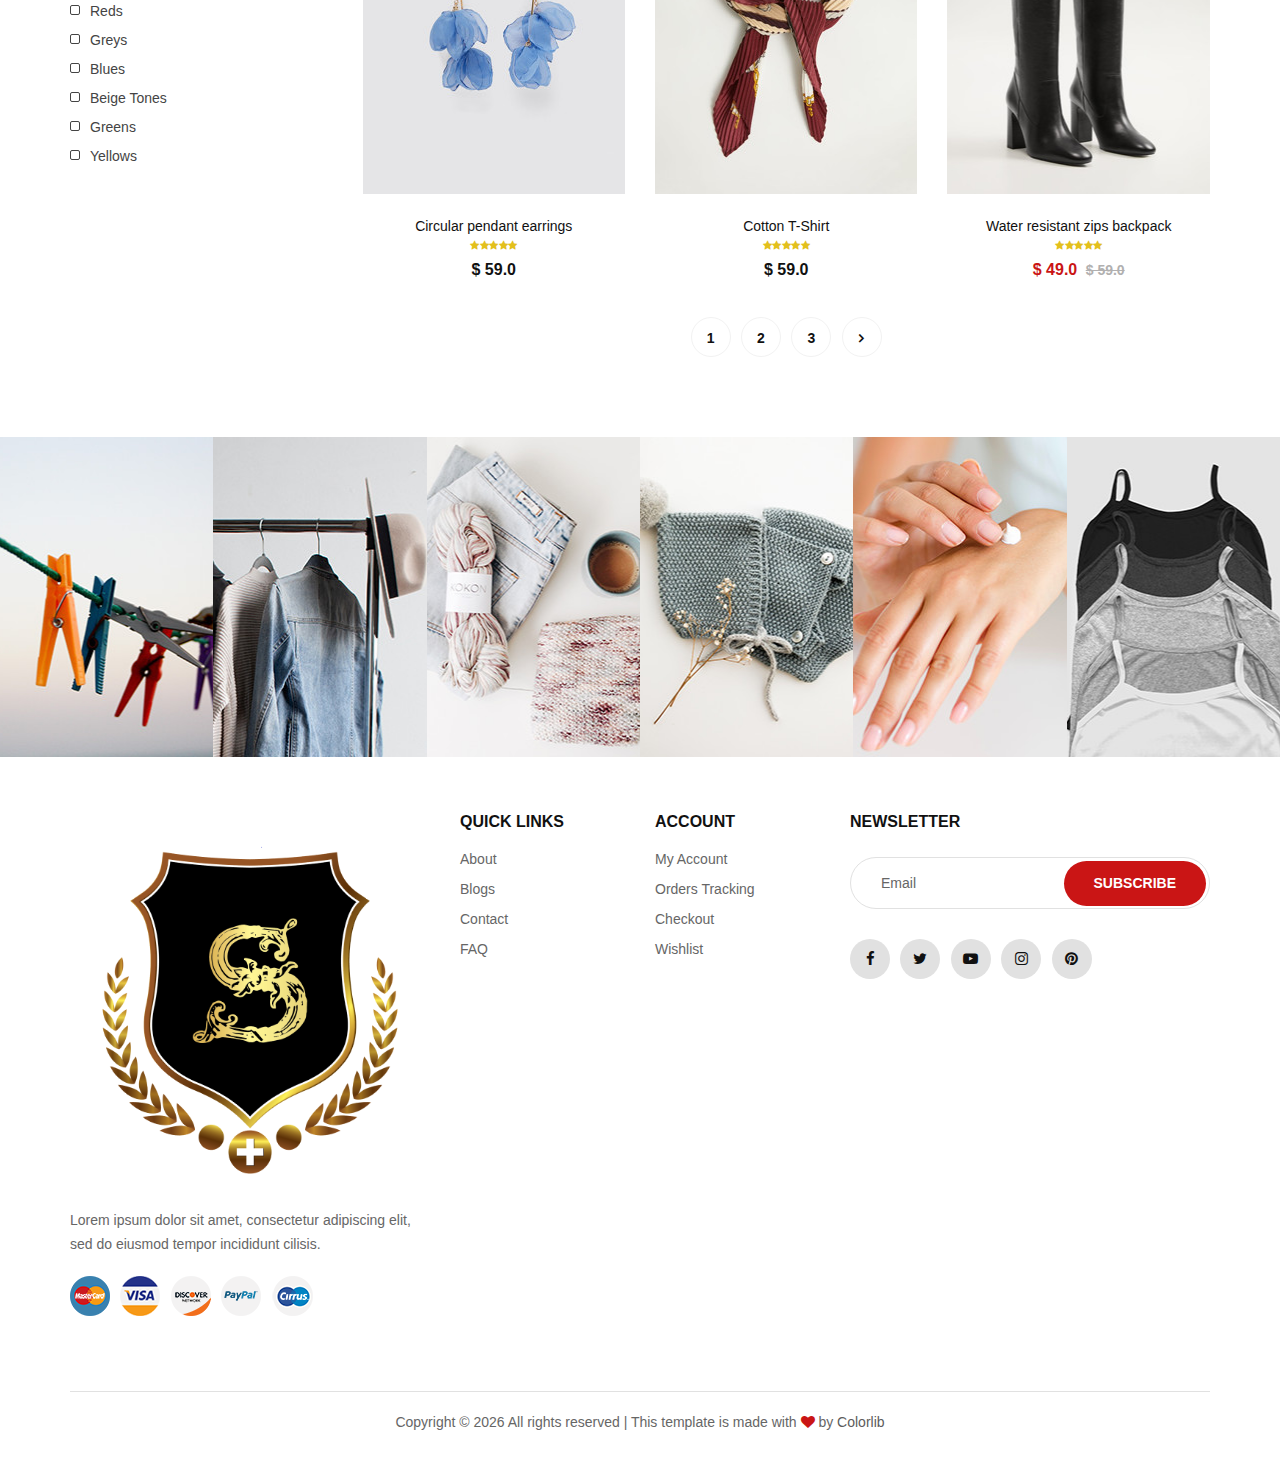
<file: shop.html>
<!DOCTYPE html>
<html lang="zxx">

<head>
    <meta charset="UTF-8">
    <meta name="description" content="Ashion Template">
    <meta name="keywords" content="Ashion, unica, creative, html">
    <meta name="viewport" content="width=device-width, initial-scale=1.0">
    <meta http-equiv="X-UA-Compatible" content="ie=edge">
    <title>Ashion | Template</title>

    <!-- Google Font -->
    <link href="https://fonts.googleapis.com/css2?family=Cookie&display=swap" rel="stylesheet">
    <link href="https://fonts.googleapis.com/css2?family=Montserrat:wght@400;500;600;700;800;900&display=swap"
    rel="stylesheet">

    <!-- Css Styles -->
    <link rel="stylesheet" href="css/bootstrap.min.css" type="text/css">
    <link rel="stylesheet" href="css/font-awesome.min.css" type="text/css">
    <link rel="stylesheet" href="css/elegant-icons.css" type="text/css">
    <link rel="stylesheet" href="css/jquery-ui.min.css" type="text/css">
    <link rel="stylesheet" href="css/magnific-popup.css" type="text/css">
    <link rel="stylesheet" href="css/owl.carousel.min.css" type="text/css">
    <link rel="stylesheet" href="css/slicknav.min.css" type="text/css">
    <link rel="stylesheet" href="css/style.css" type="text/css">
</head>

<body>
    <!-- Page Preloder -->
    <div id="preloder">
        <div class="loader"></div>
    </div>

    <!-- Offcanvas Menu Begin -->
    <div class="offcanvas-menu-overlay"></div>
    <div class="offcanvas-menu-wrapper">
        <div class="offcanvas__close">+</div>
        <ul class="offcanvas__widget">
            <li><span class="icon_search search-switch"></span></li>
            <li><a href="#"><span class="icon_heart_alt"></span>
                <div class="tip">2</div>
            </a></li>
            <li><a href="#"><span class="icon_bag_alt"></span>
                <div class="tip">2</div>
            </a></li>
        </ul>
        <div class="offcanvas__logo">
            <a href="./index.html"><img src="img/logo.png" alt=""></a>
        </div>
        <div id="mobile-menu-wrap"></div>
        <div class="offcanvas__auth">
            <a href="#">Login</a>
            <a href="#">Register</a>
        </div>
    </div>
    <!-- Offcanvas Menu End -->

    <!-- Header Section Begin -->
    <header class="header">
        <div class="container-fluid">
            <div class="row">
                <div class="col-xl-3 col-lg-2">
                    <div class="header__logo">
                        <a href="./index.html"><img src="img/logo.png" alt=""></a>
                    </div>
                </div>
                <div class="col-xl-6 col-lg-7">
                    <nav class="header__menu">
                        <ul>
                            <li><a href="./index.html">Home</a></li>
                            <li><a href="#">Women’s</a></li>
                            <li><a href="#">Men’s</a></li>
                            <li class="active"><a href="./shop.html">Shop</a></li>
                            <li><a href="#">Pages</a>
                                <ul class="dropdown">
                                    <li><a href="./product-details.html">Product Details</a></li>
                                    <li><a href="./shop-cart.html">Shop Cart</a></li>
                                    <li><a href="./checkout.html">Checkout</a></li>
                                    <li><a href="./blog-details.html">Blog Details</a></li>
                                </ul>
                            </li>
                            <li><a href="./blog.html">Blog</a></li>
                            <li><a href="./contact.html">Contact</a></li>
                        </ul>
                    </nav>
                </div>
                <div class="col-lg-3">
                    <div class="header__right">
                        <div class="header__right__auth">
                            <a href="#">Login</a>
                            <a href="#">Register</a>
                        </div>
                        <ul class="header__right__widget">
                            <li><span class="icon_search search-switch"></span></li>
                            <li><a href="#"><span class="icon_heart_alt"></span>
                                <div class="tip">2</div>
                            </a></li>
                            <li><a href="#"><span class="icon_bag_alt"></span>
                                <div class="tip">2</div>
                            </a></li>
                        </ul>
                    </div>
                </div>
            </div>
            <div class="canvas__open">
                <i class="fa fa-bars"></i>
            </div>
        </div>
    </header>
    <!-- Header Section End -->

    <!-- Breadcrumb Begin -->
    <div class="breadcrumb-option">
        <div class="container">
            <div class="row">
                <div class="col-lg-12">
                    <div class="breadcrumb__links">
                        <a href="./index.html"><i class="fa fa-home"></i> Home</a>
                        <span>Shop</span>
                    </div>
                </div>
            </div>
        </div>
    </div>
    <!-- Breadcrumb End -->

    <!-- Shop Section Begin -->
    <section class="shop spad">
        <div class="container">
            <div class="row">
                <div class="col-lg-3 col-md-3">
                    <div class="shop__sidebar">
                        <div class="sidebar__categories">
                            <div class="section-title">
                                <h4>Categories</h4>
                            </div>
                            <div class="categories__accordion">
                                <div class="accordion" id="accordionExample">
                                    <div class="card">
                                        <div class="card-heading active">
                                            <a data-toggle="collapse" data-target="#collapseOne">Women</a>
                                        </div>
                                        <div id="collapseOne" class="collapse show" data-parent="#accordionExample">
                                            <div class="card-body">
                                                <ul>
                                                    <li><a href="#">Coats</a></li>
                                                    <li><a href="#">Jackets</a></li>
                                                    <li><a href="#">Dresses</a></li>
                                                    <li><a href="#">Shirts</a></li>
                                                    <li><a href="#">T-shirts</a></li>
                                                    <li><a href="#">Jeans</a></li>
                                                </ul>
                                            </div>
                                        </div>
                                    </div>
                                    <div class="card">
                                        <div class="card-heading">
                                            <a data-toggle="collapse" data-target="#collapseTwo">Men</a>
                                        </div>
                                        <div id="collapseTwo" class="collapse" data-parent="#accordionExample">
                                            <div class="card-body">
                                                <ul>
                                                    <li><a href="#">Coats</a></li>
                                                    <li><a href="#">Jackets</a></li>
                                                    <li><a href="#">Dresses</a></li>
                                                    <li><a href="#">Shirts</a></li>
                                                    <li><a href="#">T-shirts</a></li>
                                                    <li><a href="#">Jeans</a></li>
                                                </ul>
                                            </div>
                                        </div>
                                    </div>
                                    <div class="card">
                                        <div class="card-heading">
                                            <a data-toggle="collapse" data-target="#collapseThree">Kids</a>
                                        </div>
                                        <div id="collapseThree" class="collapse" data-parent="#accordionExample">
                                            <div class="card-body">
                                                <ul>
                                                    <li><a href="#">Coats</a></li>
                                                    <li><a href="#">Jackets</a></li>
                                                    <li><a href="#">Dresses</a></li>
                                                    <li><a href="#">Shirts</a></li>
                                                    <li><a href="#">T-shirts</a></li>
                                                    <li><a href="#">Jeans</a></li>
                                                </ul>
                                            </div>
                                        </div>
                                    </div>
                                    <div class="card">
                                        <div class="card-heading">
                                            <a data-toggle="collapse" data-target="#collapseFour">Accessories</a>
                                        </div>
                                        <div id="collapseFour" class="collapse" data-parent="#accordionExample">
                                            <div class="card-body">
                                                <ul>
                                                    <li><a href="#">Coats</a></li>
                                                    <li><a href="#">Jackets</a></li>
                                                    <li><a href="#">Dresses</a></li>
                                                    <li><a href="#">Shirts</a></li>
                                                    <li><a href="#">T-shirts</a></li>
                                                    <li><a href="#">Jeans</a></li>
                                                </ul>
                                            </div>
                                        </div>
                                    </div>
                                    <div class="card">
                                        <div class="card-heading">
                                            <a data-toggle="collapse" data-target="#collapseFive">Cosmetic</a>
                                        </div>
                                        <div id="collapseFive" class="collapse" data-parent="#accordionExample">
                                            <div class="card-body">
                                                <ul>
                                                    <li><a href="#">Coats</a></li>
                                                    <li><a href="#">Jackets</a></li>
                                                    <li><a href="#">Dresses</a></li>
                                                    <li><a href="#">Shirts</a></li>
                                                    <li><a href="#">T-shirts</a></li>
                                                    <li><a href="#">Jeans</a></li>
                                                </ul>
                                            </div>
                                        </div>
                                    </div>
                                </div>
                            </div>
                        </div>
                        <div class="sidebar__filter">
                            <div class="section-title">
                                <h4>Shop by price</h4>
                            </div>
                            <div class="filter-range-wrap">
                                <div class="price-range ui-slider ui-corner-all ui-slider-horizontal ui-widget ui-widget-content"
                                data-min="33" data-max="99"></div>
                                <div class="range-slider">
                                    <div class="price-input">
                                        <p>Price:</p>
                                        <input type="text" id="minamount">
                                        <input type="text" id="maxamount">
                                    </div>
                                </div>
                            </div>
                            <a href="#">Filter</a>
                        </div>
                        <div class="sidebar__sizes">
                            <div class="section-title">
                                <h4>Shop by size</h4>
                            </div>
                            <div class="size__list">
                                <label for="xxs">
                                    xxs
                                    <input type="checkbox" id="xxs">
                                    <span class="checkmark"></span>
                                </label>
                                <label for="xs">
                                    xs
                                    <input type="checkbox" id="xs">
                                    <span class="checkmark"></span>
                                </label>
                                <label for="xss">
                                    xs-s
                                    <input type="checkbox" id="xss">
                                    <span class="checkmark"></span>
                                </label>
                                <label for="s">
                                    s
                                    <input type="checkbox" id="s">
                                    <span class="checkmark"></span>
                                </label>
                                <label for="m">
                                    m
                                    <input type="checkbox" id="m">
                                    <span class="checkmark"></span>
                                </label>
                                <label for="ml">
                                    m-l
                                    <input type="checkbox" id="ml">
                                    <span class="checkmark"></span>
                                </label>
                                <label for="l">
                                    l
                                    <input type="checkbox" id="l">
                                    <span class="checkmark"></span>
                                </label>
                                <label for="xl">
                                    xl
                                    <input type="checkbox" id="xl">
                                    <span class="checkmark"></span>
                                </label>
                            </div>
                        </div>
                        <div class="sidebar__color">
                            <div class="section-title">
                                <h4>Shop by size</h4>
                            </div>
                            <div class="size__list color__list">
                                <label for="black">
                                    Blacks
                                    <input type="checkbox" id="black">
                                    <span class="checkmark"></span>
                                </label>
                                <label for="whites">
                                    Whites
                                    <input type="checkbox" id="whites">
                                    <span class="checkmark"></span>
                                </label>
                                <label for="reds">
                                    Reds
                                    <input type="checkbox" id="reds">
                                    <span class="checkmark"></span>
                                </label>
                                <label for="greys">
                                    Greys
                                    <input type="checkbox" id="greys">
                                    <span class="checkmark"></span>
                                </label>
                                <label for="blues">
                                    Blues
                                    <input type="checkbox" id="blues">
                                    <span class="checkmark"></span>
                                </label>
                                <label for="beige">
                                    Beige Tones
                                    <input type="checkbox" id="beige">
                                    <span class="checkmark"></span>
                                </label>
                                <label for="greens">
                                    Greens
                                    <input type="checkbox" id="greens">
                                    <span class="checkmark"></span>
                                </label>
                                <label for="yellows">
                                    Yellows
                                    <input type="checkbox" id="yellows">
                                    <span class="checkmark"></span>
                                </label>
                            </div>
                        </div>
                    </div>
                </div>
                <div class="col-lg-9 col-md-9">
                    <div class="row">
                        <div class="col-lg-4 col-md-6">
                            <div class="product__item">
                                <div class="product__item__pic set-bg" data-setbg="img/shop/shop-1.jpg">
                                    <div class="label new">New</div>
                                    <ul class="product__hover">
                                        <li><a href="img/shop/shop-1.jpg" class="image-popup"><span class="arrow_expand"></span></a></li>
                                        <li><a href="#"><span class="icon_heart_alt"></span></a></li>
                                        <li><a href="#"><span class="icon_bag_alt"></span></a></li>
                                    </ul>
                                </div>
                                <div class="product__item__text">
                                    <h6><a href="#">Furry hooded parka</a></h6>
                                    <div class="rating">
                                        <i class="fa fa-star"></i>
                                        <i class="fa fa-star"></i>
                                        <i class="fa fa-star"></i>
                                        <i class="fa fa-star"></i>
                                        <i class="fa fa-star"></i>
                                    </div>
                                    <div class="product__price">$ 59.0</div>
                                </div>
                            </div>
                        </div>
                        <div class="col-lg-4 col-md-6">
                            <div class="product__item">
                                <div class="product__item__pic set-bg" data-setbg="img/shop/shop-2.jpg">
                                    <ul class="product__hover">
                                        <li><a href="img/shop/shop-2.jpg" class="image-popup"><span class="arrow_expand"></span></a></li>
                                        <li><a href="#"><span class="icon_heart_alt"></span></a></li>
                                        <li><a href="#"><span class="icon_bag_alt"></span></a></li>
                                    </ul>
                                </div>
                                <div class="product__item__text">
                                    <h6><a href="#">Flowy striped skirt</a></h6>
                                    <div class="rating">
                                        <i class="fa fa-star"></i>
                                        <i class="fa fa-star"></i>
                                        <i class="fa fa-star"></i>
                                        <i class="fa fa-star"></i>
                                        <i class="fa fa-star"></i>
                                    </div>
                                    <div class="product__price">$ 49.0</div>
                                </div>
                            </div>
                        </div>
                        <div class="col-lg-4 col-md-6">
                            <div class="product__item">
                                <div class="product__item__pic set-bg" data-setbg="img/shop/shop-3.jpg">
                                    <ul class="product__hover">
                                        <li><a href="img/shop/shop-3.jpg" class="image-popup"><span class="arrow_expand"></span></a></li>
                                        <li><a href="#"><span class="icon_heart_alt"></span></a></li>
                                        <li><a href="#"><span class="icon_bag_alt"></span></a></li>
                                    </ul>
                                </div>
                                <div class="product__item__text">
                                    <h6><a href="#">Croc-effect bag</a></h6>
                                    <div class="rating">
                                        <i class="fa fa-star"></i>
                                        <i class="fa fa-star"></i>
                                        <i class="fa fa-star"></i>
                                        <i class="fa fa-star"></i>
                                        <i class="fa fa-star"></i>
                                    </div>
                                    <div class="product__price">$ 59.0</div>
                                </div>
                            </div>
                        </div>
                        <div class="col-lg-4 col-md-6">
                            <div class="product__item">
                                <div class="product__item__pic set-bg" data-setbg="img/shop/shop-4.jpg">
                                    <ul class="product__hover">
                                        <li><a href="img/shop/shop-4.jpg" class="image-popup"><span class="arrow_expand"></span></a></li>
                                        <li><a href="#"><span class="icon_heart_alt"></span></a></li>
                                        <li><a href="#"><span class="icon_bag_alt"></span></a></li>
                                    </ul>
                                </div>
                                <div class="product__item__text">
                                    <h6><a href="#">Dark wash Xavi jeans</a></h6>
                                    <div class="rating">
                                        <i class="fa fa-star"></i>
                                        <i class="fa fa-star"></i>
                                        <i class="fa fa-star"></i>
                                        <i class="fa fa-star"></i>
                                        <i class="fa fa-star"></i>
                                    </div>
                                    <div class="product__price">$ 59.0</div>
                                </div>
                            </div>
                        </div>
                        <div class="col-lg-4 col-md-6">
                            <div class="product__item sale">
                                <div class="product__item__pic set-bg" data-setbg="img/shop/shop-5.jpg">
                                    <div class="label">Sale</div>
                                    <ul class="product__hover">
                                        <li><a href="img/shop/shop-5.jpg" class="image-popup"><span class="arrow_expand"></span></a></li>
                                        <li><a href="#"><span class="icon_heart_alt"></span></a></li>
                                        <li><a href="#"><span class="icon_bag_alt"></span></a></li>
                                    </ul>
                                </div>
                                <div class="product__item__text">
                                    <h6><a href="#">Ankle-cuff sandals</a></h6>
                                    <div class="rating">
                                        <i class="fa fa-star"></i>
                                        <i class="fa fa-star"></i>
                                        <i class="fa fa-star"></i>
                                        <i class="fa fa-star"></i>
                                        <i class="fa fa-star"></i>
                                    </div>
                                    <div class="product__price">$ 49.0 <span>$ 59.0</span></div>
                                </div>
                            </div>
                        </div>
                        <div class="col-lg-4 col-md-6">
                            <div class="product__item">
                                <div class="product__item__pic set-bg" data-setbg="img/shop/shop-6.jpg">
                                    <ul class="product__hover">
                                        <li><a href="img/shop/shop-6.jpg" class="image-popup"><span class="arrow_expand"></span></a></li>
                                        <li><a href="#"><span class="icon_heart_alt"></span></a></li>
                                        <li><a href="#"><span class="icon_bag_alt"></span></a></li>
                                    </ul>
                                </div>
                                <div class="product__item__text">
                                    <h6><a href="#">Contrasting sunglasses</a></h6>
                                    <div class="rating">
                                        <i class="fa fa-star"></i>
                                        <i class="fa fa-star"></i>
                                        <i class="fa fa-star"></i>
                                        <i class="fa fa-star"></i>
                                        <i class="fa fa-star"></i>
                                    </div>
                                    <div class="product__price">$ 59.0</div>
                                </div>
                            </div>
                        </div>
                        <div class="col-lg-4 col-md-6">
                            <div class="product__item">
                                <div class="product__item__pic set-bg" data-setbg="img/shop/shop-7.jpg">
                                    <ul class="product__hover">
                                        <li><a href="img/shop/shop-7.jpg" class="image-popup"><span class="arrow_expand"></span></a></li>
                                        <li><a href="#"><span class="icon_heart_alt"></span></a></li>
                                        <li><a href="#"><span class="icon_bag_alt"></span></a></li>
                                    </ul>
                                </div>
                                <div class="product__item__text">
                                    <h6><a href="#">Circular pendant earrings</a></h6>
                                    <div class="rating">
                                        <i class="fa fa-star"></i>
                                        <i class="fa fa-star"></i>
                                        <i class="fa fa-star"></i>
                                        <i class="fa fa-star"></i>
                                        <i class="fa fa-star"></i>
                                    </div>
                                    <div class="product__price">$ 59.0</div>
                                </div>
                            </div>
                        </div>
                        <div class="col-lg-4 col-md-6">
                            <div class="product__item">
                                <div class="product__item__pic set-bg" data-setbg="img/shop/shop-8.jpg">
                                    <div class="label stockout stockblue">Out Of Stock</div>
                                    <ul class="product__hover">
                                        <li><a href="img/shop/shop-8.jpg" class="image-popup"><span class="arrow_expand"></span></a></li>
                                        <li><a href="#"><span class="icon_heart_alt"></span></a></li>
                                        <li><a href="#"><span class="icon_bag_alt"></span></a></li>
                                    </ul>
                                </div>
                                <div class="product__item__text">
                                    <h6><a href="#">Cotton T-Shirt</a></h6>
                                    <div class="rating">
                                        <i class="fa fa-star"></i>
                                        <i class="fa fa-star"></i>
                                        <i class="fa fa-star"></i>
                                        <i class="fa fa-star"></i>
                                        <i class="fa fa-star"></i>
                                    </div>
                                    <div class="product__price">$ 59.0</div>
                                </div>
                            </div>
                        </div>
                        <div class="col-lg-4 col-md-6">
                            <div class="product__item sale">
                                <div class="product__item__pic set-bg" data-setbg="img/shop/shop-9.jpg">
                                    <div class="label">Sale</div>
                                    <ul class="product__hover">
                                        <li><a href="img/shop/shop-9.jpg" class="image-popup"><span class="arrow_expand"></span></a></li>
                                        <li><a href="#"><span class="icon_heart_alt"></span></a></li>
                                        <li><a href="#"><span class="icon_bag_alt"></span></a></li>
                                    </ul>
                                </div>
                                <div class="product__item__text">
                                    <h6><a href="#">Water resistant zips backpack</a></h6>
                                    <div class="rating">
                                        <i class="fa fa-star"></i>
                                        <i class="fa fa-star"></i>
                                        <i class="fa fa-star"></i>
                                        <i class="fa fa-star"></i>
                                        <i class="fa fa-star"></i>
                                    </div>
                                    <div class="product__price">$ 49.0 <span>$ 59.0</span></div>
                                </div>
                            </div>
                        </div>
                        <div class="col-lg-12 text-center">
                            <div class="pagination__option">
                                <a href="#">1</a>
                                <a href="#">2</a>
                                <a href="#">3</a>
                                <a href="#"><i class="fa fa-angle-right"></i></a>
                            </div>
                        </div>
                    </div>
                </div>
            </div>
        </div>
    </section>
    <!-- Shop Section End -->

    <!-- Instagram Begin -->
    <div class="instagram">
        <div class="container-fluid">
            <div class="row">
                <div class="col-lg-2 col-md-4 col-sm-4 p-0">
                    <div class="instagram__item set-bg" data-setbg="img/instagram/insta-1.jpg">
                        <div class="instagram__text">
                            <i class="fa fa-instagram"></i>
                            <a href="#">@ ashion_shop</a>
                        </div>
                    </div>
                </div>
                <div class="col-lg-2 col-md-4 col-sm-4 p-0">
                    <div class="instagram__item set-bg" data-setbg="img/instagram/insta-2.jpg">
                        <div class="instagram__text">
                            <i class="fa fa-instagram"></i>
                            <a href="#">@ ashion_shop</a>
                        </div>
                    </div>
                </div>
                <div class="col-lg-2 col-md-4 col-sm-4 p-0">
                    <div class="instagram__item set-bg" data-setbg="img/instagram/insta-3.jpg">
                        <div class="instagram__text">
                            <i class="fa fa-instagram"></i>
                            <a href="#">@ ashion_shop</a>
                        </div>
                    </div>
                </div>
                <div class="col-lg-2 col-md-4 col-sm-4 p-0">
                    <div class="instagram__item set-bg" data-setbg="img/instagram/insta-4.jpg">
                        <div class="instagram__text">
                            <i class="fa fa-instagram"></i>
                            <a href="#">@ ashion_shop</a>
                        </div>
                    </div>
                </div>
                <div class="col-lg-2 col-md-4 col-sm-4 p-0">
                    <div class="instagram__item set-bg" data-setbg="img/instagram/insta-5.jpg">
                        <div class="instagram__text">
                            <i class="fa fa-instagram"></i>
                            <a href="#">@ ashion_shop</a>
                        </div>
                    </div>
                </div>
                <div class="col-lg-2 col-md-4 col-sm-4 p-0">
                    <div class="instagram__item set-bg" data-setbg="img/instagram/insta-6.jpg">
                        <div class="instagram__text">
                            <i class="fa fa-instagram"></i>
                            <a href="#">@ ashion_shop</a>
                        </div>
                    </div>
                </div>
            </div>
        </div>
    </div>
    <!-- Instagram End -->

    <!-- Footer Section Begin -->
    <footer class="footer">
        <div class="container">
            <div class="row">
                <div class="col-lg-4 col-md-6 col-sm-7">
                    <div class="footer__about">
                        <div class="footer__logo">
                            <a href="./index.html"><img src="img/logo.png" alt=""></a>
                        </div>
                        <p>Lorem ipsum dolor sit amet, consectetur adipiscing elit, sed do eiusmod tempor incididunt
                        cilisis.</p>
                        <div class="footer__payment">
                            <a href="#"><img src="img/payment/payment-1.png" alt=""></a>
                            <a href="#"><img src="img/payment/payment-2.png" alt=""></a>
                            <a href="#"><img src="img/payment/payment-3.png" alt=""></a>
                            <a href="#"><img src="img/payment/payment-4.png" alt=""></a>
                            <a href="#"><img src="img/payment/payment-5.png" alt=""></a>
                        </div>
                    </div>
                </div>
                <div class="col-lg-2 col-md-3 col-sm-5">
                    <div class="footer__widget">
                        <h6>Quick links</h6>
                        <ul>
                            <li><a href="#">About</a></li>
                            <li><a href="#">Blogs</a></li>
                            <li><a href="#">Contact</a></li>
                            <li><a href="#">FAQ</a></li>
                        </ul>
                    </div>
                </div>
                <div class="col-lg-2 col-md-3 col-sm-4">
                    <div class="footer__widget">
                        <h6>Account</h6>
                        <ul>
                            <li><a href="#">My Account</a></li>
                            <li><a href="#">Orders Tracking</a></li>
                            <li><a href="#">Checkout</a></li>
                            <li><a href="#">Wishlist</a></li>
                        </ul>
                    </div>
                </div>
                <div class="col-lg-4 col-md-8 col-sm-8">
                    <div class="footer__newslatter">
                        <h6>NEWSLETTER</h6>
                        <form action="#">
                            <input type="text" placeholder="Email">
                            <button type="submit" class="site-btn">Subscribe</button>
                        </form>
                        <div class="footer__social">
                            <a href="#"><i class="fa fa-facebook"></i></a>
                            <a href="#"><i class="fa fa-twitter"></i></a>
                            <a href="#"><i class="fa fa-youtube-play"></i></a>
                            <a href="#"><i class="fa fa-instagram"></i></a>
                            <a href="#"><i class="fa fa-pinterest"></i></a>
                        </div>
                    </div>
                </div>
            </div>
            <div class="row">
                <div class="col-lg-12">
                    <!-- Link back to Colorlib can't be removed. Template is licensed under CC BY 3.0. -->
                    <div class="footer__copyright__text">
                        <p>Copyright &copy; <script>document.write(new Date().getFullYear());</script> All rights reserved | This template is made with <i class="fa fa-heart" aria-hidden="true"></i> by <a href="https://colorlib.com" target="_blank">Colorlib</a></p>
                    </div>
                    <!-- Link back to Colorlib can't be removed. Template is licensed under CC BY 3.0. -->
                </div>
            </div>
        </div>
    </footer>
    <!-- Footer Section End -->

    <!-- Search Begin -->
    <div class="search-model">
        <div class="h-100 d-flex align-items-center justify-content-center">
            <div class="search-close-switch">+</div>
            <form class="search-model-form">
                <input type="text" id="search-input" placeholder="Search here.....">
            </form>
        </div>
    </div>
    <!-- Search End -->

    <!-- Js Plugins -->
    <script src="js/jquery-3.3.1.min.js"></script>
    <script src="js/bootstrap.min.js"></script>
    <script src="js/jquery.magnific-popup.min.js"></script>
    <script src="js/jquery-ui.min.js"></script>
    <script src="js/mixitup.min.js"></script>
    <script src="js/jquery.countdown.min.js"></script>
    <script src="js/jquery.slicknav.js"></script>
    <script src="js/owl.carousel.min.js"></script>
    <script src="js/jquery.nicescroll.min.js"></script>
    <script src="js/main.js"></script>
</body>

</html>
</file>
<file: css/elegant-icons.css>
@font-face {
	font-family: 'ElegantIcons';
	src:url('../fonts/ElegantIcons.eot');
	src:url('../fonts/ElegantIcons.eot?#iefix') format('embedded-opentype'),
		url('../fonts/ElegantIcons.woff') format('woff'),
		url('../fonts/ElegantIcons.ttf') format('truetype'),
		url('../fonts/ElegantIcons.svg#ElegantIcons') format('svg');
	font-weight: normal;
	font-style: normal;
}

/* Use the following CSS code if you want to use data attributes for inserting your icons */
[data-icon]:before {
	font-family: 'ElegantIcons';
	content: attr(data-icon);
	speak: none;
	font-weight: normal;
	font-variant: normal;
	text-transform: none;
	line-height: 1;
	-webkit-font-smoothing: antialiased;
	-moz-osx-font-smoothing: grayscale;
}

/* Use the following CSS code if you want to have a class per icon */
/*
Instead of a list of all class selectors,
you can use the generic selector below, but it's slower:
[class*="your-class-prefix"] {
*/
.arrow_up, .arrow_down, .arrow_left, .arrow_right, .arrow_left-up, .arrow_right-up, .arrow_right-down, .arrow_left-down, .arrow-up-down, .arrow_up-down_alt, .arrow_left-right_alt, .arrow_left-right, .arrow_expand_alt2, .arrow_expand_alt, .arrow_condense, .arrow_expand, .arrow_move, .arrow_carrot-up, .arrow_carrot-down, .arrow_carrot-left, .arrow_carrot-right, .arrow_carrot-2up, .arrow_carrot-2down, .arrow_carrot-2left, .arrow_carrot-2right, .arrow_carrot-up_alt2, .arrow_carrot-down_alt2, .arrow_carrot-left_alt2, .arrow_carrot-right_alt2, .arrow_carrot-2up_alt2, .arrow_carrot-2down_alt2, .arrow_carrot-2left_alt2, .arrow_carrot-2right_alt2, .arrow_triangle-up, .arrow_triangle-down, .arrow_triangle-left, .arrow_triangle-right, .arrow_triangle-up_alt2, .arrow_triangle-down_alt2, .arrow_triangle-left_alt2, .arrow_triangle-right_alt2, .arrow_back, .icon_minus-06, .icon_plus, .icon_close, .icon_check, .icon_minus_alt2, .icon_plus_alt2, .icon_close_alt2, .icon_check_alt2, .icon_zoom-out_alt, .icon_zoom-in_alt, .icon_search, .icon_box-empty, .icon_box-selected, .icon_minus-box, .icon_plus-box, .icon_box-checked, .icon_circle-empty, .icon_circle-slelected, .icon_stop_alt2, .icon_stop, .icon_pause_alt2, .icon_pause, .icon_menu, .icon_menu-square_alt2, .icon_menu-circle_alt2, .icon_ul, .icon_ol, .icon_adjust-horiz, .icon_adjust-vert, .icon_document_alt, .icon_documents_alt, .icon_pencil, .icon_pencil-edit_alt, .icon_pencil-edit, .icon_folder-alt, .icon_folder-open_alt, .icon_folder-add_alt, .icon_info_alt, .icon_error-oct_alt, .icon_error-circle_alt, .icon_error-triangle_alt, .icon_question_alt2, .icon_question, .icon_comment_alt, .icon_chat_alt, .icon_vol-mute_alt, .icon_volume-low_alt, .icon_volume-high_alt, .icon_quotations, .icon_quotations_alt2, .icon_clock_alt, .icon_lock_alt, .icon_lock-open_alt, .icon_key_alt, .icon_cloud_alt, .icon_cloud-upload_alt, .icon_cloud-download_alt, .icon_image, .icon_images, .icon_lightbulb_alt, .icon_gift_alt, .icon_house_alt, .icon_genius, .icon_mobile, .icon_tablet, .icon_laptop, .icon_desktop, .icon_camera_alt, .icon_mail_alt, .icon_cone_alt, .icon_ribbon_alt, .icon_bag_alt, .icon_creditcard, .icon_cart_alt, .icon_paperclip, .icon_tag_alt, .icon_tags_alt, .icon_trash_alt, .icon_cursor_alt, .icon_mic_alt, .icon_compass_alt, .icon_pin_alt, .icon_pushpin_alt, .icon_map_alt, .icon_drawer_alt, .icon_toolbox_alt, .icon_book_alt, .icon_calendar, .icon_film, .icon_table, .icon_contacts_alt, .icon_headphones, .icon_lifesaver, .icon_piechart, .icon_refresh, .icon_link_alt, .icon_link, .icon_loading, .icon_blocked, .icon_archive_alt, .icon_heart_alt, .icon_star_alt, .icon_star-half_alt, .icon_star, .icon_star-half, .icon_tools, .icon_tool, .icon_cog, .icon_cogs, .arrow_up_alt, .arrow_down_alt, .arrow_left_alt, .arrow_right_alt, .arrow_left-up_alt, .arrow_right-up_alt, .arrow_right-down_alt, .arrow_left-down_alt, .arrow_condense_alt, .arrow_expand_alt3, .arrow_carrot_up_alt, .arrow_carrot-down_alt, .arrow_carrot-left_alt, .arrow_carrot-right_alt, .arrow_carrot-2up_alt, .arrow_carrot-2dwnn_alt, .arrow_carrot-2left_alt, .arrow_carrot-2right_alt, .arrow_triangle-up_alt, .arrow_triangle-down_alt, .arrow_triangle-left_alt, .arrow_triangle-right_alt, .icon_minus_alt, .icon_plus_alt, .icon_close_alt, .icon_check_alt, .icon_zoom-out, .icon_zoom-in, .icon_stop_alt, .icon_menu-square_alt, .icon_menu-circle_alt, .icon_document, .icon_documents, .icon_pencil_alt, .icon_folder, .icon_folder-open, .icon_folder-add, .icon_folder_upload, .icon_folder_download, .icon_info, .icon_error-circle, .icon_error-oct, .icon_error-triangle, .icon_question_alt, .icon_comment, .icon_chat, .icon_vol-mute, .icon_volume-low, .icon_volume-high, .icon_quotations_alt, .icon_clock, .icon_lock, .icon_lock-open, .icon_key, .icon_cloud, .icon_cloud-upload, .icon_cloud-download, .icon_lightbulb, .icon_gift, .icon_house, .icon_camera, .icon_mail, .icon_cone, .icon_ribbon, .icon_bag, .icon_cart, .icon_tag, .icon_tags, .icon_trash, .icon_cursor, .icon_mic, .icon_compass, .icon_pin, .icon_pushpin, .icon_map, .icon_drawer, .icon_toolbox, .icon_book, .icon_contacts, .icon_archive, .icon_heart, .icon_profile, .icon_group, .icon_grid-2x2, .icon_grid-3x3, .icon_music, .icon_pause_alt, .icon_phone, .icon_upload, .icon_download, .social_facebook, .social_twitter, .social_pinterest, .social_googleplus, .social_tumblr, .social_tumbleupon, .social_wordpress, .social_instagram, .social_dribbble, .social_vimeo, .social_linkedin, .social_rss, .social_deviantart, .social_share, .social_myspace, .social_skype, .social_youtube, .social_picassa, .social_googledrive, .social_flickr, .social_blogger, .social_spotify, .social_delicious, .social_facebook_circle, .social_twitter_circle, .social_pinterest_circle, .social_googleplus_circle, .social_tumblr_circle, .social_stumbleupon_circle, .social_wordpress_circle, .social_instagram_circle, .social_dribbble_circle, .social_vimeo_circle, .social_linkedin_circle, .social_rss_circle, .social_deviantart_circle, .social_share_circle, .social_myspace_circle, .social_skype_circle, .social_youtube_circle, .social_picassa_circle, .social_googledrive_alt2, .social_flickr_circle, .social_blogger_circle, .social_spotify_circle, .social_delicious_circle, .social_facebook_square, .social_twitter_square, .social_pinterest_square, .social_googleplus_square, .social_tumblr_square, .social_stumbleupon_square, .social_wordpress_square, .social_instagram_square, .social_dribbble_square, .social_vimeo_square, .social_linkedin_square, .social_rss_square, .social_deviantart_square, .social_share_square, .social_myspace_square, .social_skype_square, .social_youtube_square, .social_picassa_square, .social_googledrive_square, .social_flickr_square, .social_blogger_square, .social_spotify_square, .social_delicious_square, .icon_printer, .icon_calulator, .icon_building, .icon_floppy, .icon_drive, .icon_search-2, .icon_id, .icon_id-2, .icon_puzzle, .icon_like, .icon_dislike, .icon_mug, .icon_currency, .icon_wallet, .icon_pens, .icon_easel, .icon_flowchart, .icon_datareport, .icon_briefcase, .icon_shield, .icon_percent, .icon_globe, .icon_globe-2, .icon_target, .icon_hourglass, .icon_balance, .icon_rook, .icon_printer-alt, .icon_calculator_alt, .icon_building_alt, .icon_floppy_alt, .icon_drive_alt, .icon_search_alt, .icon_id_alt, .icon_id-2_alt, .icon_puzzle_alt, .icon_like_alt, .icon_dislike_alt, .icon_mug_alt, .icon_currency_alt, .icon_wallet_alt, .icon_pens_alt, .icon_easel_alt, .icon_flowchart_alt, .icon_datareport_alt, .icon_briefcase_alt, .icon_shield_alt, .icon_percent_alt, .icon_globe_alt, .icon_clipboard {
	font-family: 'ElegantIcons';
	speak: none;
	font-style: normal;
	font-weight: normal;
	font-variant: normal;
	text-transform: none;
	line-height: 1;
	-webkit-font-smoothing: antialiased;
}
.arrow_up:before {
	content: "\21";
}
.arrow_down:before {
	content: "\22";
}
.arrow_left:before {
	content: "\23";
}
.arrow_right:before {
	content: "\24";
}
.arrow_left-up:before {
	content: "\25";
}
.arrow_right-up:before {
	content: "\26";
}
.arrow_right-down:before {
	content: "\27";
}
.arrow_left-down:before {
	content: "\28";
}
.arrow-up-down:before {
	content: "\29";
}
.arrow_up-down_alt:before {
	content: "\2a";
}
.arrow_left-right_alt:before {
	content: "\2b";
}
.arrow_left-right:before {
	content: "\2c";
}
.arrow_expand_alt2:before {
	content: "\2d";
}
.arrow_expand_alt:before {
	content: "\2e";
}
.arrow_condense:before {
	content: "\2f";
}
.arrow_expand:before {
	content: "\30";
}
.arrow_move:before {
	content: "\31";
}
.arrow_carrot-up:before {
	content: "\32";
}
.arrow_carrot-down:before {
	content: "\33";
}
.arrow_carrot-left:before {
	content: "\34";
}
.arrow_carrot-right:before {
	content: "\35";
}
.arrow_carrot-2up:before {
	content: "\36";
}
.arrow_carrot-2down:before {
	content: "\37";
}
.arrow_carrot-2left:before {
	content: "\38";
}
.arrow_carrot-2right:before {
	content: "\39";
}
.arrow_carrot-up_alt2:before {
	content: "\3a";
}
.arrow_carrot-down_alt2:before {
	content: "\3b";
}
.arrow_carrot-left_alt2:before {
	content: "\3c";
}
.arrow_carrot-right_alt2:before {
	content: "\3d";
}
.arrow_carrot-2up_alt2:before {
	content: "\3e";
}
.arrow_carrot-2down_alt2:before {
	content: "\3f";
}
.arrow_carrot-2left_alt2:before {
	content: "\40";
}
.arrow_carrot-2right_alt2:before {
	content: "\41";
}
.arrow_triangle-up:before {
	content: "\42";
}
.arrow_triangle-down:before {
	content: "\43";
}
.arrow_triangle-left:before {
	content: "\44";
}
.arrow_triangle-right:before {
	content: "\45";
}
.arrow_triangle-up_alt2:before {
	content: "\46";
}
.arrow_triangle-down_alt2:before {
	content: "\47";
}
.arrow_triangle-left_alt2:before {
	content: "\48";
}
.arrow_triangle-right_alt2:before {
	content: "\49";
}
.arrow_back:before {
	content: "\4a";
}
.icon_minus-06:before {
	content: "\4b";
}
.icon_plus:before {
	content: "\4c";
}
.icon_close:before {
	content: "\4d";
}
.icon_check:before {
	content: "\4e";
}
.icon_minus_alt2:before {
	content: "\4f";
}
.icon_plus_alt2:before {
	content: "\50";
}
.icon_close_alt2:before {
	content: "\51";
}
.icon_check_alt2:before {
	content: "\52";
}
.icon_zoom-out_alt:before {
	content: "\53";
}
.icon_zoom-in_alt:before {
	content: "\54";
}
.icon_search:before {
	content: "\55";
}
.icon_box-empty:before {
	content: "\56";
}
.icon_box-selected:before {
	content: "\57";
}
.icon_minus-box:before {
	content: "\58";
}
.icon_plus-box:before {
	content: "\59";
}
.icon_box-checked:before {
	content: "\5a";
}
.icon_circle-empty:before {
	content: "\5b";
}
.icon_circle-slelected:before {
	content: "\5c";
}
.icon_stop_alt2:before {
	content: "\5d";
}
.icon_stop:before {
	content: "\5e";
}
.icon_pause_alt2:before {
	content: "\5f";
}
.icon_pause:before {
	content: "\60";
}
.icon_menu:before {
	content: "\61";
}
.icon_menu-square_alt2:before {
	content: "\62";
}
.icon_menu-circle_alt2:before {
	content: "\63";
}
.icon_ul:before {
	content: "\64";
}
.icon_ol:before {
	content: "\65";
}
.icon_adjust-horiz:before {
	content: "\66";
}
.icon_adjust-vert:before {
	content: "\67";
}
.icon_document_alt:before {
	content: "\68";
}
.icon_documents_alt:before {
	content: "\69";
}
.icon_pencil:before {
	content: "\6a";
}
.icon_pencil-edit_alt:before {
	content: "\6b";
}
.icon_pencil-edit:before {
	content: "\6c";
}
.icon_folder-alt:before {
	content: "\6d";
}
.icon_folder-open_alt:before {
	content: "\6e";
}
.icon_folder-add_alt:before {
	content: "\6f";
}
.icon_info_alt:before {
	content: "\70";
}
.icon_error-oct_alt:before {
	content: "\71";
}
.icon_error-circle_alt:before {
	content: "\72";
}
.icon_error-triangle_alt:before {
	content: "\73";
}
.icon_question_alt2:before {
	content: "\74";
}
.icon_question:before {
	content: "\75";
}
.icon_comment_alt:before {
	content: "\76";
}
.icon_chat_alt:before {
	content: "\77";
}
.icon_vol-mute_alt:before {
	content: "\78";
}
.icon_volume-low_alt:before {
	content: "\79";
}
.icon_volume-high_alt:before {
	content: "\7a";
}
.icon_quotations:before {
	content: "\7b";
}
.icon_quotations_alt2:before {
	content: "\7c";
}
.icon_clock_alt:before {
	content: "\7d";
}
.icon_lock_alt:before {
	content: "\7e";
}
.icon_lock-open_alt:before {
	content: "\e000";
}
.icon_key_alt:before {
	content: "\e001";
}
.icon_cloud_alt:before {
	content: "\e002";
}
.icon_cloud-upload_alt:before {
	content: "\e003";
}
.icon_cloud-download_alt:before {
	content: "\e004";
}
.icon_image:before {
	content: "\e005";
}
.icon_images:before {
	content: "\e006";
}
.icon_lightbulb_alt:before {
	content: "\e007";
}
.icon_gift_alt:before {
	content: "\e008";
}
.icon_house_alt:before {
	content: "\e009";
}
.icon_genius:before {
	content: "\e00a";
}
.icon_mobile:before {
	content: "\e00b";
}
.icon_tablet:before {
	content: "\e00c";
}
.icon_laptop:before {
	content: "\e00d";
}
.icon_desktop:before {
	content: "\e00e";
}
.icon_camera_alt:before {
	content: "\e00f";
}
.icon_mail_alt:before {
	content: "\e010";
}
.icon_cone_alt:before {
	content: "\e011";
}
.icon_ribbon_alt:before {
	content: "\e012";
}
.icon_bag_alt:before {
	content: "\e013";
}
.icon_creditcard:before {
	content: "\e014";
}
.icon_cart_alt:before {
	content: "\e015";
}
.icon_paperclip:before {
	content: "\e016";
}
.icon_tag_alt:before {
	content: "\e017";
}
.icon_tags_alt:before {
	content: "\e018";
}
.icon_trash_alt:before {
	content: "\e019";
}
.icon_cursor_alt:before {
	content: "\e01a";
}
.icon_mic_alt:before {
	content: "\e01b";
}
.icon_compass_alt:before {
	content: "\e01c";
}
.icon_pin_alt:before {
	content: "\e01d";
}
.icon_pushpin_alt:before {
	content: "\e01e";
}
.icon_map_alt:before {
	content: "\e01f";
}
.icon_drawer_alt:before {
	content: "\e020";
}
.icon_toolbox_alt:before {
	content: "\e021";
}
.icon_book_alt:before {
	content: "\e022";
}
.icon_calendar:before {
	content: "\e023";
}
.icon_film:before {
	content: "\e024";
}
.icon_table:before {
	content: "\e025";
}
.icon_contacts_alt:before {
	content: "\e026";
}
.icon_headphones:before {
	content: "\e027";
}
.icon_lifesaver:before {
	content: "\e028";
}
.icon_piechart:before {
	content: "\e029";
}
.icon_refresh:before {
	content: "\e02a";
}
.icon_link_alt:before {
	content: "\e02b";
}
.icon_link:before {
	content: "\e02c";
}
.icon_loading:before {
	content: "\e02d";
}
.icon_blocked:before {
	content: "\e02e";
}
.icon_archive_alt:before {
	content: "\e02f";
}
.icon_heart_alt:before {
	content: "\e030";
}
.icon_star_alt:before {
	content: "\e031";
}
.icon_star-half_alt:before {
	content: "\e032";
}
.icon_star:before {
	content: "\e033";
}
.icon_star-half:before {
	content: "\e034";
}
.icon_tools:before {
	content: "\e035";
}
.icon_tool:before {
	content: "\e036";
}
.icon_cog:before {
	content: "\e037";
}
.icon_cogs:before {
	content: "\e038";
}
.arrow_up_alt:before {
	content: "\e039";
}
.arrow_down_alt:before {
	content: "\e03a";
}
.arrow_left_alt:before {
	content: "\e03b";
}
.arrow_right_alt:before {
	content: "\e03c";
}
.arrow_left-up_alt:before {
	content: "\e03d";
}
.arrow_right-up_alt:before {
	content: "\e03e";
}
.arrow_right-down_alt:before {
	content: "\e03f";
}
.arrow_left-down_alt:before {
	content: "\e040";
}
.arrow_condense_alt:before {
	content: "\e041";
}
.arrow_expand_alt3:before {
	content: "\e042";
}
.arrow_carrot_up_alt:before {
	content: "\e043";
}
.arrow_carrot-down_alt:before {
	content: "\e044";
}
.arrow_carrot-left_alt:before {
	content: "\e045";
}
.arrow_carrot-right_alt:before {
	content: "\e046";
}
.arrow_carrot-2up_alt:before {
	content: "\e047";
}
.arrow_carrot-2dwnn_alt:before {
	content: "\e048";
}
.arrow_carrot-2left_alt:before {
	content: "\e049";
}
.arrow_carrot-2right_alt:before {
	content: "\e04a";
}
.arrow_triangle-up_alt:before {
	content: "\e04b";
}
.arrow_triangle-down_alt:before {
	content: "\e04c";
}
.arrow_triangle-left_alt:before {
	content: "\e04d";
}
.arrow_triangle-right_alt:before {
	content: "\e04e";
}
.icon_minus_alt:before {
	content: "\e04f";
}
.icon_plus_alt:before {
	content: "\e050";
}
.icon_close_alt:before {
	content: "\e051";
}
.icon_check_alt:before {
	content: "\e052";
}
.icon_zoom-out:before {
	content: "\e053";
}
.icon_zoom-in:before {
	content: "\e054";
}
.icon_stop_alt:before {
	content: "\e055";
}
.icon_menu-square_alt:before {
	content: "\e056";
}
.icon_menu-circle_alt:before {
	content: "\e057";
}
.icon_document:before {
	content: "\e058";
}
.icon_documents:before {
	content: "\e059";
}
.icon_pencil_alt:before {
	content: "\e05a";
}
.icon_folder:before {
	content: "\e05b";
}
.icon_folder-open:before {
	content: "\e05c";
}
.icon_folder-add:before {
	content: "\e05d";
}
.icon_folder_upload:before {
	content: "\e05e";
}
.icon_folder_download:before {
	content: "\e05f";
}
.icon_info:before {
	content: "\e060";
}
.icon_error-circle:before {
	content: "\e061";
}
.icon_error-oct:before {
	content: "\e062";
}
.icon_error-triangle:before {
	content: "\e063";
}
.icon_question_alt:before {
	content: "\e064";
}
.icon_comment:before {
	content: "\e065";
}
.icon_chat:before {
	content: "\e066";
}
.icon_vol-mute:before {
	content: "\e067";
}
.icon_volume-low:before {
	content: "\e068";
}
.icon_volume-high:before {
	content: "\e069";
}
.icon_quotations_alt:before {
	content: "\e06a";
}
.icon_clock:before {
	content: "\e06b";
}
.icon_lock:before {
	content: "\e06c";
}
.icon_lock-open:before {
	content: "\e06d";
}
.icon_key:before {
	content: "\e06e";
}
.icon_cloud:before {
	content: "\e06f";
}
.icon_cloud-upload:before {
	content: "\e070";
}
.icon_cloud-download:before {
	content: "\e071";
}
.icon_lightbulb:before {
	content: "\e072";
}
.icon_gift:before {
	content: "\e073";
}
.icon_house:before {
	content: "\e074";
}
.icon_camera:before {
	content: "\e075";
}
.icon_mail:before {
	content: "\e076";
}
.icon_cone:before {
	content: "\e077";
}
.icon_ribbon:before {
	content: "\e078";
}
.icon_bag:before {
	content: "\e079";
}
.icon_cart:before {
	content: "\e07a";
}
.icon_tag:before {
	content: "\e07b";
}
.icon_tags:before {
	content: "\e07c";
}
.icon_trash:before {
	content: "\e07d";
}
.icon_cursor:before {
	content: "\e07e";
}
.icon_mic:before {
	content: "\e07f";
}
.icon_compass:before {
	content: "\e080";
}
.icon_pin:before {
	content: "\e081";
}
.icon_pushpin:before {
	content: "\e082";
}
.icon_map:before {
	content: "\e083";
}
.icon_drawer:before {
	content: "\e084";
}
.icon_toolbox:before {
	content: "\e085";
}
.icon_book:before {
	content: "\e086";
}
.icon_contacts:before {
	content: "\e087";
}
.icon_archive:before {
	content: "\e088";
}
.icon_heart:before {
	content: "\e089";
}
.icon_profile:before {
	content: "\e08a";
}
.icon_group:before {
	content: "\e08b";
}
.icon_grid-2x2:before {
	content: "\e08c";
}
.icon_grid-3x3:before {
	content: "\e08d";
}
.icon_music:before {
	content: "\e08e";
}
.icon_pause_alt:before {
	content: "\e08f";
}
.icon_phone:before {
	content: "\e090";
}
.icon_upload:before {
	content: "\e091";
}
.icon_download:before {
	content: "\e092";
}
.social_facebook:before {
	content: "\e093";
}
.social_twitter:before {
	content: "\e094";
}
.social_pinterest:before {
	content: "\e095";
}
.social_googleplus:before {
	content: "\e096";
}
.social_tumblr:before {
	content: "\e097";
}
.social_tumbleupon:before {
	content: "\e098";
}
.social_wordpress:before {
	content: "\e099";
}
.social_instagram:before {
	content: "\e09a";
}
.social_dribbble:before {
	content: "\e09b";
}
.social_vimeo:before {
	content: "\e09c";
}
.social_linkedin:before {
	content: "\e09d";
}
.social_rss:before {
	content: "\e09e";
}
.social_deviantart:before {
	content: "\e09f";
}
.social_share:before {
	content: "\e0a0";
}
.social_myspace:before {
	content: "\e0a1";
}
.social_skype:before {
	content: "\e0a2";
}
.social_youtube:before {
	content: "\e0a3";
}
.social_picassa:before {
	content: "\e0a4";
}
.social_googledrive:before {
	content: "\e0a5";
}
.social_flickr:before {
	content: "\e0a6";
}
.social_blogger:before {
	content: "\e0a7";
}
.social_spotify:before {
	content: "\e0a8";
}
.social_delicious:before {
	content: "\e0a9";
}
.social_facebook_circle:before {
	content: "\e0aa";
}
.social_twitter_circle:before {
	content: "\e0ab";
}
.social_pinterest_circle:before {
	content: "\e0ac";
}
.social_googleplus_circle:before {
	content: "\e0ad";
}
.social_tumblr_circle:before {
	content: "\e0ae";
}
.social_stumbleupon_circle:before {
	content: "\e0af";
}
.social_wordpress_circle:before {
	content: "\e0b0";
}
.social_instagram_circle:before {
	content: "\e0b1";
}
.social_dribbble_circle:before {
	content: "\e0b2";
}
.social_vimeo_circle:before {
	content: "\e0b3";
}
.social_linkedin_circle:before {
	content: "\e0b4";
}
.social_rss_circle:before {
	content: "\e0b5";
}
.social_deviantart_circle:before {
	content: "\e0b6";
}
.social_share_circle:before {
	content: "\e0b7";
}
.social_myspace_circle:before {
	content: "\e0b8";
}
.social_skype_circle:before {
	content: "\e0b9";
}
.social_youtube_circle:before {
	content: "\e0ba";
}
.social_picassa_circle:before {
	content: "\e0bb";
}
.social_googledrive_alt2:before {
	content: "\e0bc";
}
.social_flickr_circle:before {
	content: "\e0bd";
}
.social_blogger_circle:before {
	content: "\e0be";
}
.social_spotify_circle:before {
	content: "\e0bf";
}
.social_delicious_circle:before {
	content: "\e0c0";
}
.social_facebook_square:before {
	content: "\e0c1";
}
.social_twitter_square:before {
	content: "\e0c2";
}
.social_pinterest_square:before {
	content: "\e0c3";
}
.social_googleplus_square:before {
	content: "\e0c4";
}
.social_tumblr_square:before {
	content: "\e0c5";
}
.social_stumbleupon_square:before {
	content: "\e0c6";
}
.social_wordpress_square:before {
	content: "\e0c7";
}
.social_instagram_square:before {
	content: "\e0c8";
}
.social_dribbble_square:before {
	content: "\e0c9";
}
.social_vimeo_square:before {
	content: "\e0ca";
}
.social_linkedin_square:before {
	content: "\e0cb";
}
.social_rss_square:before {
	content: "\e0cc";
}
.social_deviantart_square:before {
	content: "\e0cd";
}
.social_share_square:before {
	content: "\e0ce";
}
.social_myspace_square:before {
	content: "\e0cf";
}
.social_skype_square:before {
	content: "\e0d0";
}
.social_youtube_square:before {
	content: "\e0d1";
}
.social_picassa_square:before {
	content: "\e0d2";
}
.social_googledrive_square:before {
	content: "\e0d3";
}
.social_flickr_square:before {
	content: "\e0d4";
}
.social_blogger_square:before {
	content: "\e0d5";
}
.social_spotify_square:before {
	content: "\e0d6";
}
.social_delicious_square:before {
	content: "\e0d7";
}
.icon_printer:before {
	content: "\e103";
}
.icon_calulator:before {
	content: "\e0ee";
}
.icon_building:before {
	content: "\e0ef";
}
.icon_floppy:before {
	content: "\e0e8";
}
.icon_drive:before {
	content: "\e0ea";
}
.icon_search-2:before {
	content: "\e101";
}
.icon_id:before {
	content: "\e107";
}
.icon_id-2:before {
	content: "\e108";
}
.icon_puzzle:before {
	content: "\e102";
}
.icon_like:before {
	content: "\e106";
}
.icon_dislike:before {
	content: "\e0eb";
}
.icon_mug:before {
	content: "\e105";
}
.icon_currency:before {
	content: "\e0ed";
}
.icon_wallet:before {
	content: "\e100";
}
.icon_pens:before {
	content: "\e104";
}
.icon_easel:before {
	content: "\e0e9";
}
.icon_flowchart:before {
	content: "\e109";
}
.icon_datareport:before {
	content: "\e0ec";
}
.icon_briefcase:before {
	content: "\e0fe";
}
.icon_shield:before {
	content: "\e0f6";
}
.icon_percent:before {
	content: "\e0fb";
}
.icon_globe:before {
	content: "\e0e2";
}
.icon_globe-2:before {
	content: "\e0e3";
}
.icon_target:before {
	content: "\e0f5";
}
.icon_hourglass:before {
	content: "\e0e1";
}
.icon_balance:before {
	content: "\e0ff";
}
.icon_rook:before {
	content: "\e0f8";
}
.icon_printer-alt:before {
	content: "\e0fa";
}
.icon_calculator_alt:before {
	content: "\e0e7";
}
.icon_building_alt:before {
	content: "\e0fd";
}
.icon_floppy_alt:before {
	content: "\e0e4";
}
.icon_drive_alt:before {
	content: "\e0e5";
}
.icon_search_alt:before {
	content: "\e0f7";
}
.icon_id_alt:before {
	content: "\e0e0";
}
.icon_id-2_alt:before {
	content: "\e0fc";
}
.icon_puzzle_alt:before {
	content: "\e0f9";
}
.icon_like_alt:before {
	content: "\e0dd";
}
.icon_dislike_alt:before {
	content: "\e0f1";
}
.icon_mug_alt:before {
	content: "\e0dc";
}
.icon_currency_alt:before {
	content: "\e0f3";
}
.icon_wallet_alt:before {
	content: "\e0d8";
}
.icon_pens_alt:before {
	content: "\e0db";
}
.icon_easel_alt:before {
	content: "\e0f0";
}
.icon_flowchart_alt:before {
	content: "\e0df";
}
.icon_datareport_alt:before {
	content: "\e0f2";
}
.icon_briefcase_alt:before {
	content: "\e0f4";
}
.icon_shield_alt:before {
	content: "\e0d9";
}
.icon_percent_alt:before {
	content: "\e0da";
}
.icon_globe_alt:before {
	content: "\e0de";
}
.icon_clipboard:before {
	content: "\e0e6";
}


	.glyph {
		float: left;
		text-align: center;
		padding: .75em;
		margin: .4em 1.5em .75em 0;
		width: 6em;
text-shadow: none;
	}
        .glyph_big {
        font-size: 128px;
        color: #59c5dc;
        float: left;
        margin-right: 20px;
        }

        .glyph div { padding-bottom: 10px;}

	.glyph input {
		font-family: consolas, monospace;
		font-size: 12px;
		width: 100%;
		text-align: center;
		border: 0;
		box-shadow: 0 0 0 1px #ccc;
		padding: .2em;
                -moz-border-radius: 5px;
                -webkit-border-radius: 5px;
	}
	.centered {
		margin-left: auto;
		margin-right: auto;
	}
	.glyph .fs1 {
		font-size: 2em;
	}
</file>
<file: css/style.css>
html,
body {
	height: 100%;
	font-family: 'Belleza', sans-serif;
	-webkit-font-smoothing: antialiased;
}
/*#9a7849*/
h1,
h2,
h3,
h4,
h5,
h6 {
	margin: 0;
	color: #111111;
	font-weight: 400;
	font-family: 'Belleza', sans-serif;
}


	@media screen and (min-width: 620px) {
  .content-desktop {
  	display: block;
  }
  .content-mobile {
  	display: none;
}
}


@media screen and (max-width: 620px) {
  .content-desktop {
  	display: none;
  }
  .content-mobile {
  	display: block;

  }

  }


h1 {
	font-size: 70px;
}

.home-heading-large {
	font-size: 5vh;
}

.font-regular {
	font-size: 1.7vh;
}

h2 {
	font-size: 36px;
}

h3 {
	font-size: 3vh;
}

h4 {
	font-size: 2vh;
}

h5 {
	font-size: 1.8vh;
}

h6 {
	font-size: 16px;
}

p {
	font-size: 14px;
	font-family: 'Belleza', sans-serif;
	color: #666666;
	font-weight: 400;
	line-height: 24px;
	margin: 0 0 15px 0;
}

img {
	max-width: 100%;
}

input:focus,
select:focus,
button:focus,
textarea:focus {
	outline: none;
}

a:hover,
a:focus {
	text-decoration: none;
	outline: none;
}

ul,
ol {
	padding: 0;
	margin: 0;
}


.button-regular {
	background-color: #2d2d2d;
	color: #fff;
	padding-left: 1.5vw;
	padding-right: 1.5vw;
	padding-top: 0.8vh;
	padding-bottom: 0.8vh;
	border: hidden;
}


.section-screen {
	min-height: 100vh;
}

/*---------------------
  Helper CSS
-----------------------*/

.section-title {
	margin-bottom: 45px;
}

.section-title h4 {
	color: #111111;
	font-weight: 600;
	text-transform: uppercase;
	position: relative;
	display: inline-block;
}

.section-title h4:after {
	position: absolute;
	left: 0;
	bottom: -4px;
	height: 2px;
	width: 70px;
	background: #ca1515;
	content: "";
}

.set-bg {
	background-repeat: no-repeat;
	background-size: cover;
	background-position: top center;
}

.spad {
	padding-top: 100px;
	padding-bottom: 100px;
}

.text-white h1,
.text-white h2,
.text-white h3,
.text-white h4,
.text-white h5,
.text-white h6,
.text-white p,
.text-white span,
.text-white li,
.text-white a {
	color: #fff;
}

/* buttons */

.primary-btn {
	display: inline-block;
	font-size: 14px;
	text-transform: uppercase;
	font-weight: 600;
	padding: 12px 30px 10px;
	color: #ffffff;
	background: #ca1515;
}

.site-btn {
	font-size: 14px;
	color: #ffffff;
	background: #ca1515;
	font-weight: 600;
	border: none;
	text-transform: uppercase;
	display: inline-block;
	padding: 12px 30px;
	border-radius: 50px;
}

/* Preloder */

#preloder {
	position: fixed;
	width: 100%;
	height: 100%;
	top: 0;
	left: 0;
	z-index: 999999;
	background: #ffffff;
}

.loader {
	width: 40px;
	height: 40px;
	position: absolute;
	top: 50%;
	left: 50%;
	margin-top: -13px;
	margin-left: -13px;
	border-radius: 60px;
	animation: loader 0.8s linear infinite;
	-webkit-animation: loader 0.8s linear infinite;
}

@keyframes loader {
	0% {
		-webkit-transform: rotate(0deg);
		transform: rotate(0deg);
		border: 4px solid #f44336;
		border-left-color: transparent;
	}
	50% {
		-webkit-transform: rotate(180deg);
		transform: rotate(180deg);
		border: 4px solid #673ab7;
		border-left-color: transparent;
	}
	100% {
		-webkit-transform: rotate(360deg);
		transform: rotate(360deg);
		border: 4px solid #f44336;
		border-left-color: transparent;
	}
}

@-webkit-keyframes loader {
	0% {
		-webkit-transform: rotate(0deg);
		border: 4px solid #f44336;
		border-left-color: transparent;
	}
	50% {
		-webkit-transform: rotate(180deg);
		border: 4px solid #673ab7;
		border-left-color: transparent;
	}
	100% {
		-webkit-transform: rotate(360deg);
		border: 4px solid #f44336;
		border-left-color: transparent;
	}
}

.spacial-controls {
	position: fixed;
	width: 111px;
	height: 91px;
	top: 0;
	right: 0;
	z-index: 999;
}

.spacial-controls .search-switch {
	display: block;
	height: 100%;
	padding-top: 30px;
	background: #323232;
	text-align: center;
	cursor: pointer;
}

.search-model {
	display: none;
	position: fixed;
	width: 100%;
	height: 100%;
	left: 0;
	top: 0;
	background: #ffffff;
	z-index: 99999;
}

.search-model-form {
	padding: 0 15px;
}

.search-model-form input {
	width: 500px;
	font-size: 40px;
	border: none;
	border-bottom: 2px solid #dddddd;
	background: 0 0;
	color: #999;
}

.search-close-switch {
	position: absolute;
	width: 50px;
	height: 50px;
	background: #333;
	color: #fff;
	text-align: center;
	border-radius: 50%;
	font-size: 28px;
	line-height: 28px;
	top: 30px;
	cursor: pointer;
	-webkit-transform: rotate(45deg);
	-ms-transform: rotate(45deg);
	transform: rotate(45deg);
	display: -webkit-box;
	display: -ms-flexbox;
	display: flex;
	-webkit-box-align: center;
	-ms-flex-align: center;
	align-items: center;
	-webkit-box-pack: center;
	-ms-flex-pack: center;
	justify-content: center;
}

/*---------------------
  Header
-----------------------*/

.header {
	background: #ffffff;
/*	-webkit-box-shadow: 0px 5px 10px rgba(91, 91, 91, 0.1);
	box-shadow: 0px 5px 10px rgba(91, 91, 91, 0.1);*/
}

.header__logo {
	padding: 26px 0;
}

.header__logo a {
	display: inline-block;
}

.header__menu {
	padding: 30px 0 27px;
}

.header__menu ul li {
	list-style: none;
	display: inline-block;
	margin-right: 40px;
	position: relative;
}

.header__menu ul li.active a:after {
	-webkit-transform: scale(1);
	-ms-transform: scale(1);
	transform: scale(1);
}

.header__menu ul li:hover a:after {
	-webkit-transform: scale(1);
	-ms-transform: scale(1);
	transform: scale(1);
}

.header__menu ul li:hover .dropdown {
	top: 27px;
	opacity: 1;
	visibility: visible;
}

.header__menu ul li:last-child {
	margin-right: 0;
}

.header__menu ul li .dropdown {
	position: absolute;
	left: 0;
	top: 56px;
	width: 150px;
	background: #111111;
	text-align: left;
	padding: 2px 0;
	z-index: 9;
	opacity: 0;
	visibility: hidden;
	-webkit-transition: all, 0.3s;
	-o-transition: all, 0.3s;
	transition: all, 0.3s;
}

.header__menu ul li .dropdown li {
	display: block;
	margin-right: 0;
}

.header__menu ul li .dropdown li a {
	font-size: 14px;
	color: #ffffff;
	font-weight: 400;
	padding: 8px 20px;
	text-transform: capitalize;
}

.header__menu ul li .dropdown li a:after {
	display: none;
}

.header__menu ul li a {
	font-size: 15px;
	text-transform: uppercase;
	color: #111111;
	font-weight: 500;
	display: block;
	padding: 2px 0;
	position: relative;
}

.header__menu ul li a:after {
	position: absolute;
	left: 0;
	bottom: 0;
	width: 100%;
	height: 2px;
	background: #b0a75a;
	content: "";
	-webkit-transition: all, 0.5s;
	-o-transition: all, 0.5s;
	transition: all, 0.5s;
	-webkit-transform: scale(0);
	-ms-transform: scale(0);
	transform: scale(0);
}

.header__right {
	text-align: right;
	padding: 30px 0 27px;
}

.header__right__auth {
	display: inline-block;
	margin-right: 25px;
}

.header__right__auth a {
	font-size: 12px;
	color: #666666;
	position: relative;
	margin-right: 8px;
}

.header__right__auth a:last-child {
	margin-right: 0;
}

.header__right__auth a:last-child:after {
	display: none;
}

.header__right__auth a:after {
	position: absolute;
	right: -8px;
	top: -2px;
	content: "/";
	font-size: 13px;
}

.header__right__widget {
	display: inline-block;
}

.header__right__widget li {
	list-style: none;
	display: inline-block;
	font-size: 18px;
	color: #111111;
	margin-right: 20px;
	cursor: pointer;
}

.header__right__widget li:last-child {
	margin-right: 0;
}

.header__right__widget li a {
	font-size: 18px;
	color: #111111;
	position: relative;
}

.header__right__widget li a .tip {
	position: absolute;
	right: -12px;
	top: -11px;
	height: 18px;
	width: 18px;
	background: #111111;
	font-size: 10px;
	font-weight: 500;
	color: #ffffff;
	line-height: 18px;
	text-align: center;
	border-radius: 50%;
}

.offcanvas-menu-wrapper {
	display: none;
}

.canvas__open {
	display: none;
}

/*---------------------
  Banner
-----------------------*/

.banner {
	height: 500px;
}

.banner__text span {
	font-size: 18px;
	color: #ca1515;
	text-transform: uppercase;
}

.banner__text h1 {
	font-size: 80px;
	color: #111111;
	font-family: "Cookie", cursive;
	margin-bottom: 15px;
}

.banner__text a {
	font-size: 14px;
	color: #111111;
	text-transform: uppercase;
	font-weight: 700;
	position: relative;
	padding: 0 0 3px;
	display: inline-block;
}

.banner__text a:after {
	position: absolute;
	left: 0;
	bottom: 0;
	height: 2px;
	width: 100%;
	background: #ca1515;
	content: "";
}

.banner__slider {
	text-align: center;
	padding: 150px 0 0;
}

.banner__slider.owl-carousel .owl-dots {
	position: absolute;
	left: 0;
	top: 430px;
	width: 100%;
	text-align: center;
}

.banner__slider.owl-carousel .owl-dots button {
	height: 12px;
	width: 12px;
	background: #a1a1a1;
	border-radius: 50%;
	margin-right: 10px;
}

.banner__slider.owl-carousel .owl-dots button.active {
	background: #ca1515;
}

.banner__slider.owl-carousel .owl-dots button:last-child {
	margin-right: 0;
}

/*---------------------
  Trend
-----------------------*/

.trend {
	padding-top: 80px;
	padding-bottom: 50px;
}

.trend__content .section-title h4 {
	font-size: 20px;
}

.trend__content .section-title h4:after {
	bottom: -6px;
}

.trend__item {
	overflow: hidden;
	margin-bottom: 35px;
}

.trend__item__pic {
	float: left;
	margin-right: 25px;
}

.trend__item__text {
	overflow: hidden;
}

.trend__item__text h6 {
	font-size: 14px;
	color: #111111;
	margin-bottom: 5px;
}

.trend__item__text .rating {
	line-height: 18px;
	margin-bottom: 6px;
}

.trend__item__text .rating i {
	font-size: 10px;
	color: #e3c01c;
	margin-right: -4px;
}

.trend__item__text .rating i:last-child {
	margin-right: 0;
}

.trend__item__text .product__price {
	color: #111111;
	font-weight: 600;
}

.trend__item__text .product__price span {
	font-size: 14px;
	color: #b1b0b0;
	text-decoration: line-through;
	margin-left: 4px;
}

/*---------------------
  Discount
-----------------------*/

.discount__pic img {
	min-width: 100%;
	height: 100%;
}

.discount__text {
	background: #f4f4f4;
	height: 390px;
	padding: 75px 90px 50px;
	text-align: center;
}

.discount__text a {
	font-size: 14px;
	color: #111111;
	text-transform: uppercase;
	font-weight: 700;
	position: relative;
	padding: 0 0 3px;
	display: inline-block;
}

.discount__text a:after {
	position: absolute;
	left: 0;
	bottom: 0;
	height: 2px;
	width: 100%;
	background: #ca1515;
	content: "";
}

.discount__text__title {
	text-align: center;
	position: relative;
	z-index: 1;
	margin-bottom: 60px;
}

.discount__text__title:after {
	position: absolute;
	left: 50%;
	top: -38px;
	height: 183px;
	width: 183px;
	background: #ffffff;
	content: "";
	border-radius: 50%;
	z-index: -1;
	margin-left: -91.5px;
}

.discount__text__title span {
	font-size: 12px;
	color: #111111;
	font-weight: 500;
	text-transform: uppercase;
}

.discount__text__title h2 {
	font-size: 60px;
	color: #ca1515;
	font-family: "Cookie", cursive;
	line-height: 46px;
	margin-bottom: 10px;
}

.discount__text__title h5 {
	color: #ca1515;
	font-weight: 700;
}

.discount__text__title h5 span {
	font-size: 14px;
	color: #111111;
	margin-right: 4px;
}

.discount__countdown {
	text-align: center;
	margin-bottom: 10px;
}

.countdown__item {
	margin-bottom: 15px;
	float: left;
	width: 25%;
}

.countdown__item:last-child {
	margin-right: 0;
}

.countdown__item span {
	font-size: 30px;
	font-weight: 600;
	color: #111111;
	display: inline-block;
}

.countdown__item p {
	color: #111111;
	margin-bottom: 0;
	display: inline-block;
	font-weight: 500;
}

/*---------------------
  Services
-----------------------*/

.services {
	padding-top: 80px;
	padding-bottom: 50px;
}

.services__item {
	padding-left: 65px;
	position: relative;
	margin-bottom: 20px;
}

.services__item i {
	font-size: 36px;
	color: #ca1515;
	position: absolute;
	left: 0;
	top: 4px;
}

.services__item h6 {
	color: #111111;
	font-weight: 600;
	margin-bottom: 5px;
}

.services__item p {
	margin-bottom: 0;
}

/*---------------------
  Instagram
-----------------------*/

.instagram__item {
	height: 320px;
	display: -webkit-box;
	display: -ms-flexbox;
	display: flex;
	-webkit-box-align: center;
	-ms-flex-align: center;
	align-items: center;
	-webkit-box-pack: center;
	-ms-flex-pack: center;
	justify-content: center;
	position: relative;
	z-index: 1;
}

.instagram__item:hover:after {
	opacity: 1;
}

.instagram__item:hover .instagram__text {
	opacity: 1;
	visibility: visible;
}

.instagram__item:after {
	position: absolute;
	left: 0;
	top: 0;
	height: 100%;
	width: 100%;
	background: rgba(255, 255, 255, 0.9);
	content: "";
	opacity: 0;
	z-index: -1;
	-webkit-transition: all, 0.3s;
	-o-transition: all, 0.3s;
	transition: all, 0.3s;
}

.instagram__text {
	text-align: center;
	opacity: 0;
	visibility: hidden;
	-webkit-transition: all, 0.3s;
	-o-transition: all, 0.3s;
	transition: all, 0.3s;
}

.instagram__text i {
	font-size: 30px;
	color: #0d0d0d;
}

.instagram__text a {
	font-size: 16px;
	color: #0d0d0d;
	font-weight: 500;
	display: block;
	margin-top: 10px;
}

/*---------------------
  Footer
-----------------------*/

.footer {
	padding-top: 55px;
}

.footer__about {
	margin-bottom: 30px;
}

.footer__about p {
	margin-bottom: 20px;
}

.footer__logo {
	margin-bottom: 20px;
}

.footer__payment a {
	margin-right: 6px;
	margin-bottom: 10px;
	display: inline-block;
}

.footer__payment a:last-child {
	margin-right: 0;
}

.footer__widget {
	margin-bottom: 30px;
}

.footer__widget h6 {
	color: #111111;
	font-weight: 600;
	text-transform: uppercase;
	margin-bottom: 12px;
}

.footer__widget ul li {
	list-style: none;
}

.footer__widget ul li a {
	font-size: 14px;
	color: #666666;
	line-height: 30px;
}

.footer__newslatter {
	margin-bottom: 30px;
}

.footer__newslatter h6 {
	color: #111111;
	font-weight: 600;
	text-transform: uppercase;
	margin-bottom: 25px;
}

.footer__newslatter form {
	position: relative;
	margin-bottom: 30px;
}

.footer__newslatter form input {
	height: 52px;
	width: 100%;
	border: 1px solid #e1e1e1;
	border-radius: 50px;
	padding-left: 30px;
	font-size: 14px;
	color: #666666;
}

.footer__newslatter form input::-webkit-input-placeholder {
	color: #666666;
}

.footer__newslatter form input::-moz-placeholder {
	color: #666666;
}

.footer__newslatter form input:-ms-input-placeholder {
	color: #666666;
}

.footer__newslatter form input::-ms-input-placeholder {
	color: #666666;
}

.footer__newslatter form input::placeholder {
	color: #666666;
}

.footer__newslatter form button {
	position: absolute;
	right: 4px;
	top: 4px;
}

.footer__social a {
	display: inline-block;
	height: 40px;
	width: 40px;
	background: #e1e1e1;
	font-size: 15px;
	color: #111111;
	line-height: 40px;
	text-align: center;
	border-radius: 50%;
	margin-right: 6px;
	margin-bottom: 5px;
}

.footer__social a:last-child {
	margin-right: 0;
}

.footer__copyright__text {
	border-top: 1px solid #e1e1e1;
	padding: 18px 0 25px;
	text-align: center;
	margin-top: 35px;
}

.footer__copyright__text p {
	margin-bottom: 0;
}

.footer__copyright__text a {
	color: #5C5C5C;
}

.footer__copyright__text i {
	color: #ca1515;
}

.footer__copyright__text a:hover {
	color: #ca1515;
}

/*---------------------
  Breadcrumb
-----------------------*/

.breadcrumb-option {
	padding-top: 35px;
}

.breadcrumb__links a {
	font-size: 15px;
	font-weight: 500;
	color: #111111;
	margin-right: 18px;
	display: inline-block;
	position: relative;
}

.breadcrumb__links a:after {
	position: absolute;
	right: -14px;
	top: 0;
	content: "";
	font-family: "FontAwesome";
}

.breadcrumb__links a i {
	margin-right: 5px;
}

.breadcrumb__links span {
	font-size: 15px;
	font-weight: 500;
	color: #888888;
	display: inline-block;
}

/*---------------------
  Categories
-----------------------*/

.categories {
	overflow: hidden;
	margin-top: 10px;
}

.categories .container-fluid {
	padding-right: 5px;
}

.categories__item {
	height: 314px;
	display: -webkit-box;
	display: -ms-flexbox;
	display: flex;
	-webkit-box-align: center;
	-ms-flex-align: center;
	align-items: center;
	padding-left: 30px;
	margin-bottom: 10px;
	margin-right: 10px;
}

.categories__item.categories__large__item {
	height: 638px;
	padding-left: 70px;
}

.categories__item.categories__large__item .categories__text {
	max-width: 480px;
}

.categories__item.categories__large__item .categories__text p {
	margin-bottom: 15px;
}

.categories__text h1 {
	font-family: "Cookie", cursive;
	color: #111111;
	margin-bottom: 5px;
}

.categories__text h4 {
	color: #111111;
	font-weight: 700;
}

.categories__text p {
	margin-bottom: 10px;
}

.categories__text a {
	font-size: 14px;
	color: #111111;
	text-transform: uppercase;
	font-weight: 600;
	position: relative;
	padding: 0 0 3px;
	display: inline-block;
}

.categories__text a:after {
	position: absolute;
	left: 0;
	bottom: 0;
	height: 2px;
	width: 100%;
	background: #ca1515;
	content: "";
}

/*---------------------
  Product
-----------------------*/

.product {
	padding-top: 60px;
	padding-bottom: 50px;
}

.filter__controls {
	text-align: right;
	margin-bottom: 50px;
}

.filter__controls li {
	font-size: 14px;
	list-style: none;
	display: inline-block;
	color: #111111;
	margin-right: 35px;
	position: relative;
	cursor: pointer;
}

.filter__controls li.active:after {
	opacity: 1;
}

.filter__controls li:after {
	position: absolute;
	left: 0;
	bottom: -4px;
	height: 2px;
	width: 100%;
	background: #ca1515;
	content: "";
	opacity: 0;
}

.filter__controls li:last-child {
	margin-right: 0;
}

.product__item {
	margin-bottom: 35px;
}

.product__item:hover .product__hover li {
	opacity: 1;
	top: 0;
}

.product__item.sale .product__item__pic .label {
	background: #ca1515;
}

.product__item.sale .product__item__text .product__price {
	color: #ca1515;
}

.product__item__pic {
	height: 360px;
	position: relative;
	overflow: hidden;
}

.product__item__pic .label {
	font-size: 12px;
	color: #ffffff;
	font-weight: 500;
	display: inline-block;
	padding: 2px 8px;
	text-transform: uppercase;
	position: absolute;
	left: 10px;
	top: 10px;
}

.product__item__pic .label.new {
	background: #36a300;
}

.product__item__pic .label.stockout {
	background: #111111;
}

.product__item__pic .label.stockblue {
	background: #0066bd !important;
}

.product__item__pic .label.sale {
	background: #ca1515;
}

.product__hover {
	position: absolute;
	left: 0;
	width: 100%;
	bottom: 30px;
	text-align: center;
}

.product__hover li {
	list-style: none;
	display: inline-block;
	margin-right: 10px;
	position: relative;
	top: 100px;
	opacity: 0;
}

.product__hover li:nth-child(1) {
	-webkit-transition: all 0.4s ease 0.1s;
	-o-transition: all 0.4s ease 0.1s;
	transition: all 0.4s ease 0.1s;
}

.product__hover li:nth-child(2) {
	-webkit-transition: all 0.4s ease 0.15s;
	-o-transition: all 0.4s ease 0.15s;
	transition: all 0.4s ease 0.15s;
}

.product__hover li:nth-child(3) {
	-webkit-transition: all 0.4s ease 0.2s;
	-o-transition: all 0.4s ease 0.2s;
	transition: all 0.4s ease 0.2s;
}

.product__hover li:last-child {
	margin-right: 0;
}

.product__hover li:hover a {
	background: #ca1515;
}

.product__hover li:hover a span {
	color: #ffffff;
	-webkit-transform: rotate(360deg);
	-ms-transform: rotate(360deg);
	transform: rotate(360deg);
}

.product__hover li a {
	font-size: 18px;
	color: #111111;
	display: block;
	height: 45px;
	width: 45px;
	background: #ffffff;
	line-height: 48px;
	text-align: center;
	border-radius: 50%;
	-webkit-transition: all, 0.5s;
	-o-transition: all, 0.5s;
	transition: all, 0.5s;
}

.product__hover li a span {
	position: relative;
	-webkit-transform: rotate(0);
	-ms-transform: rotate(0);
	transform: rotate(0);
	-webkit-transition: all, 0.3s;
	-o-transition: all, 0.3s;
	transition: all, 0.3s;
	display: inline-block;
}

.product__item__text {
	text-align: center;
	padding-top: 22px;
}

.product__item__text h6 a {
	font-size: 14px;
	color: #111111;
}

.product__item__text .rating {
	line-height: 18px;
	margin-bottom: 5px;
}

.product__item__text .rating i {
	font-size: 10px;
	color: #e3c01c;
	margin-right: -4px;
}

.product__item__text .rating i:last-child {
	margin-right: 0;
}

.product__item__text .product__price {
	color: #111111;
	font-weight: 600;
}

.product__item__text .product__price span {
	font-size: 14px;
	color: #b1b0b0;
	text-decoration: line-through;
	margin-left: 4px;
}

/*---------------------
  Shop
-----------------------*/

.shop {
	padding-top: 70px;
	padding-bottom: 80px;
}

.sidebar__categories {
	margin-bottom: 50px;
}

.sidebar__categories .section-title {
	margin-bottom: 35px;
}

.sidebar__categories .section-title h4 {
	font-size: 18px;
}

.categories__accordion .card {
	border: none;
	border-radius: 0;
	padding-bottom: 12px;
	border-bottom: 1px solid #f2f2f2 !important;
	margin-bottom: 12px;
}

.categories__accordion .card:last-child {
	padding-bottom: 0;
	margin-bottom: 0;
	border-bottom: none !important;
}

.categories__accordion .card-heading {
	cursor: pointer;
}

.categories__accordion .card-heading a {
	font-size: 14px;
	font-weight: 500;
	color: #111111;
	display: block;
}

.categories__accordion .card-body {
	padding-left: 0;
	padding-top: 6px;
	padding-bottom: 0;
}

.categories__accordion .card-body li {
	list-style: none;
	position: relative;
	padding-left: 16px;
}

.categories__accordion .card-body li:before {
	position: absolute;
	left: 4px;
	top: 14px;
	height: 1px;
	width: 4px;
	background: #666666;
	content: "";
}

.categories__accordion .card-body li a {
	font-size: 14px;
	color: #666666;
	line-height: 30px;
}

.categories__accordion .card-heading a:after,
.categories__accordion .card-heading>a.active[aria-expanded=false]:after {
	content: "";
	font-size: 14px;
	font-family: "FontAwesome";
	color: #666666;
	position: absolute;
	right: 30px;
	top: 0px;
}

.categories__accordion .card-heading.active a:after {
	content: "";
	font-size: 14px;
	font-family: "FontAwesome";
	color: #666666;
	position: absolute;
	right: 30px;
	top: -1px;
}

.categories__accordion .card-heading a[aria-expanded=true]:after,
.categories__accordion .card-heading>a.active:after {
	content: "";
	font-size: 14px;
	font-family: "FontAwesome";
	color: #666666;
	position: absolute;
	right: 30px;
	top: -1px;
}

.sidebar__filter {
	position: relative;
	margin-bottom: 60px;
}

.sidebar__filter .section-title {
	margin-bottom: 50px;
}

.sidebar__filter .section-title h4 {
	font-size: 18px;
}

.sidebar__filter a {
	font-size: 14px;
	color: #0d0d0d;
	text-transform: uppercase;
	letter-spacing: 2px;
	font-weight: 700;
	display: inline-block;
	padding: 5px 16px 5px 24px;
	border: 2px solid #ff0000;
	position: absolute;
	right: 0;
	bottom: -5px;
	border-radius: 2px;
}

.filter-range-wrap .range-slider .price-input {
	position: relative;
}

.filter-range-wrap .range-slider .price-input p {
	font-size: 16px;
	color: #0d0d0d;
	font-weight: 500;
	display: inline-block;
	margin-bottom: 0;
}

.filter-range-wrap .range-slider .price-input:after {
	position: absolute;
	left: 81px;
	top: 12px;
	height: 1px;
	width: 5px;
	background: #0d0d0d;
	content: "";
}

.filter-range-wrap .range-slider .price-input input {
	font-size: 16px;
	color: #0d0d0d;
	max-width: 16%;
	border: none;
}

.filter-range-wrap .range-slider .price-input input:nth-child(1) {
	margin-right: 28px;
}

.filter-range-wrap .price-range {
	border-radius: 0;
	margin-bottom: 28px;
}

.filter-range-wrap .price-range.ui-widget-content {
	border: none;
	background: rgba(0, 0, 0, 0.1);
	height: 5px;
}

.filter-range-wrap .price-range.ui-widget-content .ui-slider-handle {
	height: 14px;
	width: 14px;
	border-radius: 50%;
	background: #ca1515;
	border: none;
	outline: none;
	cursor: pointer;
}

.filter-range-wrap .price-range .ui-slider-range {
	background: #ca1515;
	border-radius: 0;
}

.sidebar__sizes,
.sidebar__color {
	margin-bottom: 40px;
}

.sidebar__sizes .section-title,
.sidebar__color .section-title {
	margin-bottom: 35px;
}

.sidebar__sizes .section-title h4,
.sidebar__color .section-title h4 {
	font-size: 18px;
}

.sidebar__sizes .size__list label,
.sidebar__color .size__list label {
	display: block;
	padding-left: 20px;
	font-size: 14px;
	text-transform: uppercase;
	color: #444444;
	position: relative;
	cursor: pointer;
}

.sidebar__sizes .size__list label input,
.sidebar__color .size__list label input {
	position: absolute;
	visibility: hidden;
}

.sidebar__sizes .size__list label input:checked~.checkmark,
.sidebar__color .size__list label input:checked~.checkmark {
	border-color: #ca1515;
}

.sidebar__sizes .size__list label input:checked~.checkmark:after,
.sidebar__color .size__list label input:checked~.checkmark:after {
	border-color: #ca1515;
	opacity: 1;
}

.sidebar__sizes .size__list label .checkmark,
.sidebar__color .size__list label .checkmark {
	position: absolute;
	left: 0;
	top: 4px;
	height: 10px;
	width: 10px;
	border: 1px solid #444444;
	border-radius: 2px;
}

.sidebar__sizes .size__list label .checkmark:after,
.sidebar__color .size__list label .checkmark:after {
	position: absolute;
	left: 0px;
	top: -2px;
	width: 11px;
	height: 5px;
	border: solid #ffffff;
	border-width: 1.5px 1.5px 0px 0px;
	-webkit-transform: rotate(127deg);
	-ms-transform: rotate(127deg);
	transform: rotate(127deg);
	opacity: 0;
	content: "";
}

.sidebar__color .color__list label {
	text-transform: capitalize;
}

.pagination__option a {
	display: inline-block;
	height: 40px;
	width: 40px;
	border: 1px solid #f2f2f2;
	border-radius: 50%;
	font-size: 14px;
	color: #111111;
	font-weight: 600;
	line-height: 40px;
	text-align: center;
	-webkit-transition: all, 0.3s;
	-o-transition: all, 0.3s;
	transition: all, 0.3s;
	margin-right: 6px;
}

.pagination__option a:last-child {
	margin-right: 0;
}

.pagination__option a i {
	font-weight: 600;
}

.pagination__option a:hover {
	background: #0d0d0d;
	border-color: #0d0d0d;
	color: #ffffff;
}

/*---------------------
  Product Details
-----------------------*/

.product-details {
	padding-top: 70px;
	padding-bottom: 50px;
}

.product__details__pic {
	overflow: hidden;
}

.product__details__pic__left {
	width: 22%;
	max-height: 574px;
	float: left;
	overflow-y: auto;
}

.product__details__pic__left .pt {
	display: block;
	margin-bottom: 20px;
	cursor: pointer;
	position: relative;
}

.product__details__pic__left .pt::after {
	content: "";
	position: absolute;
	width: 100%;
	height: 100%;
	left: 0;
	top: 0;
	background: #000;
	opacity: 0;
	-webkit-transition: all 0.3s;
	-o-transition: all 0.3s;
	transition: all 0.3s;
}

.product__details__pic__left .pt.active::after {
	opacity: 0.3;
}

.product__details__pic__left .pt:last-child {
	margin-bottom: 0;
}

.product__details__pic__left .pt img {
	min-width: 100%;
}

.product__details__slider__content {
	width: calc(78% - 20px);
	float: left;
	margin-left: 20px;
}

.product__details__pic__slider.owl-carousel .owl-nav button {
	position: absolute;
	left: 10px;
	top: 50%;
	font-size: 22px;
	color: #111111;
	width: 40px;
	height: 40px;
	background: rgba(255, 255, 255, 0.7);
	border-radius: 50%;
	line-height: 44px;
	text-align: center;
	margin-top: -20px;
}

.product__details__pic__slider.owl-carousel .owl-nav button.owl-next {
	left: auto;
	right: 10px;
}

.product__details__text h3 {
	color: #111111;
	font-weight: 600;
	text-transform: uppercase;
	margin-bottom: 12px;
}

.product__details__text h3 span {
	display: block;
	font-size: 14px;
	color: #444444;
	text-transform: none;
	font-weight: 400;
	margin-top: 5px;
}

.product__details__text .rating {
	margin-bottom: 16px;
}

.product__details__text .rating i {
	font-size: 12px;
	color: #e3c01c;
	margin-right: -4px;
}

.product__details__text .rating span {
	font-size: 12px;
	color: #666666;
	margin-left: 5px;
}

.product__details__text p {
	color: #444444;
	margin-bottom: 28px;
}

.product__details__price {
	font-size: 30px;
	font-weight: 600;
	color: #ca1515;
	margin-bottom: 30px;
}

.product__details__price span {
	font-size: 18px;
	color: #b1b0b0;
	text-decoration: line-through;
	margin-left: 10px;
	display: inline-block;
}

.quantity {
	float: left;
	margin-right: 10px;
	margin-bottom: 10px;
}

.quantity>span {
	font-size: 14px;
	color: #111111;
	font-weight: 600;
	float: left;
	margin-top: 14px;
	margin-right: 15px;
}

.pro-qty {
	height: 50px;
	width: 150px;
	border: 1px solid #ebebeb;
	border-radius: 50px;
	padding: 0 20px;
	overflow: hidden;
	display: inline-block;
}

.pro-qty .qtybtn {
	font-size: 14px;
	color: #666666;
	cursor: pointer;
	float: left;
	width: 12px;
	line-height: 46px;
}

.pro-qty input {
	font-size: 14px;
	color: #666666;
	font-weight: 500;
	border: none;
	float: left;
	width: 84px;
	text-align: center;
	height: 48px;
}

.product__details__button {
	overflow: hidden;
	margin-bottom: 25px;
}

.product__details__button .cart-btn {
	display: inline-block;
	font-size: 14px;
	color: #ffffff;
	background: #ca1515;
	font-weight: 600;
	text-transform: uppercase;
	padding: 14px 30px 15px;
	border-radius: 50px;
	float: left;
	margin-right: 10px;
	margin-bottom: 10px;
}

.product__details__button ul {
	float: left;
}

.product__details__button ul li {
	list-style: none;
	display: inline-block;
	margin-right: 5px;
}

.product__details__button ul li:last-child {
	margin-right: 0;
}

.product__details__button ul li a {
	display: inline-block;
	height: 50px;
	width: 50px;
	border: 1px solid #ebebeb;
	border-radius: 50%;
	line-height: 50px;
	text-align: center;
	padding-top: 1px;
}

.product__details__button ul li a span {
	font-size: 18px;
	color: #666666;
}

.product__details__widget {
	border-top: 1px solid #ebebeb;
	padding-top: 35px;
}

.product__details__widget ul li {
	list-style: none;
	margin-bottom: 10px;
}

.product__details__widget ul li:last-child {
	margin-bottom: 0;
}

.product__details__widget ul li span {
	display: inline-block;
	font-size: 14px;
	font-weight: 600;
	color: #111111;
	width: 150px;
	float: left;
}

.product__details__widget ul li .stock__checkbox {
	overflow: hidden;
}

.product__details__widget ul li .stock__checkbox label {
	display: block;
	padding-left: 20px;
	font-size: 14px;
	color: #666666;
	position: relative;
	cursor: pointer;
}

.product__details__widget ul li .stock__checkbox label input {
	position: absolute;
	visibility: hidden;
}

.product__details__widget ul li .stock__checkbox label input:checked~.checkmark {
	border-color: #ca1515;
}

.product__details__widget ul li .stock__checkbox label input:checked~.checkmark:after {
	border-color: #ca1515;
	opacity: 1;
}

.product__details__widget ul li .stock__checkbox label .checkmark {
	position: absolute;
	left: 0;
	top: 5px;
	height: 10px;
	width: 10px;
	border: 1px solid #444444;
	border-radius: 2px;
}

.product__details__widget ul li .stock__checkbox label .checkmark:after {
	position: absolute;
	left: 0px;
	top: -2px;
	width: 11px;
	height: 5px;
	border: solid #ffffff;
	border-width: 1.5px 1.5px 0px 0px;
	-webkit-transform: rotate(127deg);
	-ms-transform: rotate(127deg);
	transform: rotate(127deg);
	opacity: 0;
	content: "";
}

.product__details__widget ul li .color__checkbox label {
	display: inline-block;
	cursor: pointer;
	position: relative;
	margin-right: 20px;
}

.product__details__widget ul li .color__checkbox label.active input~.checkmark:after {
	border-color: #ffffff;
	opacity: 1;
}

.product__details__widget ul li .color__checkbox label:last-child {
	margin-right: 0;
}

.product__details__widget ul li .color__checkbox label input {
	position: absolute;
	visibility: hidden;
}

.product__details__widget ul li .color__checkbox label input:checked~.checkmark:after {
	border-color: #ffffff;
	opacity: 1;
}

.product__details__widget ul li .color__checkbox label .checkmark {
	position: absolute;
	left: 0;
	top: -10px;
	height: 20px;
	width: 20px;
	background: #e31e2f;
	border-radius: 50%;
	content: "";
}

.product__details__widget ul li .color__checkbox label .checkmark.black-bg {
	background: #111111;
}

.product__details__widget ul li .color__checkbox label .checkmark.grey-bg {
	background: #e4aa8b;
}

.product__details__widget ul li .color__checkbox label .checkmark:after {
	position: absolute;
	left: 3px;
	top: 5px;
	width: 13px;
	height: 6px;
	border: solid #ffffff;
	border-width: 1.5px 1.5px 0px 0px;
	-webkit-transform: rotate(127deg);
	-ms-transform: rotate(127deg);
	transform: rotate(127deg);
	opacity: 0;
	content: "";
}

.product__details__widget ul li .size__btn label {
	font-size: 14px;
	color: #666666;
	text-transform: uppercase;
	cursor: pointer;
	margin-right: 10px;
	display: inline-block;
	margin-bottom: 0;
}

.product__details__widget ul li .size__btn label:last-child {
	margin-right: 0;
}

.product__details__widget ul li .size__btn label.active {
	color: #ca1515;
}

.product__details__widget ul li .size__btn label input {
	position: absolute;
	visibility: hidden;
}

.product__details__widget ul li p {
	margin-bottom: 0;
	color: #666666;
}

.product__details__tab {
	padding-top: 80px;
	margin-bottom: 65px;
}

.nav {
	border-bottom: none;
	-webkit-box-pack: center;
	-ms-flex-pack: center;
	justify-content: center;
	position: relative;
	margin-bottom: 40px;
}

.nav::before {
	position: absolute;
	left: 0;
	top: 13px;
	height: 1px;
	width: 335px;
	background: #e1e1e1;
	content: "";
}

.nav::after {
	position: absolute;
	right: 0;
	top: 13px;
	height: 1px;
	width: 335px;
	background: #e1e1e1;
	content: "";
}

.nav-item {
	margin-right: 46px;
}

.nav-item:last-child {
	margin-right: 0;
}

.nav-item .nav-link {
	font-size: 18px;
	color: #666666;
	font-weight: 600;
	border: none;
	border-top-left-radius: 0;
	border-top-right-radius: 0;
	padding: 0;
}

.nav-item .nav-link.active {
	color: #111111;
}

.tab-content .tab-pane h6 {
	color: #666666;
	font-weight: 600;
	margin-bottom: 24px;
}

.tab-content .tab-pane p:last-child {
	margin-bottom: 0;
}

.related__title h5 {
	font-size: 20px;
	color: #111111;
	font-weight: 600;
	text-transform: uppercase;
	margin-bottom: 35px;
}

/*---------------------
  Shop Cart
-----------------------*/

.shop-cart {
	padding-top: 70px;
	padding-bottom: 90px;
}

.shop__cart__table {
	margin-bottom: 30px;
}

.shop__cart__table table {
	width: 100%;
}

.shop__cart__table thead {
	border-bottom: 1px solid #f2f2f2;
}

.shop__cart__table thead th {
	font-size: 18px;
	color: #111111;
	font-weight: 600;
	text-transform: uppercase;
	padding-bottom: 20px;
}

.shop__cart__table tbody tr {
	border-bottom: 1px solid #f2f2f2;
}

.shop__cart__table tbody tr td {
	padding: 30px 0;
}

.shop__cart__table tbody tr .cart__product__item {
	overflow: hidden;
	width: 585px;
}

.shop__cart__table tbody tr .cart__product__item img {
	float: left;
	margin-right: 25px;
}

.shop__cart__table tbody tr .cart__product__item .cart__product__item__title {
	overflow: hidden;
	padding-top: 23px;
}

.shop__cart__table tbody tr .cart__product__item .cart__product__item__title h6 {
	color: #111111;
	font-weight: 600;
}

.shop__cart__table tbody tr .cart__product__item .cart__product__item__title .rating i {
	font-size: 10px;
	color: #e3c01c;
	margin-right: -4px;
}

.shop__cart__table tbody tr .cart__price {
	font-size: 16px;
	color: #ca1515;
	font-weight: 600;
	width: 190px;
}

.shop__cart__table tbody tr .cart__quantity {
	width: 190px;
}

.shop__cart__table tbody tr .cart__quantity .pro-qty {
	border: none;
	padding: 0;
	width: 110px;
	border-radius: 0;
}

.shop__cart__table tbody tr .cart__quantity .pro-qty input {
	color: #444444;
}

.shop__cart__table tbody tr .cart__quantity .pro-qty .qtybtn {
	font-size: 16px;
	color: #444444;
}

.shop__cart__table tbody tr .cart__total {
	font-size: 16px;
	color: #ca1515;
	font-weight: 600;
	width: 150px;
}

.shop__cart__table tbody tr .cart__close {
	text-align: right;
}

.shop__cart__table tbody tr .cart__close span {
	height: 45px;
	width: 45px;
	background: #f2f2f2;
	border-radius: 50%;
	font-size: 18px;
	color: #111111;
	line-height: 44px;
	text-align: center;
	display: inline-block;
	font-weight: 600;
	cursor: pointer;
}

.cart__btn {
	margin-bottom: 50px;
}

.cart__btn.update__btn {
	text-align: right;
}

.cart__btn a {
	font-size: 14px;
	color: #111111;
	font-weight: 600;
	text-transform: uppercase;
	display: inline-block;
	padding: 14px 30px 12px;
	background: #f5f5f5;
}

.cart__btn a span {
	color: #ca1515;
	font-size: 14px;
	margin-right: 5px;
}

.discount__content h6 {
	color: #111111;
	font-weight: 600;
	text-transform: uppercase;
	display: inline-block;
	margin-right: 30px;
}

.discount__content form {
	position: relative;
	width: 370px;
	display: inline-block;
}

.discount__content form input {
	height: 52px;
	width: 100%;
	border: 1px solid #444444;
	border-radius: 50px;
	padding-left: 30px;
	padding-right: 115px;
	font-size: 14px;
	color: #444444;
}

.discount__content form input::-webkit-input-placeholder {
	color: #444444;
}

.discount__content form input::-moz-placeholder {
	color: #444444;
}

.discount__content form input:-ms-input-placeholder {
	color: #444444;
}

.discount__content form input::-ms-input-placeholder {
	color: #444444;
}

.discount__content form input::placeholder {
	color: #444444;
}

.discount__content form button {
	position: absolute;
	right: 4px;
	top: 4px;
}

.cart__total__procced {
	background: #f5f5f5;
	padding: 40px;
}

.cart__total__procced h6 {
	color: #111111;
	font-weight: 600;
	text-transform: uppercase;
	margin-bottom: 10px;
}

.cart__total__procced ul {
	margin-bottom: 25px;
}

.cart__total__procced ul li {
	list-style: none;
	font-size: 16px;
	color: #111111;
	font-weight: 600;
	overflow: hidden;
	line-height: 40px;
}

.cart__total__procced ul li span {
	color: #ca1515;
	float: right;
}

.cart__total__procced .primary-btn {
	display: block;
	border-radius: 50px;
	text-align: center;
	padding: 12px 0 10px;
}

/*---------------------
  Checkout
-----------------------*/

.checkout {
	padding-top: 80px;
	padding-bottom: 70px;
}

.coupon__link {
	font-size: 14px;
	color: #444444;
	padding: 14px 0;
	background: #f5f5f5;
	border-top: 2px solid #ca1515;
	text-align: center;
	margin-bottom: 50px;
}

.coupon__link a {
	font-size: 14px;
	color: #444444;
}

.coupon__link span {
	font-size: 14px;
	color: #ca1515;
}

.checkout__form h5 {
	color: #111111;
	font-weight: 600;
	text-transform: uppercase;
	border-bottom: 1px solid #e1e1e1;
	padding-bottom: 20px;
	margin-bottom: 25px;
}

.checkout__form .checkout__form__input p {
	color: #444444;
	font-weight: 500;
	margin-bottom: 10px;
}

.checkout__form .checkout__form__input p span {
	color: #ca1515;
}

.checkout__form .checkout__form__input input {
	height: 50px;
	width: 100%;
	border: 1px solid #e1e1e1;
	border-radius: 2px;
	margin-bottom: 25px;
	font-size: 14px;
	padding-left: 20px;
	color: #666666;
}

.checkout__form .checkout__form__input input::-webkit-input-placeholder {
	color: #666666;
}

.checkout__form .checkout__form__input input::-moz-placeholder {
	color: #666666;
}

.checkout__form .checkout__form__input input:-ms-input-placeholder {
	color: #666666;
}

.checkout__form .checkout__form__input input::-ms-input-placeholder {
	color: #666666;
}

.checkout__form .checkout__form__input input::placeholder {
	color: #666666;
}

.checkout__form .checkout__form__checkbox {
	margin-bottom: 20px;
}

.checkout__form .checkout__form__checkbox label {
	display: block;
	padding-left: 24px;
	font-size: 14px;
	color: #444444;
	font-weight: 500;
	position: relative;
	cursor: pointer;
	margin-bottom: 16px;
}

.checkout__form .checkout__form__checkbox label input {
	position: absolute;
	visibility: hidden;
}

.checkout__form .checkout__form__checkbox label input:checked~.checkmark {
	border-color: #ca1515;
}

.checkout__form .checkout__form__checkbox label input:checked~.checkmark:after {
	border-color: #ca1515;
	opacity: 1;
}

.checkout__form .checkout__form__checkbox label .checkmark {
	position: absolute;
	left: 0;
	top: 4px;
	height: 10px;
	width: 10px;
	border: 1px solid #444444;
	border-radius: 2px;
}

.checkout__form .checkout__form__checkbox label .checkmark:after {
	position: absolute;
	left: 0px;
	top: -2px;
	width: 11px;
	height: 5px;
	border: solid #ffffff;
	border-width: 1.5px 1.5px 0px 0px;
	-webkit-transform: rotate(127deg);
	-ms-transform: rotate(127deg);
	transform: rotate(127deg);
	opacity: 0;
	content: "";
}

.checkout__form .checkout__form__checkbox p {
	margin-bottom: 0;
}

.checkout__order {
	background: #f5f5f5;
	padding: 30px;
}

.checkout__order h5 {
	border-bottom: 1px solid #d7d7d7;
	margin-bottom: 18px;
}

.checkout__order .site-btn {
	width: 100%;
}

.checkout__order__product {
	border-bottom: 1px solid #d7d7d7;
	padding-bottom: 22px;
}

.checkout__order__product ul li {
	list-style: none;
	font-size: 14px;
	color: #444444;
	font-weight: 500;
	overflow: hidden;
	margin-bottom: 14px;
	line-height: 24px;
}

.checkout__order__product ul li:last-child {
	margin-bottom: 0;
}

.checkout__order__product ul li span {
	font-size: 14px;
	color: #111111;
	font-weight: 600;
	float: right;
}

.checkout__order__product ul li .top__text {
	font-size: 16px;
	color: #111111;
	font-weight: 600;
	float: left;
}

.checkout__order__product ul li .top__text__right {
	font-size: 16px;
	color: #111111;
	font-weight: 600;
	float: right;
}

.checkout__order__total {
	padding-top: 12px;
	border-bottom: 1px solid #d7d7d7;
	padding-bottom: 10px;
	margin-bottom: 25px;
}

.checkout__order__total ul li {
	list-style: none;
	font-size: 16px;
	color: #111111;
	font-weight: 600;
	overflow: hidden;
	line-height: 40px;
}

.checkout__order__total ul li span {
	color: #ca1515;
	float: right;
}

.checkout__order__widget {
	padding-bottom: 10px;
}

.checkout__order__widget label {
	display: block;
	padding-left: 25px;
	font-size: 14px;
	font-weight: 500;
	color: #111111;
	position: relative;
	cursor: pointer;
	margin-bottom: 14px;
}

.checkout__order__widget label input {
	position: absolute;
	visibility: hidden;
}

.checkout__order__widget label input:checked~.checkmark {
	border-color: #ca1515;
}

.checkout__order__widget label input:checked~.checkmark:after {
	border-color: #ca1515;
	opacity: 1;
}

.checkout__order__widget label .checkmark {
	position: absolute;
	left: 0;
	top: 4px;
	height: 10px;
	width: 10px;
	border: 1px solid #444444;
	border-radius: 2px;
}

.checkout__order__widget label .checkmark:after {
	position: absolute;
	left: 0px;
	top: -2px;
	width: 11px;
	height: 5px;
	border: solid #ffffff;
	border-width: 1.5px 1.5px 0px 0px;
	-webkit-transform: rotate(127deg);
	-ms-transform: rotate(127deg);
	transform: rotate(127deg);
	opacity: 0;
	content: "";
}

/*---------------------
    Blog
-----------------------*/

.blog {
	padding-top: 70px;
	padding-bottom: 80px;
}

.blog__item {
	margin-bottom: 35px;
}

.blog__item__pic {
	height: 240px;
}

.blog__item__pic.large__item {
	height: 540px;
}

.blog__item__text {
	padding: 25px 20px 0 0;
	margin-right: 30px;
	background: #ffffff;
	margin-top: -54px;
}

.blog__item__text h6 {
	margin-bottom: 6px;
}

.blog__item__text h6 a {
	color: #111111;
	font-weight: 600;
	line-height: 21px;
}

.blog__item__text ul li {
	font-size: 12px;
	color: #888888;
	display: inline-block;
	list-style: none;
	margin-right: 25px;
	position: relative;
}

.blog__item__text ul li span {
	color: #111111;
}

.blog__item__text ul li:after {
	position: absolute;
	right: -17px;
	top: 0px;
	content: "|";
}

.blog__item__text ul li:last-child {
	margin-right: 0;
}

.blog__item__text ul li:last-child:after {
	display: none;
}

.primary-btn.load-btn {
	color: #111111;
	background: #f2f2f2;
	padding: 12px 85px 10px;
	border-radius: 50px;
}

/*---------------------
  Blog Sidebar
-----------------------*/

.blog__sidebar {
	padding-left: 40px;
}

.blog__sidebar__item {
	margin-bottom: 50px;
}

.blog__sidebar__item:last-child {
	margin-bottom: 0;
}

.blog__sidebar__item .section-title {
	margin-bottom: 40px;
}

.blog__sidebar__item .section-title h4 {
	font-size: 16px;
}

.blog__sidebar__item .section-title h4:after {
	bottom: -7px;
}

.blog__sidebar__item ul li {
	list-style: none;
	line-height: 30px;
}

.blog__sidebar__item ul li a {
	font-size: 14px;
	color: #111111;
	-webkit-transition: all, 0.3s;
	-o-transition: all, 0.3s;
	transition: all, 0.3s;
}

.blog__sidebar__item ul li a:hover {
	color: #ca1515;
}

.blog__sidebar__item ul li a:hover span {
	color: #111111;
}

.blog__sidebar__item ul li a span {
	float: right;
	color: #888888;
}

.blog__feature__item {
	display: block;
	overflow: hidden;
	margin-bottom: 30px;
}

.blog__feature__item:last-child {
	margin-bottom: 0;
}

.blog__feature__item__pic {
	float: left;
	margin-right: 25px;
}

.blog__feature__item__text {
	overflow: hidden;
}

.blog__feature__item__text h6 {
	font-size: 14px;
	color: #111111;
	font-weight: 600;
	line-height: 21px;
	margin-bottom: 5px;
}

.blog__feature__item__text span {
	font-size: 12px;
	color: #888888;
	display: block;
}

.blog__sidebar__tags a {
	display: inline-block;
	font-size: 13px;
	color: #666666;
	border: 1px solid #f2f2f2;
	padding: 8px 14px 7px;
	margin-right: 6px;
	margin-bottom: 10px;
	-webkit-transition: all, 0.3s;
	-o-transition: all, 0.3s;
	transition: all, 0.3s;
}

.blog__sidebar__tags a:hover {
	color: #111111;
}

.blog__sidebar__tags a:last-child {
	margin-right: 0;
}

/*---------------------
  Blog Details
-----------------------*/

.blog-details {
	padding-top: 80px;
	padding-bottom: 80px;
}

.blog__details__item {
	background: #ffffff;
	margin-bottom: 24px;
}

.blog__details__item__title {
	background: #ffffff;
	padding-top: 30px;
	padding-right: 30px;
	margin-top: -100px;
	position: relative;
	margin-right: 50px;
}

.blog__details__item__title .tip {
	font-size: 12px;
	color: #ffffff;
	background: #ca1515;
	text-transform: uppercase;
	font-weight: 500;
	display: inline-block;
	padding: 2px 11px 1px;
	border-radius: 5px;
}

.blog__details__item__title h4 {
	color: #111111;
	font-weight: 600;
	line-height: 39px;
	margin-top: 10px;
	margin-bottom: 5px;
}

.blog__details__item__title ul li {
	font-size: 12px;
	color: #888888;
	display: inline-block;
	list-style: none;
	margin-right: 25px;
	position: relative;
}

.blog__details__item__title ul li span {
	color: #111111;
}

.blog__details__item__title ul li:after {
	position: absolute;
	right: -17px;
	top: 0px;
	content: "|";
}

.blog__details__item__title ul li:last-child {
	margin-right: 0;
}

.blog__details__item__title ul li:last-child:after {
	display: none;
}

.blog__details__desc {
	margin-bottom: 40px;
}

.blog__details__desc p {
	font-size: 15px;
	color: #444444;
	line-height: 27px;
}

.blog__details__desc p:last-child {
	margin-bottom: 0;
}

.blog__details__quote {
	border-top: 2px solid #ca1515;
	position: relative;
	padding-top: 22px;
	margin-bottom: 20px;
}

.blog__details__quote .icon {
	height: 30px;
	width: 30px;
	font-size: 18px;
	color: #ca1515;
	background: #ffffff;
	position: absolute;
	left: 0;
	top: -11px;
}

.blog__details__quote p {
	font-size: 16px;
	color: #111111;
	font-weight: 600;
	font-style: italic;
	line-height: 30px;
	margin-bottom: 0;
}

.blog__details__tags {
	margin-bottom: 50px;
}

.blog__details__tags a {
	display: inline-block;
	font-size: 13px;
	color: #666666;
	border: 1px solid #f2f2f2;
	padding: 8px 14px 7px;
	margin-right: 6px;
	margin-bottom: 10px;
	-webkit-transition: all, 0.3s;
	-o-transition: all, 0.3s;
	transition: all, 0.3s;
}

.blog__details__tags a:hover {
	color: #111111;
}

.blog__details__tags a:last-child {
	margin-right: 0;
}

.blog__details__btns {
	background: #f5f5f5;
	padding: 14px 30px;
	margin-bottom: 55px;
}

.blog__details__btn__item.blog__details__btn__item--next {
	text-align: right;
}

.blog__details__btn__item.blog__details__btn__item--next h6 a i {
	margin-right: 0;
	margin-left: 5px;
}

.blog__details__btn__item h6 a {
	font-size: 15px;
	font-weight: 600;
	text-transform: uppercase;
	color: #111111;
}

.blog__details__btn__item h6 a i {
	font-size: 15px;
	font-weight: 600;
	position: relative;
	top: -2px;
	margin-right: 5px;
}

.blog__details__comment {
	position: relative;
}

.blog__details__comment h5 {
	color: #111111;
	font-weight: 600;
	text-transform: uppercase;
	margin-bottom: 35px;
}

.blog__details__comment .leave-btn {
	font-size: 14px;
	font-weight: 700;
	color: #111111;
	text-transform: uppercase;
	position: absolute;
	right: 0;
	top: 0;
}

.blog__details__comment .leave-btn:after {
	position: absolute;
	left: 0;
	bottom: -5px;
	height: 1px;
	width: 100%;
	background: #ca1515;
	content: "";
}

.blog__comment__item {
	margin-bottom: 35px;
}

.blog__comment__item:last-child {
	margin-bottom: 0;
}

.blog__comment__item.blog__comment__item--reply {
	padding-left: 115px;
}

.blog__comment__item__pic {
	float: left;
	margin-right: 25px;
}

.blog__comment__item__pic img {
	border-radius: 50%;
}

.blog__comment__item__text {
	overflow: hidden;
}

.blog__comment__item__text h6 {
	color: #111111;
	font-weight: 600;
	margin-bottom: 14px;
}

.blog__comment__item__text p {
	font-size: 15px;
	color: #444444;
	line-height: 26px;
}

.blog__comment__item__text ul li {
	list-style: none;
	font-size: 12px;
	color: #888888;
	display: inline-block;
	margin-right: 25px;
}

.blog__comment__item__text ul li:last-child {
	margin-right: 0;
}

.blog__comment__item__text ul li i {
	font-size: 14px;
	color: #ca1515;
	margin-right: 5px;
}

/*---------------------
  Contact
-----------------------*/

.contact {
	padding-top: 80px;
	padding-bottom: 80px;
}

.contact__address {
	margin-bottom: 45px;
}

.contact__address h5 {
	color: #111111;
	font-size: 20px;
	font-weight: 600;
	text-transform: uppercase;
	margin-bottom: 20px;
}

.contact__address ul li {
	list-style: none;
	position: relative;
	margin-bottom: 20px;
}

.contact__address ul li:last-child {
	margin-bottom: 0;
}

.contact__address ul li h6 {
	color: #111111;
	font-weight: 600;
	margin-bottom: 10px;
}

.contact__address ul li h6 i {
	font-size: 16px;
	color: #ca1515;
	margin-right: 5px;
}

.contact__address ul li p {
	margin-bottom: 0;
	font-size: 15px;
	color: #444444;
}

.contact__address ul li span {
	font-size: 15px;
	color: #444444;
	display: inline-block;
	margin-right: 25px;
	position: relative;
}

.contact__address ul li span:after {
	position: absolute;
	right: -15px;
	top: 11px;
	content: "|";
	line-height: 0;
}

.contact__address ul li span:last-child {
	margin-right: 0;
}

.contact__address ul li span:last-child:after {
	display: none;
}

.contact__form h5 {
	color: #111111;
	font-size: 20px;
	font-weight: 600;
	text-transform: uppercase;
	margin-bottom: 35px;
}

.contact__form form input {
	height: 50px;
	width: 100%;
	padding-left: 20px;
	font-size: 14px;
	color: #444444;
	border: 1px solid #e1e1e1;
	border-radius: 10px;
	margin-bottom: 20px;
}

.contact__form form input::-webkit-input-placeholder {
	color: #444444;
}

.contact__form form input::-moz-placeholder {
	color: #444444;
}

.contact__form form input:-ms-input-placeholder {
	color: #444444;
}

.contact__form form input::-ms-input-placeholder {
	color: #444444;
}

.contact__form form input::placeholder {
	color: #444444;
}

.contact__form form textarea {
	height: 130px;
	width: 100%;
	padding-left: 20px;
	padding-top: 12px;
	font-size: 14px;
	color: #444444;
	border: 1px solid #e1e1e1;
	border-radius: 10px;
	margin-bottom: 14px;
	resize: none;
}

.contact__form form textarea::-webkit-input-placeholder {
	color: #444444;
}

.contact__form form textarea::-moz-placeholder {
	color: #444444;
}

.contact__form form textarea:-ms-input-placeholder {
	color: #444444;
}

.contact__form form textarea::-ms-input-placeholder {
	color: #444444;
}

.contact__form form textarea::placeholder {
	color: #444444;
}

.contact__map {
	height: 780px;
}

.contact__map iframe {
	width: 100%;
}

/*--------------------------------- Responsive Media Quaries -----------------------------*/

@media only screen and (min-width: 1600px) and (max-width: 1900px) {
	.header {
		padding: 0 85px;
	}
}

@media only screen and (min-width: 1200px) and (max-width: 1599px) {
	.header__menu ul li {
		margin-right: 20px;
	}
	.header {
		padding: 0 30px;
	}
}

@media only screen and (min-width: 1200px) {
	.container {
		max-width: 1170px;
	}
}

/* Medium Device = 1200px */

@media only screen and (min-width: 992px) and (max-width: 1199px) {
	.header__menu ul li {
		margin-right: 20px;
	}
	.header__right__auth {
		margin-right: 5px;
	}
	.sidebar__filter a {
		padding: 5px 15px 5px 15px;
	}
	.nav::before {
		width: 240px;
	}
	.nav::after {
		width: 240px;
	}
}

/* Tablet Device = 768px */

@media only screen and (min-width: 768px) and (max-width: 991px) {
	.filter__controls li {
		margin-right: 15px;
	}
	.discount__pic img {
		height: auto;
	}
	.discount__text {
		height: auto;
	}
	.sidebar__filter a {
		position: relative;
		bottom: 0;
	}
	.filter-range-wrap .range-slider .price-input input {
		max-width: 27%;
	}
	.filter-range-wrap .range-slider .price-input {
		margin-bottom: 20px;
	}
	.product__details__pic {
		margin-bottom: 50px;
	}
	.nav::before {
		width: 125px;
	}
	.nav::after {
		width: 125px;
	}
	.discount__content {
		margin-bottom: 40px;
	}
	.checkout__order {
		margin-top: 20px;
	}
	.blog__sidebar {
		padding-left: 0;
	}
	.canvas__open {
		display: block;
		font-size: 22px;
		height: 35px;
		width: 35px;
		line-height: 35px;
		text-align: center;
		border-radius: 2px;
		cursor: pointer;
		position: absolute;
		right: 15px;
		top: 24px;
	}
	.offcanvas-menu-overlay {
		position: fixed;
		left: 0;
		top: 0;
		height: 100%;
		width: 100%;
		background: rgba(0, 0, 0, 0.7);
		content: "";
		z-index: 98;
		-webkit-transition: all, 0.5s;
		-o-transition: all, 0.5s;
		transition: all, 0.5s;
		visibility: hidden;
	}
	.offcanvas-menu-overlay.active {
		visibility: visible;
	}
	.offcanvas-menu-wrapper {
		position: fixed;
		left: -300px;
		width: 300px;
		height: 100%;
		background: #ffffff;
		padding: 90px 20px 30px 30px;
		display: block;
		z-index: 99;
		overflow-y: auto;
		-webkit-transition: all, 0.5s;
		-o-transition: all, 0.5s;
		transition: all, 0.5s;
		opacity: 0;
	}
	.offcanvas-menu-wrapper.active {
		opacity: 1;
		left: 0;
	}
	.offcanvas__close {
		position: absolute;
		width: 40px;
		height: 40px;
		right: 30px;
		top: 25px;
		border: 1px solid #ddd;
		border-radius: 50%;
		font-size: 26px;
		text-align: center;
		-webkit-transform: rotate(45deg);
		-ms-transform: rotate(45deg);
		transform: rotate(45deg);
		cursor: pointer;
	}
	.offcanvas__menu {
		display: none;
	}
	.slicknav_btn {
		display: none;
	}
	.slicknav_menu {
		background: transparent;
		padding: 0;
		margin-bottom: 20px;
	}
	.slicknav_nav ul {
		margin: 0;
	}
	.slicknav_nav .slicknav_row,
	.slicknav_nav a {
		padding: 7px 0;
		margin: 0;
		color: #111111;
		font-weight: 600;
	}
	.slicknav_nav .slicknav_row:hover {
		border-radius: 0;
		background: transparent;
		color: #111111;
	}
	.slicknav_nav a:hover {
		border-radius: 0;
		background: transparent;
		color: #111111;
	}
	.slicknav_nav {
		display: block !important;
	}
	.offcanvas__logo {
		margin-bottom: 25px;
	}
	.offcanvas__widget {
		text-align: center;
		margin-bottom: 20px;
	}
	.offcanvas__widget li {
		list-style: none;
		display: inline-block;
		font-size: 18px;
		color: #111111;
		margin-right: 20px;
		cursor: pointer;
	}
	.offcanvas__widget li:last-child {
		margin-right: 0;
	}
	.offcanvas__widget li a {
		font-size: 18px;
		color: #111111;
		position: relative;
	}
	.offcanvas__widget li a .tip {
		position: absolute;
		right: -12px;
		top: -11px;
		height: 18px;
		width: 18px;
		background: #111111;
		font-size: 10px;
		font-weight: 500;
		color: #ffffff;
		line-height: 18px;
		text-align: center;
		border-radius: 50%;
	}
	.offcanvas__auth a {
		font-size: 15px;
		color: #111111;
		position: relative;
		margin-right: 8px;
		font-weight: 500;
	}
	.offcanvas__auth a:last-child {
		margin-right: 0;
	}
	.offcanvas__auth a:last-child:after {
		display: none;
	}
	.offcanvas__auth a:after {
		position: absolute;
		right: -8px;
		top: -2px;
		content: "/";
		font-size: 13px;
	}
	.header__menu {
		display: none;
	}
	.header__right {
		display: none;
	}
}

/* Wide Mobile = 480px */

@media only screen and (max-width: 767px) {
	.canvas__open {
		display: block;
		font-size: 22px;
		height: 35px;
		width: 35px;
		line-height: 35px;
		text-align: center;
		border-radius: 2px;
		cursor: pointer;
		position: absolute;
		right: 15px;
		top: 24px;
	}
	.offcanvas-menu-overlay {
		position: fixed;
		left: 0;
		top: 0;
		height: 100%;
		width: 100%;
		background: rgba(0, 0, 0, 0.7);
		content: "";
		z-index: 98;
		-webkit-transition: all, 0.5s;
		-o-transition: all, 0.5s;
		transition: all, 0.5s;
		visibility: hidden;
	}
	.offcanvas-menu-overlay.active {
		visibility: visible;
	}
	.offcanvas-menu-wrapper {
		position: fixed;
		left: -270px;
		width: 270px;
		height: 100%;
		background: #ffffff;
		padding: 90px 20px 30px 30px;
		display: block;
		z-index: 99;
		overflow-y: auto;
		-webkit-transition: all, 0.5s;
		-o-transition: all, 0.5s;
		transition: all, 0.5s;
		opacity: 0;
	}
	.offcanvas-menu-wrapper.active {
		opacity: 1;
		left: 0;
	}
	.offcanvas__close {
		position: absolute;
		width: 40px;
		height: 40px;
		right: 30px;
		top: 25px;
		border: 1px solid #ddd;
		border-radius: 50%;
		font-size: 26px;
		text-align: center;
		-webkit-transform: rotate(45deg);
		-ms-transform: rotate(45deg);
		transform: rotate(45deg);
		cursor: pointer;
	}
	.offcanvas__menu {
		display: none;
	}
	.slicknav_btn {
		display: none;
	}
	.slicknav_menu {
		background: transparent;
		padding: 0;
		margin-bottom: 20px;
	}
	.slicknav_nav ul {
		margin: 0;
	}
	.slicknav_nav .slicknav_row,
	.slicknav_nav a {
		padding: 7px 0;
		margin: 0;
		color: #111111;
		font-weight: 600;
	}
	.slicknav_nav .slicknav_row:hover {
		border-radius: 0;
		background: transparent;
		color: #111111;
	}
	.slicknav_nav a:hover {
		border-radius: 0;
		background: transparent;
		color: #111111;
	}
	.slicknav_nav {
		display: block !important;
	}
	.offcanvas__logo {
		margin-bottom: 25px;
	}
	.offcanvas__widget {
		text-align: center;
		margin-bottom: 20px;
	}
	.offcanvas__widget li {
		list-style: none;
		display: inline-block;
		font-size: 18px;
		color: #111111;
		margin-right: 20px;
		cursor: pointer;
	}
	.offcanvas__widget li:last-child {
		margin-right: 0;
	}
	.offcanvas__widget li a {
		font-size: 18px;
		color: #111111;
		position: relative;
	}
	.offcanvas__widget li a .tip {
		position: absolute;
		right: -12px;
		top: -11px;
		height: 18px;
		width: 18px;
		background: #111111;
		font-size: 10px;
		font-weight: 500;
		color: #ffffff;
		line-height: 18px;
		text-align: center;
		border-radius: 50%;
	}
	.offcanvas__auth a {
		font-size: 15px;
		color: #111111;
		position: relative;
		margin-right: 8px;
		font-weight: 500;
	}
	.offcanvas__auth a:last-child {
		margin-right: 0;
	}
	.offcanvas__auth a:last-child:after {
		display: none;
	}
	.offcanvas__auth a:after {
		position: absolute;
		right: -8px;
		top: -2px;
		content: "/";
		font-size: 13px;
	}
	.header__menu {
		display: none;
	}
	.header__right {
		display: none;
	}
	.filter__controls {
		text-align: left;
		margin-bottom: 40px;
	}
	.filter__controls li {
		margin-right: 20px;
	}
	.discount__pic img {
		height: auto;
	}
	.discount__text {
		padding: 75px 40px 50px;
		height: auto;
	}
	.product__details__pic__left {
		height: auto;
	}
	.product__details__pic {
		margin-bottom: 30px;
	}
	.quantity {
		float: none;
		margin-right: 0;
	}
	.nav::before {
		display: none;
	}
	.nav::after {
		display: none;
	}
	.shop__cart__table {
		overflow-x: auto;
	}
	.shop__cart__table tbody tr .cart__product__item img {
		float: none;
		margin-right: 0;
	}
	.cart__btn {
		text-align: center;
		margin-bottom: 25px;
	}
	.cart__btn.update__btn {
		text-align: center;
	}
	.discount__content h6 {
		display: block;
		margin-right: 0;
		margin-bottom: 20px;
	}
	.discount__content {
		margin-bottom: 35px;
	}
	.blog__sidebar {
		padding-left: 0;
		padding-top: 40px;
	}
	.contact__content {
		margin-bottom: 40px;
	}
}

/* Small Device = 320px */

@media only screen and (max-width: 479px) {
	.categories__item.categories__large__item {
		padding-left: 30px;
	}
	.banner__text h1 {
		font-size: 45px;
	}
	.filter__controls li {
		margin-right: 5px;
		margin-bottom: 5px;
	}
	.discount__text {
		padding: 75px 0px 50px;
	}
	.footer__newslatter form {
		text-align: center;
	}
	.footer__newslatter form input {
		margin-bottom: 10px;
	}
	.footer__newslatter form button {
		position: relative;
		right: 0;
		top: 0;
	}
	.product__details__button .cart-btn {
		float: none;
		margin-right: 0;
	}
	.product__details__button ul {
		float: none;
	}
	.nav-item {
		margin-right: 20px;
	}
	.blog__details__item__title {
		margin-right: 30px;
	}
	.blog__comment__item.blog__comment__item--reply {
		padding-left: 0;
	}
	.blog__comment__item__text ul li {
		margin-right: 5px;
	}
	.primary-btn.load-btn {
		padding: 12px 50px 10px;
	}
	.blog__comment__item__pic {
		float: none;
		margin-bottom: 20px;
	}
	.discount__content form {
		width: 100%;
	}
	.search-model-form input {
		width: 100%;
		font-size: 24px;
	}
}



.select-lang {
    border: 0px solid #fff;
    background-color: transparent;
    font-size: 1.3vh;
}

.select-lang option{
  	background-color: transparent !important;
	border: 0px solid #fff;
	color: #000;
	-webkit-appearance: none; 
     -moz-appearance: none; 
}
</file>
